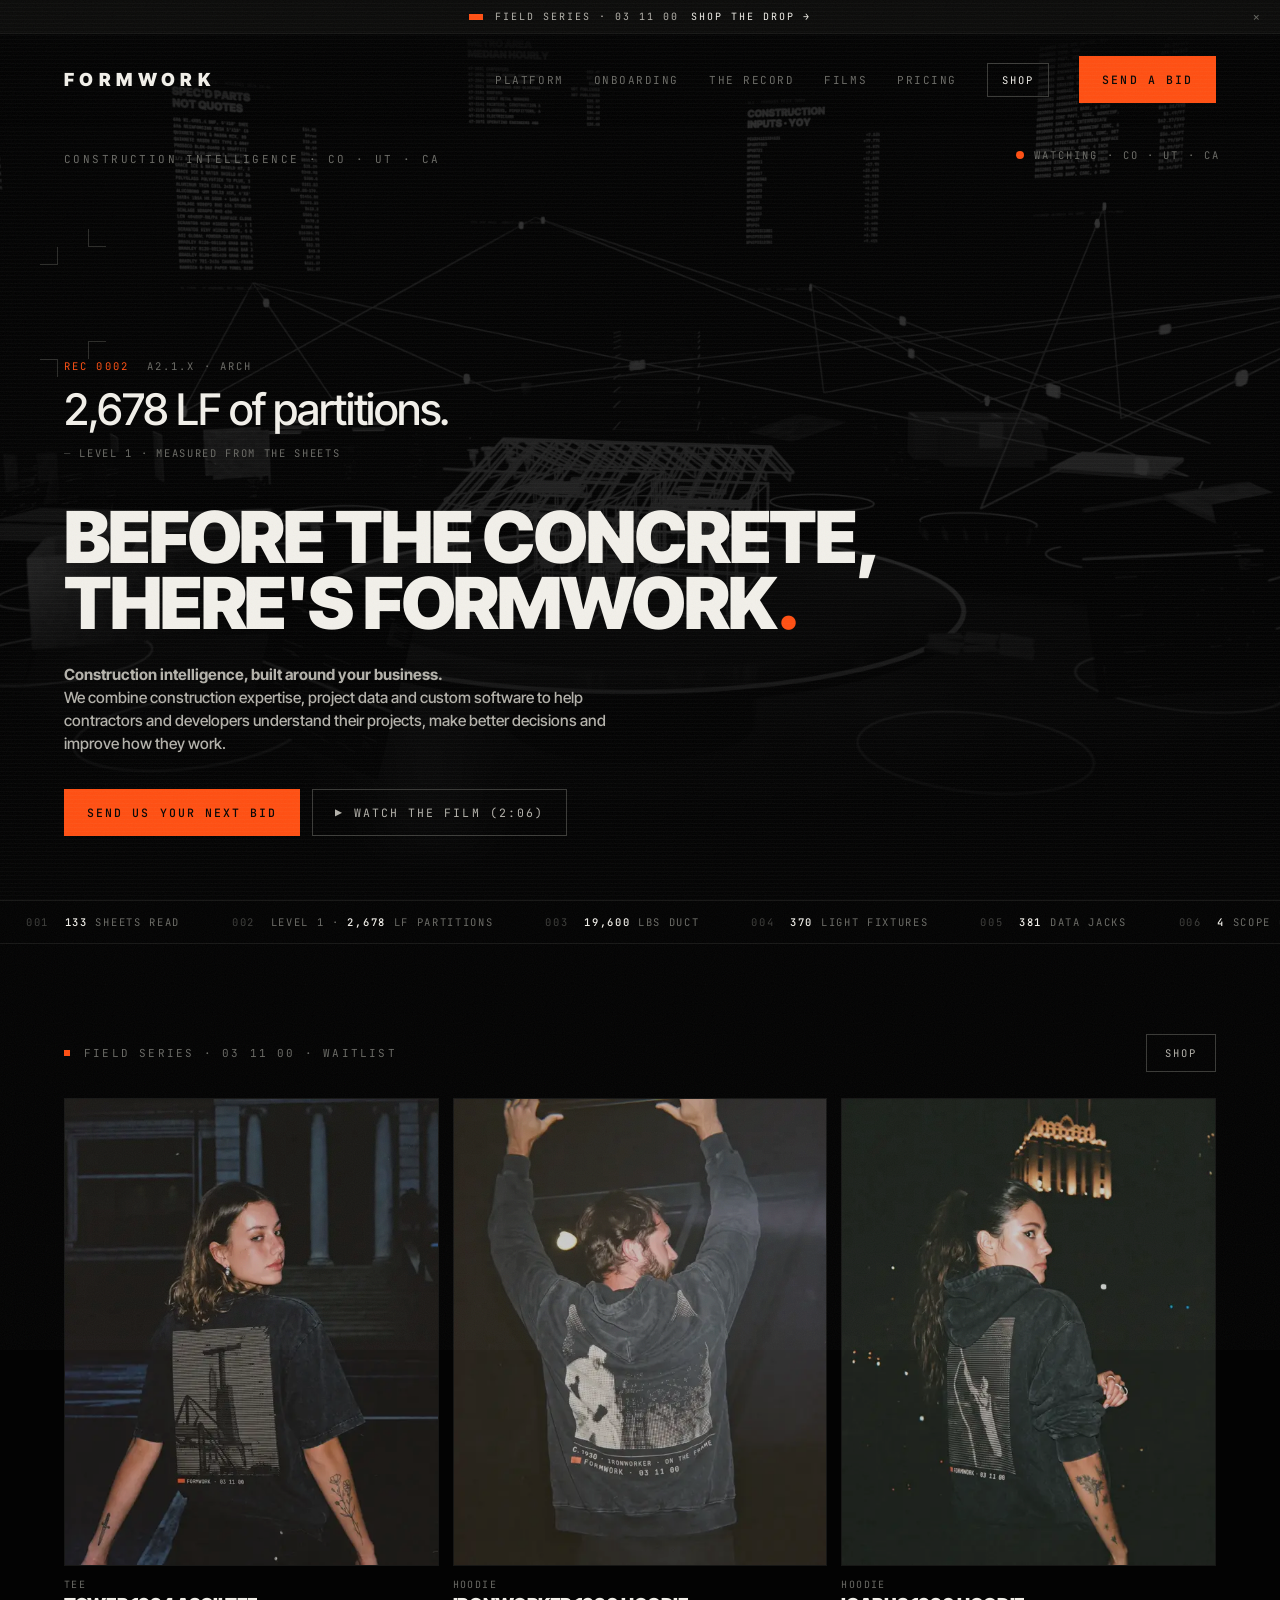
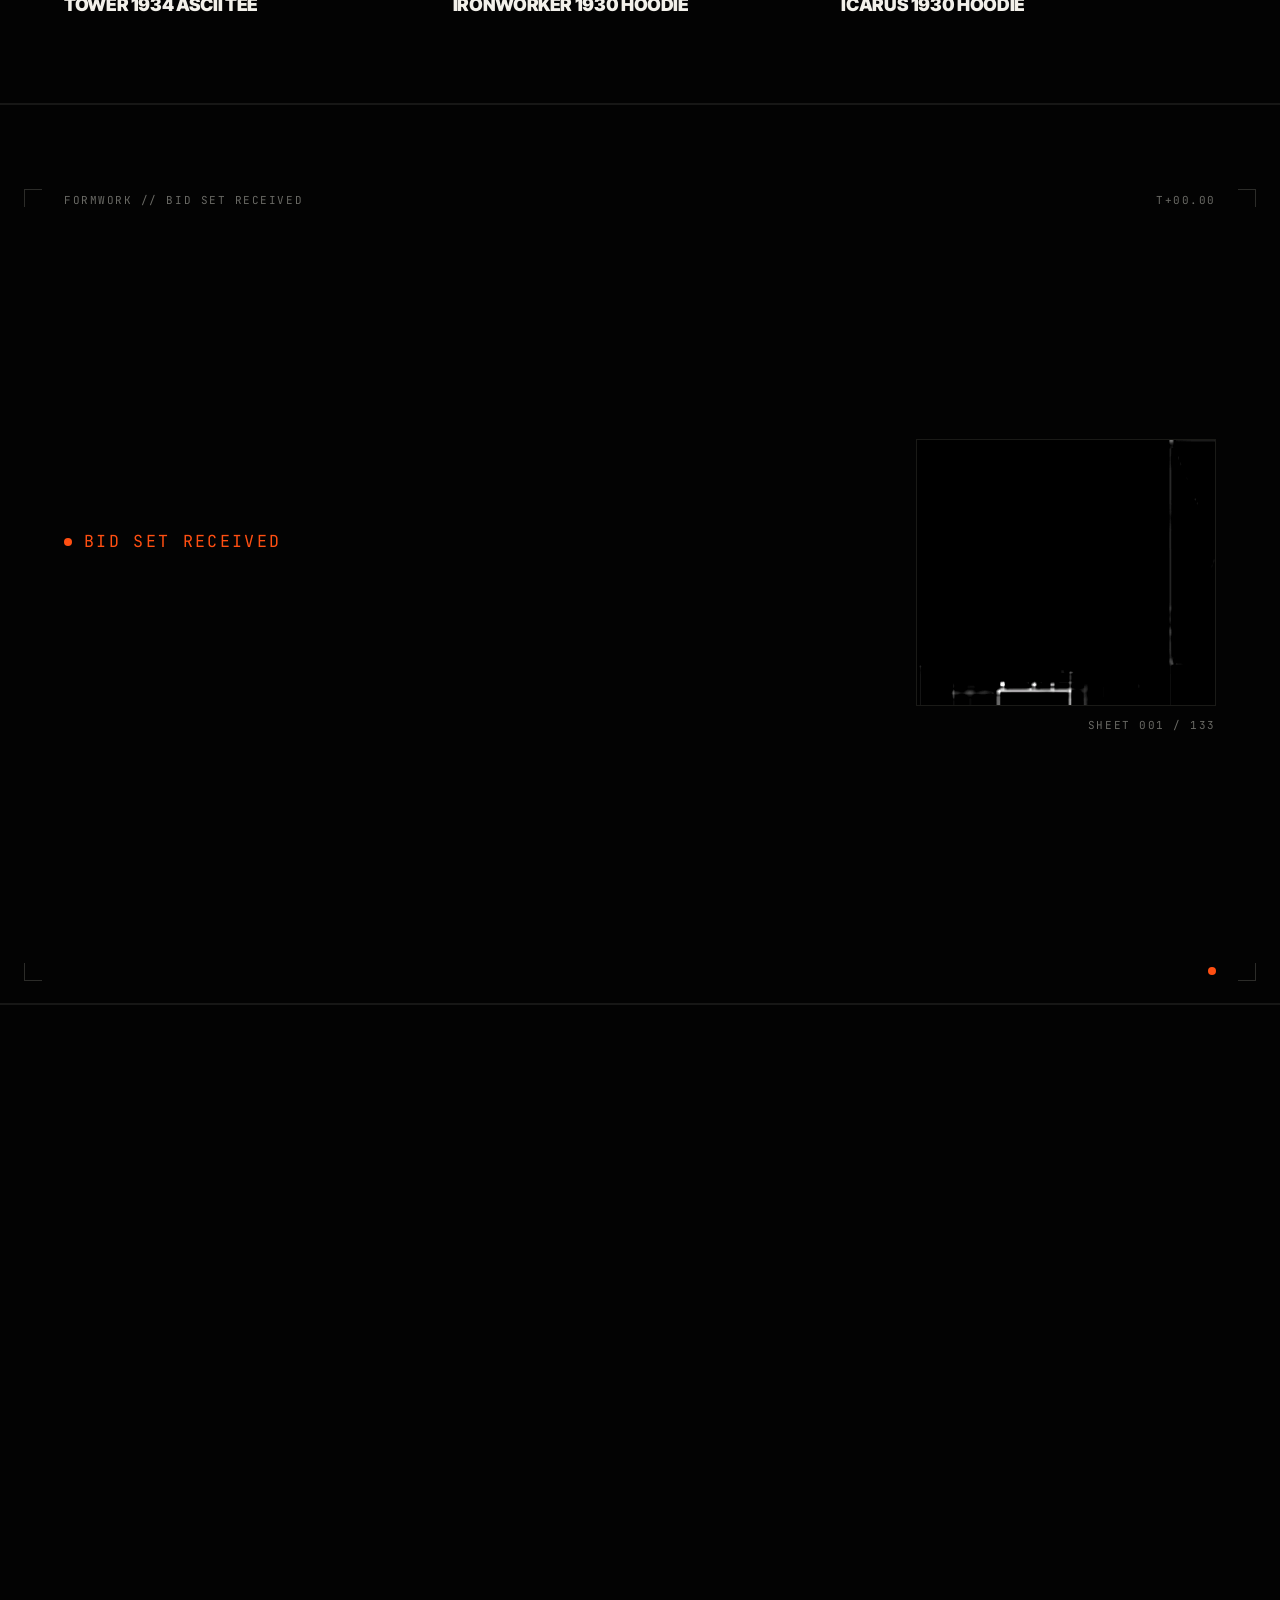
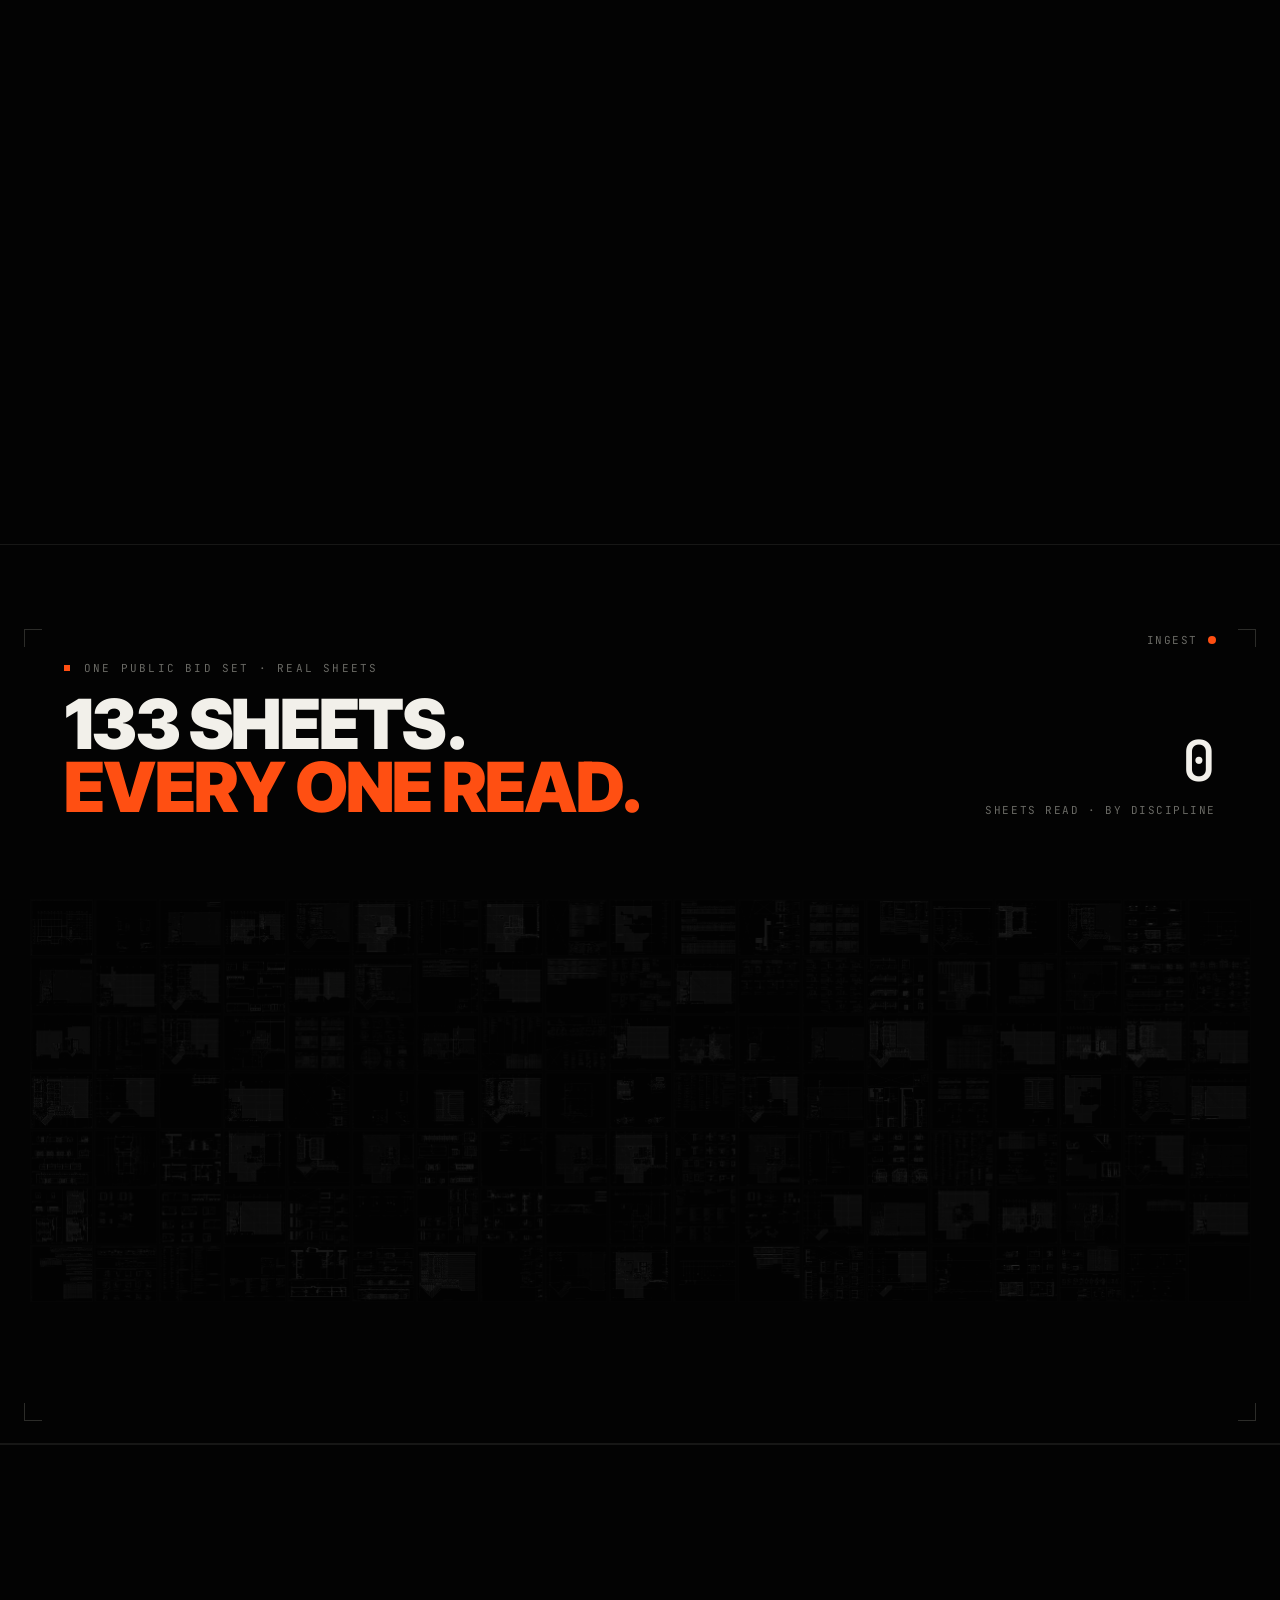
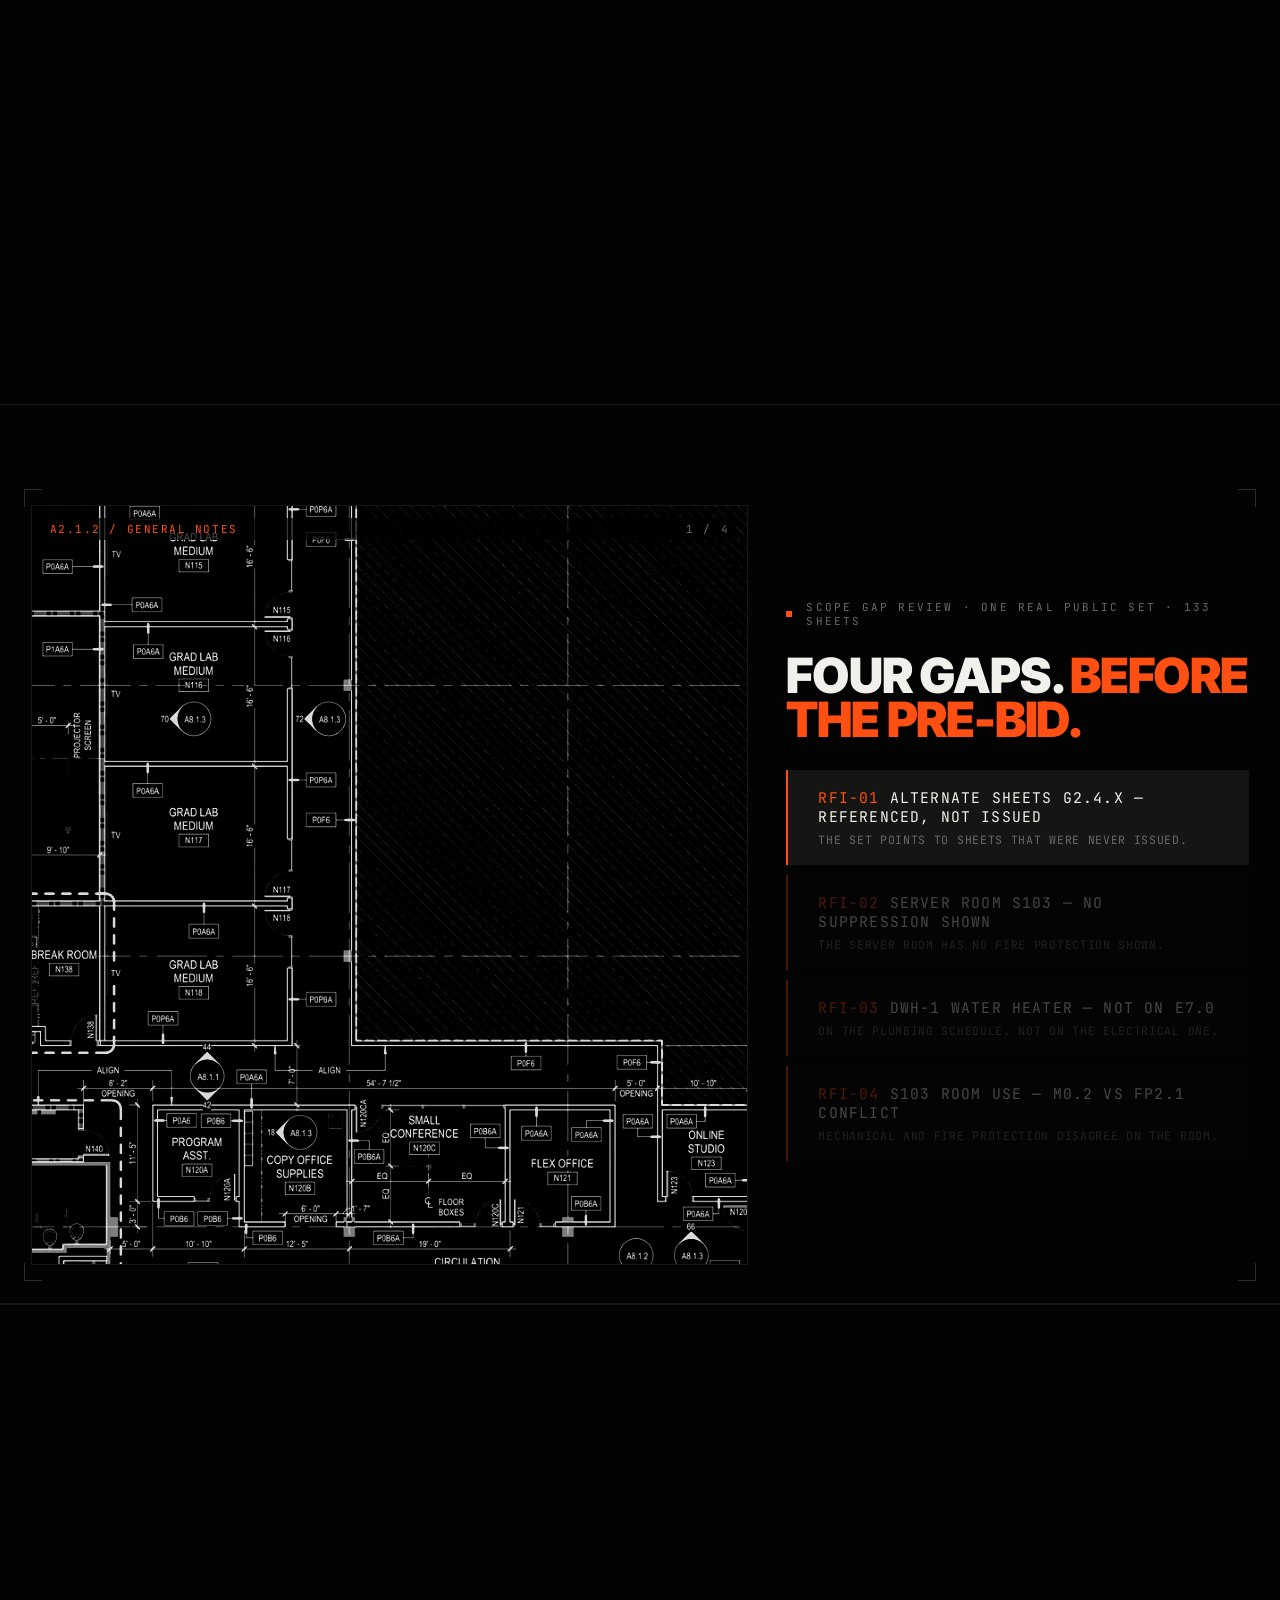
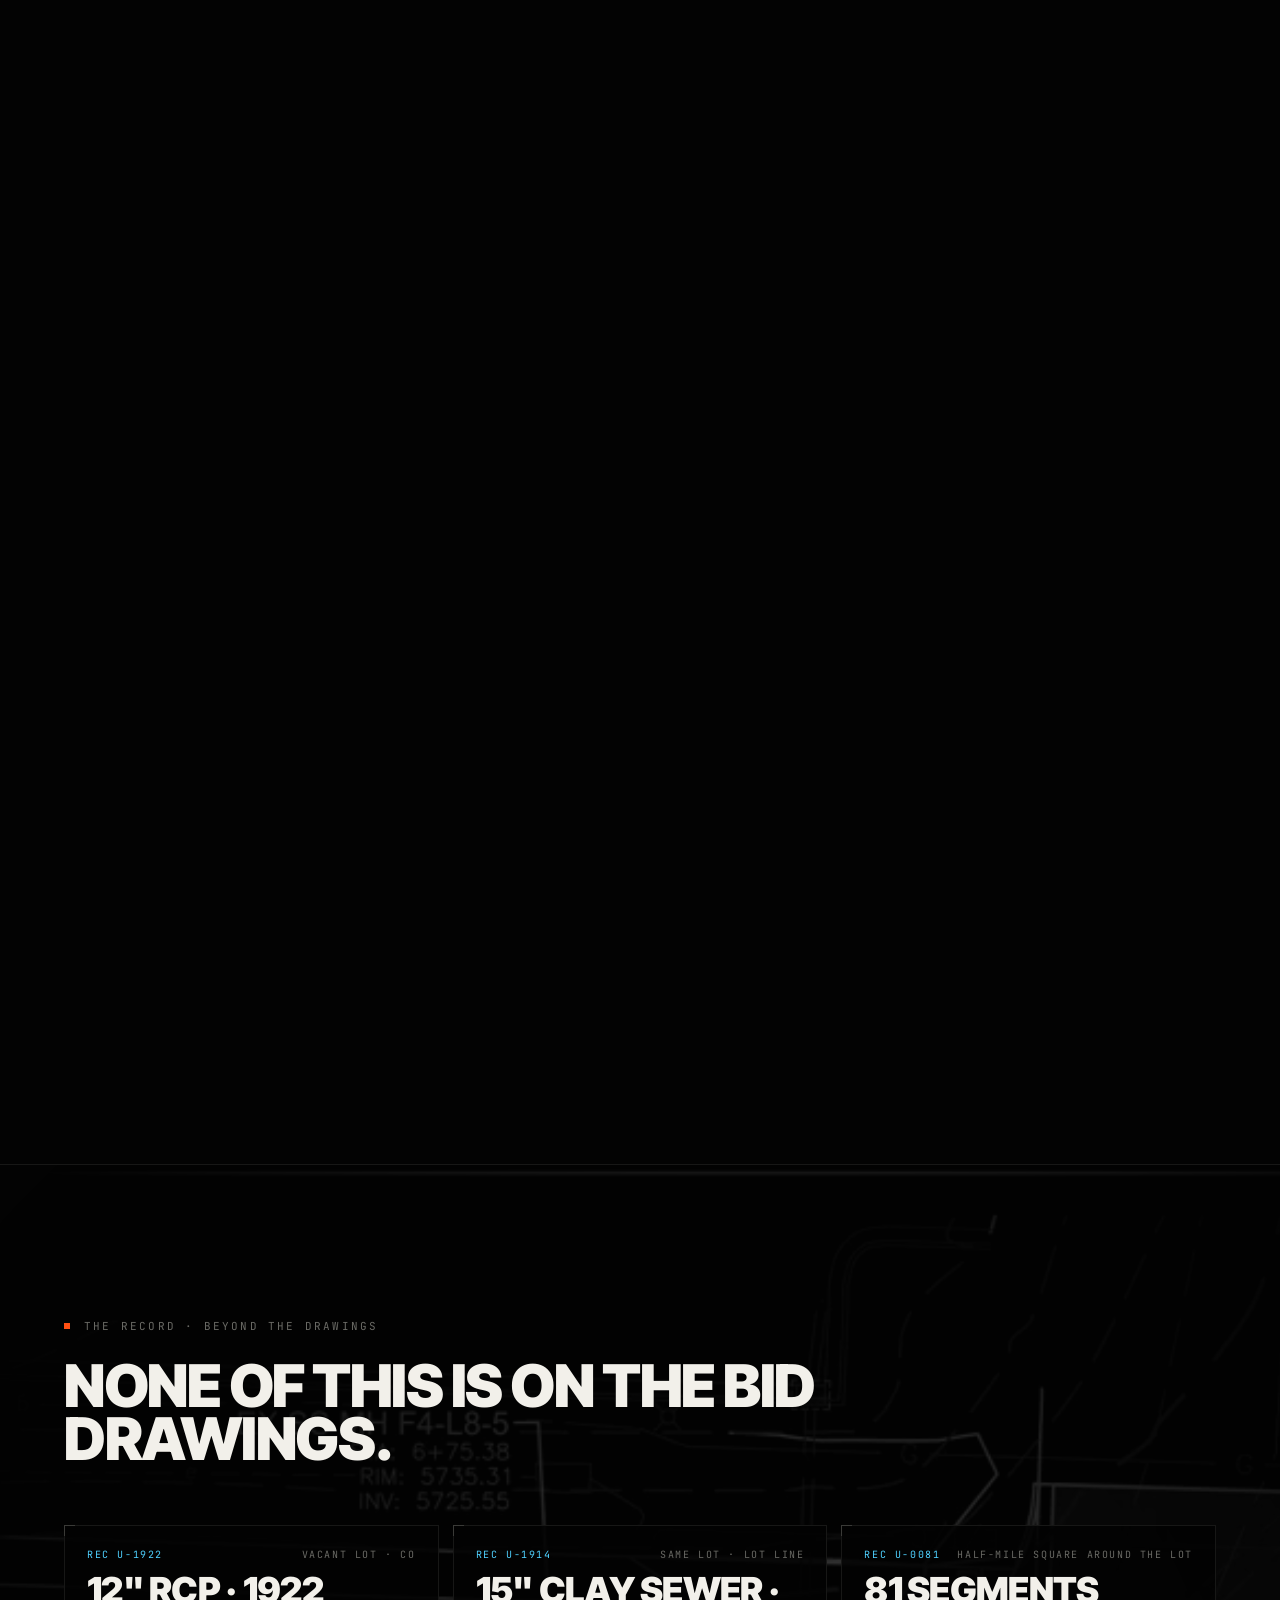
<file: index.html>
<!doctype html>
<html lang="en">
<head>
<meta charset="utf-8">
<meta name="viewport" content="width=device-width, initial-scale=1">
<title>Formwork — Before the concrete, there's Formwork.</title>
<meta name="description" content="Construction intelligence, built around your business. Formwork combines construction expertise, project data and custom software for contractors and developers.">
<meta property="og:title" content="Before the concrete, there's Formwork.">
<meta property="og:description" content="Construction intelligence, built around your business. Construction expertise, project data and custom software for contractors and developers.">
<meta property="og:type" content="website">
<meta property="og:site_name" content="Formwork">
<meta property="og:url" content="https://tryformwork.com/">
<meta property="og:image" content="https://tryformwork.com/og-image.png">
<meta name="twitter:card" content="summary_large_image">
<meta name="twitter:title" content="Before the concrete, there's Formwork.">
<meta name="twitter:description" content="Construction intelligence, built around your business. Construction expertise, project data and custom software.">
<meta name="twitter:image" content="https://tryformwork.com/og-image.png">
<meta name="theme-color" content="#030303">
<link rel="canonical" href="https://tryformwork.com/">
<link rel="icon" href="/fw-icon-v2.svg" type="image/svg+xml">
<link rel="alternate icon" href="/fw-icon-v2.ico" sizes="16x16 32x32">
<link rel="apple-touch-icon" href="/fw-touch-v2.png">
<link rel="manifest" href="/site.webmanifest">
<link rel="preconnect" href="https://fonts.googleapis.com">
<link rel="preconnect" href="https://fonts.gstatic.com" crossorigin>
<link href="https://fonts.googleapis.com/css2?family=Inter+Tight:wght@400;500;800;900&family=JetBrains+Mono:wght@400;500&display=swap" rel="stylesheet">
<link rel="preload" as="fetch" href="assets/a212.json" crossorigin>
<link rel="preload" as="fetch" href="assets/m21a.json" crossorigin>
<link rel="preload" as="image" href="assets/a212.webp" type="image/webp">
<script>document.documentElement.classList.add('js');try{if(localStorage.getItem('fw-ann-x')==='1')document.documentElement.classList.add('ann-x')}catch(e){}</script>
<link rel="stylesheet" href="assets/site.css">
<link rel="stylesheet" href="assets/hero-video.css">
</head>
<body>
<div class="ann" id="ann"><a href="shop.html" class="mono"><i class="tab" aria-hidden="true"></i><span>Field Series · 03 11 00</span><span class="go">Shop the drop →</span></a><button type="button" class="annx mono" id="annx" aria-label="Dismiss">✕</button></div>
<div id="flash" aria-hidden="true"></div>

<nav>
  <a href="#" class="wordmark" aria-label="Formwork home">FORMWORK</a>
  <div class="links">
    <a class="mono dim" href="platform.html">Platform</a>
    <a class="mono dim" href="onboarding.html">Onboarding</a>
    <a class="mono dim" href="#record">The record</a>
    <a class="mono dim" href="#films">Films</a>
    <a class="mono dim" href="#pricing">Pricing</a>
    <a class="btn navshop" href="shop.html">Shop</a>
    <a class="btn solid" href="#send">Send a bid</a>
  </div>
</nav>

<header class="hero hv hv-c">
  <div class="hv-media" aria-hidden="true"><video class="hv-video" muted loop playsinline preload="none" tabindex="-1"></video></div><i class="hv-scan" aria-hidden="true"></i>
  <i class="hud tl"></i><i class="hud tr"></i><i class="hud bl"></i><i class="hud br"></i>
  <div class="hudtxt l mono dim" aria-hidden="true"><span class="dot"></span><span>Watching · CO · UT · CA</span></div>
  <div class="hudtxt r mono dim" aria-hidden="true"><span data-hud-layer>A2.1.2 · Level 1 · Arch</span><span data-hud-t>T+00.00</span></div>

  <div class="tag mono dim">Construction intelligence · CO · UT · CA</div>
  <!-- one precise fact at a time; JS cycles through #facts (first item is the no-JS / reduced-motion state) -->
  <div class="facts" id="facts" aria-live="off">
    <div class="fact on"><div class="rid mono"><span class="orange">REC 0001</span><span class="dim">Public bid set · CO</span></div><p>We've read the bid set.</p><div class="src mono dim">133 sheets · 9 disciplines</div></div>
    <div class="fact"><div class="rid mono"><span class="orange">REC 0002</span><span class="dim">A2.1.x · Arch</span></div><p>2,678 LF of partitions.</p><div class="src mono dim">Level 1 · measured from the sheets</div></div>
    <div class="fact"><div class="rid mono"><span class="orange">REC 0003</span><span class="dim">FP2.1 · Room S103</span></div><p>The server room has no suppression shown.</p><div class="src mono dim">RFI-02 · drafted before the pre-bid</div></div>
    <div class="fact"><div class="rid mono"><span class="orange">REC 0004</span><span class="dim">P7.1 vs E7.0</span></div><p>DWH-1 is on the plumbing schedule. Not the electrical.</p><div class="src mono dim">6 kW · 208V/3Ø · no circuit</div></div>
    <div class="fact"><div class="rid mono"><span class="cyan">REC 0005</span><span class="dim">Vacant lot · CO · public record</span></div><p>A 12" concrete storm pipe from 1922 runs into the lot.</p><div class="src mono dim">City status: "planned removal" · public record</div></div>
    <div class="fact"><div class="rid mono"><span class="orange">REC 0006</span><span class="dim">Agreement §6 · CA</span></div><p>$1,000 a day, starting day 361.</p><div class="src mono dim">Liquidated damages · public bid set</div></div>
    <div class="fact"><div class="rid mono"><span class="cyan">REC 0007</span><span class="dim">EIA · weekly U.S. on-highway diesel</span></div><p>Diesel is up 84% since January.</p><div class="src mono dim">Wk of 2026-01-05 $3.477 → wk of 2026-09-28 $6.382</div></div>
  </div>

  <h1 class="slam now">Before the concrete, there's Formwork<span class="orange">.</span></h1>
  <p class="sub"><strong>Construction intelligence, built around your business.</strong><br>We combine construction expertise, project data and custom software to help contractors and developers understand their projects, make better decisions and improve how they work.</p>
  <div class="ctas">
    <a class="btn solid" href="#send">Send us your next bid</a>
    <button class="btn ghost hv-watch" type="button" data-film="assets/hero/howitworks.mp4" data-poster="assets/hero/howitworks.jpg">▶ Watch the film (2:06)</button>
  </div>
</header>

<div class="ticker mono dim" aria-hidden="true"><div class="track" id="track"></div></div>

<section id="merch" class="merch" aria-label="Shop · Field Series">
  <div class="mhead"><div class="label mono dim">Field Series · 03 11 00 · Waitlist</div><a class="btn ghost" href="shop.html">Shop</a></div>
  <div class="mgrid">
    <a class="mcard" href="shop.html#tower1934"><span class="mimg"><img src="assets/shop/tower1934-card.webp" alt="Tower 1934 ASCII Tee, back print, worn" width="540" height="675" loading="lazy" decoding="async"></span><span class="mm"><span class="mono dim">Tee</span><b>Tower 1934 ASCII Tee</b></span></a>
    <a class="mcard" href="shop.html#ironworker1930"><span class="mimg"><img src="assets/shop/ironworker1930-card.webp" alt="Ironworker 1930 Hoodie, back print, worn" width="540" height="675" loading="lazy" decoding="async"></span><span class="mm"><span class="mono dim">Hoodie</span><b>Ironworker 1930 Hoodie</b></span></a>
    <a class="mcard" href="shop.html#icarus1930"><span class="mimg"><img src="assets/shop/icarus1930-card.webp" alt="Icarus 1930 Hoodie, ASCII back print, worn" width="540" height="675" loading="lazy" decoding="async"></span><span class="mm"><span class="mono dim">Hoodie</span><b>Icarus 1930 Hoodie</b></span></a>
  </div>
</section>

<!-- ===== THE SEQUENCE: scroll-scrubbed beats ===== -->
<section id="seq" class="scrolly" aria-label="How a bid set gets read">
  <div class="stage">
    <i class="hud tl"></i><i class="hud tr"></i><i class="hud bl"></i><i class="hud br"></i>
    <div class="hudtxt tl mono dim" id="seqLabel">Formwork // Bid set received</div>
    <div class="hudtxt tr mono dim" id="seqT">T+00.00</div>
    <div class="hudtxt br"><span class="dot"></span></div>

    <div class="beat b1">
      <div class="term" aria-label="Bid set received: public bid set, Colorado, 133 sheets">
        <div class="hd"><span class="dot"></span>Bid set received</div>
        <div id="typed"></div>
      </div>
      <div class="flip"><div class="tile" id="flipTile"></div><div class="mono dim" id="flipNo">Sheet 001 / 133</div></div>
    </div>

    <div class="beat b2">
      <div class="mono orange usual-k">How it usually goes</div>
      <ul class="usual-l mono">
        <li>Addendum 4 drops the day before bid.</li>
        <li>Half the details say "verify in field."</li>
        <li>Firestopping: "by others."</li>
      </ul>
      <h2 class="slam big">Nobody reads all 133 sheets.</h2>
      <div class="dl"><div class="mono dim"><span>Addendum_04.pdf · posted 4:52 PM</span><span id="dlPct">3%</span></div><div class="track"><i id="dlBar"></i></div></div>
    </div>

    <div class="beat b3">
      <canvas id="seqCanvas" aria-hidden="true"></canvas>
      <div class="counts mono dim">
        <div><b data-c="2678">0</b><span class="orange">LF partitions</span></div>
        <div><b data-c="60">0</b><span>Openings</span></div>
        <div><b data-c="19600">0</b><span class="cyan">LBS duct</span></div>
        <div><b data-c="206">0</b><span class="cyan">Air devices</span></div>
        <div><b data-c="370">0</b><span>Light fixtures</span></div>
        <div><b data-c="381">0</b><span>Data jacks</span></div>
      </div>
      <div class="mono orange" style="font-size:12px;margin-bottom:14px">We did</div>
      <h2 class="slam big">Every wall. Every duct.</h2>
    </div>

    <div class="beat b4">
      <div class="rowsw"><div class="rows" id="rows"></div><div class="mono dim est">Estimate structure · sample · not a bid</div></div>
      <h2 class="slam priced">Scope, organized.</h2>
    </div>

    <div class="beat b5">
      <div class="rfis" id="seqRfis"></div>
      <h2 class="slam mid">Four things the drawings <span class="orange">don't say.</span></h2>
    </div>

    <div class="beat b6"><h2 class="slam c big" style="color:var(--mute)">We've read the set.</h2></div>
    <div class="beat b6"><h2 class="slam c big" style="color:var(--mute)">We know what's missing.</h2></div>
    <div class="beat b6"><h2 class="slam c big">Before the concrete, there's Formwork<span class="orange">.</span></h2></div>

    <div class="bar"><i id="seqBar"></i></div>
  </div>
</section>

<!-- ===== 133 SHEETS: thumbnail wall sorts itself into disciplines ===== -->
<section id="sheets" class="scrolly" aria-label="133 sheets sorted by discipline">
  <div class="stage">
    <i class="hud tl"></i><i class="hud tr"></i><i class="hud bl"></i><i class="hud br"></i>
    <div class="hudtxt tr"><span class="mono dim" id="wallState">Ingest</span><span class="dot"></span></div>
    <div class="head">
      <div><div class="label mono dim">One public bid set · real sheets</div><h2 class="slam">133 sheets. <span class="orange">Every one read.</span></h2></div>
      <div class="count"><b id="wallCount">0</b><span class="mono dim">Sheets read · by discipline</span></div>
    </div>
    <div class="wall" id="wall" role="img" aria-label="Thumbnails of all 133 sheets: General 4, Structural 1, Architectural 44, Fire 2, Plumbing 8, Mechanical 22, Electrical 27, Technology 20, Security 5"></div>
    <div class="bar"><i id="wallBar"></i></div>
  </div>
</section>

<!-- ===== SCOPE GAPS: zoom into the real sheets ===== -->
<section id="gaps" class="scrolly" aria-label="Scope gaps found in the drawings">
  <div class="stage">
    <i class="hud tl"></i><i class="hud tr"></i><i class="hud bl"></i><i class="hud br"></i>
    <div class="gapgrid">
      <div class="viewer" id="viewer">
        <div class="vt mono"><span class="orange" id="vSheet">A2.1.2 / General notes</span><span class="dim" id="vStep">1 / 4</span></div>
        <div class="vin" id="vIn"><img id="vImg" src="assets/sheets/g1.webp" alt="Crop of the drawing sheet behind the active RFI" width="800" height="1422" decoding="async"><svg viewBox="0 0 800 1422" id="vSvg" aria-hidden="true"></svg></div>
        <div class="flag mono" id="vFlag"></div>
      </div>
      <div class="gapside">
        <div class="label mono dim">Scope gap review · one real public set · 133 sheets</div>
        <h2 class="slam">Four gaps. <span class="orange">Before the pre-bid.</span></h2>
        <div id="gapCards"></div>
      </div>
    </div>
    <div class="bar"><i id="gapBar"></i></div>
  </div>
</section>

<!-- ===== THE RECORD: sourced facts, beyond the drawings ===== -->
<section id="record" class="record">
  <div class="tex" style="background-image:url(assets/tex/sewer.webp)" aria-hidden="true"></div>
  <div class="label mono dim reveal">The record · beyond the drawings</div>
  <h2 class="slam">None of this is on the bid drawings.</h2>
  <div class="dossier">
    <article class="rec reveal"><div class="rh mono"><span class="cyan">REC U-1922</span><span class="dim">Vacant lot · CO</span></div><b>12" RCP · 1922</b><p>City-owned storm main. Runs into the lot. City status: <em>"planned removal."</em></p><div class="rs mono dim">Src · city storm main records · public</div></article>
    <article class="rec reveal"><div class="rh mono"><span class="cyan">REC U-1914</span><span class="dim">Same lot · lot line</span></div><b>15" clay sewer · 1914</b><p>Private. 112 years old. No liner on record.</p><div class="rs mono dim">Src · city sanitary records · public</div></article>
    <article class="rec reveal"><div class="rh mono"><span class="cyan">REC U-0081</span><span class="dim">Half-mile square around the lot</span></div><b>81 segments</b><p>Sewer and storm pipe over 100 years old.</p><div class="rs mono dim">Age = 2026 − install year</div></article>
    <article class="rec reveal"><div class="rh mono"><span class="orange">REC E-2423</span><span class="dim">Earthwork volume table · CA</span></div><b>~242,300 CY</b><p>Of cut. Before a single scraper is priced.</p><div class="rs mono dim">Src · public bid set</div></article>
    <article class="rec reveal"><div class="rh mono"><span class="orange">REC C-0006</span><span class="dim">Agreement §6 · CA</span></div><b>$1,000 / day</b><p>Liquidated damages after day 360. Thirty days late is $30,000.</p><div class="rs mono dim">Src · project manual · public bid set</div></article>
    <article class="rec reveal"><div class="rh mono"><span class="orange">REC F-1935</span><span class="dim">City fee schedule · eff. 01/15/2026 · CA</span></div><b>$19,356 / unit</b><p>Residential sewer impact fee. Not on any sheet. Owner's cost, collected at permit, connection or occupancy depending on the city. 120 units = $2.3M.</p><div class="rs mono dim">Src · development impact fee schedule</div></article>
    <article class="rec reveal wide"><div class="rh mono"><span class="cyan">REC M-0084</span><span class="dim">EIA · weekly U.S. on-highway No. 2 diesel · retail</span></div><b>Diesel +84% since Jan 2026</b><p>$3.477 the week of 2026-01-05. $6.382 the week of 2026-09-28. Record: $6.53, week of 9/21. If your cost book was printed in January, it is already wrong.</p><div class="rs mono dim">Src · U.S. Energy Information Administration · weekly retail diesel · wk 2026-01-05 $3.477 → wk 2026-09-28 $6.382</div></article>
  </div>
</section>

<!-- ===== HOW IT USUALLY GOES: the familiar pattern ===== -->
<section id="usual" class="usual">
  <div class="label mono dim reveal">How it usually goes · the familiar pattern</div>
  <ol class="pattern">
    <li class="reveal"><span class="mono dim">01</span>The engineer of record is two time zones away, running nine other jobs.</li>
    <li class="reveal"><span class="mono dim">02</span>Nobody walked the lot.</li>
    <li class="reveal"><span class="mono dim">03</span>The survey is from 2009. The geotech stopped at 15 feet.</li>
    <li class="reveal"><span class="mono dim">04</span>Utilities: <q>Locate prior to excavation.</q></li>
    <li class="reveal"><span class="mono dim">05</span>Addendum 4 drops the day before bid.</li>
    <li class="reveal"><span class="mono dim">06</span>The low sub excluded firestopping. <span class="redact" aria-label="redacted">██████████</span></li>
  </ol>
  <div class="usual-end reveal">
    <h2 class="slam">You find it with the excavator bucket.</h2>
    <h2 class="slam dimh">Or you find it now.</h2>
  </div>
</section>

<div class="ctawrap"><div class="ctastrip reveal"><div class="t">Before the concrete, there's Formwork. <span class="dim">Send us your next bid.</span></div><div class="row"><a class="btn solid" href="#send">Send a bid</a><a class="btn ghost" href="#call" data-book>Book a call</a></div></div></div>

<section id="services">
  <div class="label mono dim reveal">Services · CO · UT · CA</div>
  <h2 class="slam">What we read. What you get back.</h2>
  <div class="svc">
    <div class="reveal">
      <div class="mini" data-mini="feed" data-label="Public bids / tracked"></div>
      <div class="k mono"><span class="orange">01 / Bid Watch</span><span class="dim">Ongoing</span></div><h3>The boards you bid.</h3><p>Public agency portals and plan rooms across Colorado, Utah and California, tracked and matched to your trades.</p><div class="meta mono dim">Agency portals · plan rooms</div>
    </div>
    <div class="reveal">
      <div class="mini" data-mini="duct" data-label="M2.1A / ductwork"></div>
      <div class="k mono"><span class="orange">02 / Quantities &amp; Estimate</span><span class="dim">Per bid</span></div><h3>Traced to the sheet.</h3><p>Every wall, opening, duct, fixture and device. Measured, priced by CSI division, in your format.</p><div class="meta mono dim">Markups · CSI estimate · your template</div>
    </div>
    <div class="reveal">
      <div class="mini" data-mini="zoom:g3" data-label="P7.1 / schedules" data-chip="DWH-1 — no circuit on E7.0"></div>
      <div class="k mono"><span class="orange">03 / Scope Gap Review</span><span class="dim">Before pre-bid</span></div><h3>RFIs before the pre-bid.</h3><p>Missing sheets. Unscheduled equipment. Disciplines that disagree. Written up while there's still time to ask.</p><div class="meta mono dim">4 gaps found in one 133-sheet set</div>
    </div>
    <div class="reveal">
      <div class="mini" data-mini="lvl" data-label="Bid day / 7 subs"></div>
      <div class="k mono"><span class="orange">04 / Bid Leveling</span><span class="dim">Bid day</span></div><h3>The low bid isn't the low bid.</h3><p>Sub numbers leveled against our quantities. Exclusions exposed. Plugs where coverage is thin.</p><div class="meta mono dim">Scope sheets · plugs · alternates</div>
    </div>
    <div class="reveal">
      <div class="mini" data-mini="bars" data-label="Bid results / public record"></div>
      <div class="k mono"><span class="orange">05 / Bid Intel</span><span class="dim">Public record</span></div><h3>Know the room.</h3><p>Public bid results, tracked. Who bid, how low, how often they win.</p><div class="meta mono dim">Bidders · spreads · hit rates</div>
    </div>
    <div class="reveal">
      <div class="mini" data-mini="gmp" data-label="E5.1 / one-line"></div>
      <div class="k mono"><span class="orange">06 / Owner-Side</span><span class="dim">Owners · developers</span></div><h3>Check the math before you sign it.</h3><p>Independent estimates, GMP review and draw reviews, from your side of the table.</p><div class="meta mono dim">Budget · GMP · lender draws</div>
    </div>
  </div>
  <div class="reveal svcfoot"><span class="mono dim">Project analysis · Connected data · Custom workflows</span><a class="btn ghost" href="platform.html">Explore our capabilities</a></div>
</section>

<section id="films">
  <div class="label mono dim reveal" id="reports">Films · evidence on film</div>
  <h2 class="slam">Watch what we see.</h2>
  <div class="fgrid reveal">
    <button class="fcard" type="button" data-film="assets/films/vision.mp4" data-poster="assets/films/vision.jpg"><span class="ph"><img src="assets/films/vision-t.webp" alt="" loading="lazy" decoding="async" width="640" height="360"><i class="pl mono">▶</i></span><span class="fm mono"><span class="dim">F-00 · 0:38</span><b>Before the concrete</b></span></button>
    <button class="fcard" type="button" data-film="assets/films/fullscope.mp4" data-poster="assets/films/fullscope.jpg"><span class="ph"><img src="assets/films/fullscope-t.webp" alt="" loading="lazy" decoding="async" width="640" height="360"><i class="pl mono">▶</i></span><span class="fm mono"><span class="dim">F-01 · 0:28</span><b>Full scope</b></span></button>
    <button class="fcard" type="button" data-film="assets/films/fullscope-es.mp4" data-poster="assets/films/fullscope-es.jpg" lang="es"><span class="ph"><img src="assets/films/fullscope-es-t.webp" alt="" loading="lazy" decoding="async" width="640" height="360"><i class="pl mono">▶</i></span><span class="fm mono"><span class="dim">F-01 · 0:26 · En español</span><b>Alcance completo</b></span></button>
    <button class="fcard" type="button" data-film="assets/films/assembly-ep01.mp4" data-poster="assets/films/assembly-ep01.jpg"><span class="ph"><img src="assets/films/assembly-ep01-t.webp" alt="" loading="lazy" decoding="async" width="640" height="360"><i class="pl mono">▶</i></span><span class="fm mono"><span class="dim">F-02 · Assembly series · Ep 01 · 0:34</span><b>Dirt</b></span></button>
    <button class="fcard" type="button" data-film="assets/films/assembly-ep02.mp4" data-poster="assets/films/assembly-ep02.jpg"><span class="ph"><img src="assets/films/assembly-ep02-t.webp" alt="" loading="lazy" decoding="async" width="640" height="360"><i class="pl mono">▶</i></span><span class="fm mono"><span class="dim">F-03 · Assembly series · Ep 02 · 0:32</span><b>Duct</b></span></button>
    <button class="fcard" type="button" data-film="assets/films/volatile.mp4" data-poster="assets/films/volatile.jpg"><span class="ph"><img src="assets/films/volatile-t.webp" alt="" loading="lazy" decoding="async" width="640" height="360"><i class="pl mono">▶</i></span><span class="fm mono"><span class="dim">F-04 · 0:27 · New</span><b>Volatile</b></span></button>
  </div>
</section>

<section id="operate">
  <div class="label mono dim reveal">How we operate</div>
  <h2 class="slam">Construction judgment. Connected tools.</h2>
  <div class="principles">
    <div class="reveal"><h4>Sourced</h4><p>Every number points to a sheet, a clause, a fee schedule or a public record. If we can't source it, we don't say it.</p></div>
    <div class="reveal"><h4>Human-reviewed</h4><p>Machines do the counting. An estimator reviews every number before it leaves.</p></div>
    <div class="reveal"><h4>Built around your team</h4><p>We work with your team to connect project information and develop custom tools around the work. The scope, pilot and review process are agreed before implementation.</p></div>
  </div>
</section>

<section class="tagline">
  <div class="tex" style="background-image:url(assets/tex/grading.webp)" aria-hidden="true"></div>
  <div class="row">
    <h2 class="slam">Before the concrete,<br>there's Formwork<span class="orange">.</span></h2>
    <p class="reveal">The drawings. The spec book. The fee schedule. The ground under the lot. Read before you price.</p>
  </div>
</section>

<section id="pricing">
  <div class="label mono dim reveal">Pricing</div>
  <h2 class="slam">Priced by scope.</h2>
  <div class="tiers reveal">
    <div class="tier"><div class="mono dim tk">Start here</div><h3>Gap Check</h3><div class="price">$0</div><p>Send one set. We send back the scope gaps and RFIs we find. That's all.</p><a class="btn ghost" href="send.html?want=gap">Send the set</a></div>
    <div class="tier"><div class="mono dim tk">Subs · one trade</div><h3>Trade Scope</h3><div class="price">$750<small> + / scope</small></div><ul><li>Quantities + markups, one trade</li><li>Scope-gap notes for that trade</li><li>In your takeoff format</li></ul><a class="btn ghost" href="send.html?want=scope">Send the set</a></div>
    <div class="tier hot"><div class="mono orange tk">GCs · whole set</div><h3>Full Bid Package</h3><div class="price">Quoted<small> on receipt</small></div><ul><li>Quantities, every division</li><li>CSI estimate with markups</li><li>RFIs before the pre-bid</li><li>Re-run on the last addendum</li></ul><a class="btn solid" href="send.html?want=package">Send a bid</a></div>
    <div class="tier"><div class="mono dim tk">Owners &amp; developers</div><h3>Owner-Side</h3><div class="price">Custom</div><ul><li>Budget &amp; design-phase estimates</li><li>GMP and bid leveling review</li><li>Lender cost &amp; draw reviews</li></ul><a class="btn ghost" href="send.html?want=owner">Send the GMP</a></div>
  </div>
  <p class="tiernote mono dim reveal">Bidding every week? Bid Desk: a monthly allotment from $3K / mo. <a href="#call" data-book>Talk to us</a></p>
</section>

<section id="send">
  <div class="label mono dim reveal">Bid set intake · no account</div>
  <h2 class="slam">Send us your next bid.</h2>
  <p class="lede reveal">We'll tell you what's missing.</p>
  <div class="intake-wrap">
    <div class="intake" data-intake><noscript><p>Email the plan-room link and bid date to <a class="orange" href="mailto:hello@tryformwork.com">hello@tryformwork.com</a>.</p></noscript></div>
    <aside class="cal" id="call">
      <div class="mono dim ititle"><span class="dot"></span>Rather talk it through?</div>
      <h3>Fifteen minutes.</h3>
      <p>Walk us through the bid, your trades and how you price. We'll tell you what we'd flag.</p>
      <!-- TODO(owner): set CAL_URL in assets/site.js to swap this placeholder for the Cal.com embed -->
      <div class="calbox" data-cal><div><div class="mono dim" style="font-size:11px">Calendar link coming</div><p class="calnote">Until then, email us and we'll set a time.</p><a class="btn ghost" href="mailto:hello@tryformwork.com?subject=Book%20a%20call%20%E2%80%94%20Formwork" data-book>Email to book</a></div></div>
    </aside>
  </div>
</section>

<footer class="mono dim">
  <div class="wordmark" style="color:var(--ink)">FORMWORK</div>
  <div class="brandline">Before the concrete, there's Formwork.</div>
  <a href="send.html" class="orange">Send us your next bid →</a>
  <div class="fl" role="navigation" aria-label="Footer"><a href="platform.html">Platform</a><a href="onboarding.html">Onboarding</a><a href="shop.html">Shop</a><a href="send.html">Send a bid</a><a href="#call">Book a call</a></div>
  <div class="socials"><a href="https://www.linkedin.com/company/tryformwork" target="_blank" rel="noopener" aria-label="Formwork on LinkedIn">LinkedIn</a><a href="https://www.instagram.com/tryformwork" target="_blank" rel="noopener" aria-label="Formwork on Instagram">Instagram</a><a href="https://www.facebook.com/profile.php?id=100092640950179" target="_blank" rel="noopener" aria-label="Formwork on Facebook">Facebook</a></div>
  <div>Watching · CO · UT · CA · tryformwork.com · © <span data-year></span> Formwork</div>
</footer>
<div class="mbar" id="mbar"><a class="solid" href="#send">Send a bid</a><a href="#call" data-book>Book a call</a></div>

<div class="modal" id="modal" role="dialog" aria-modal="true" aria-label="Video player"><button class="x mono dim" id="close" type="button">Close ✕</button><video id="film" controls playsinline preload="none"></video></div>

<script src="assets/site.js" defer></script>
<script src="assets/hero-video.js" defer></script>
</body>
</html>
</file>
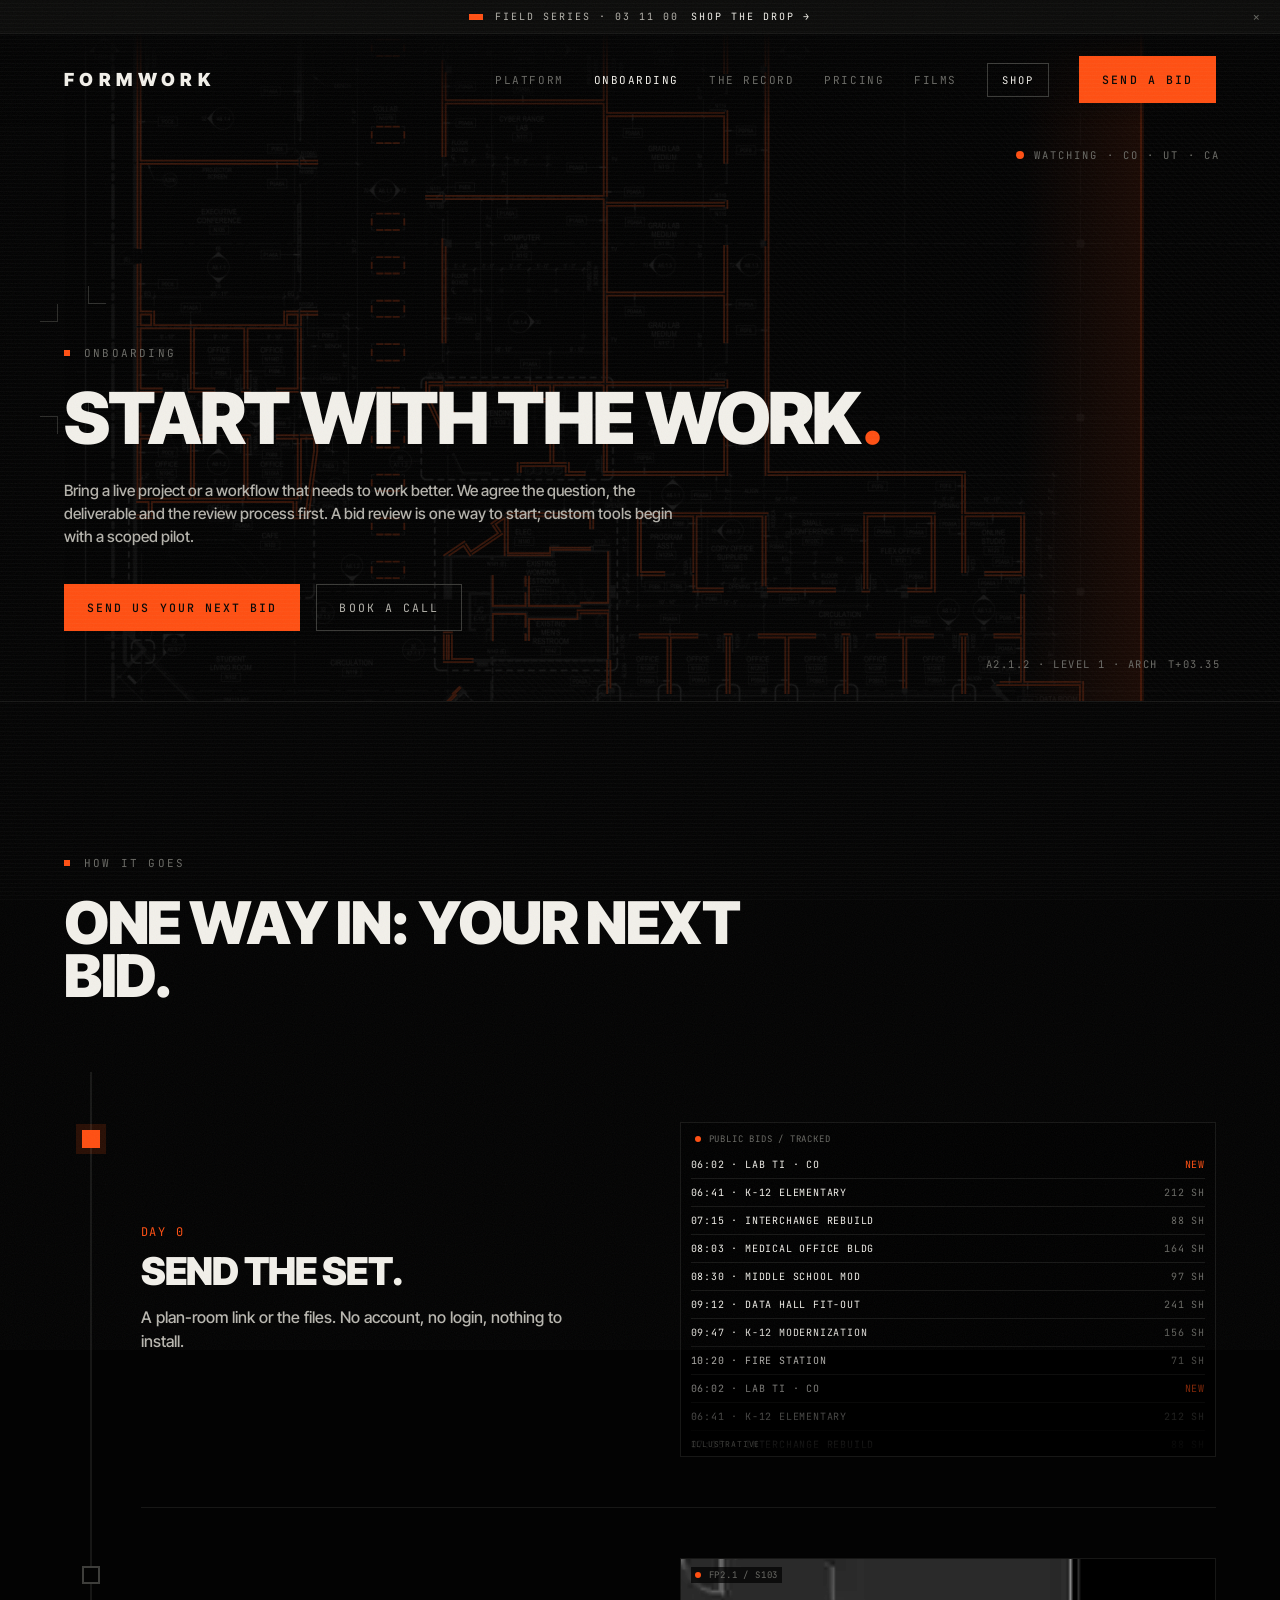
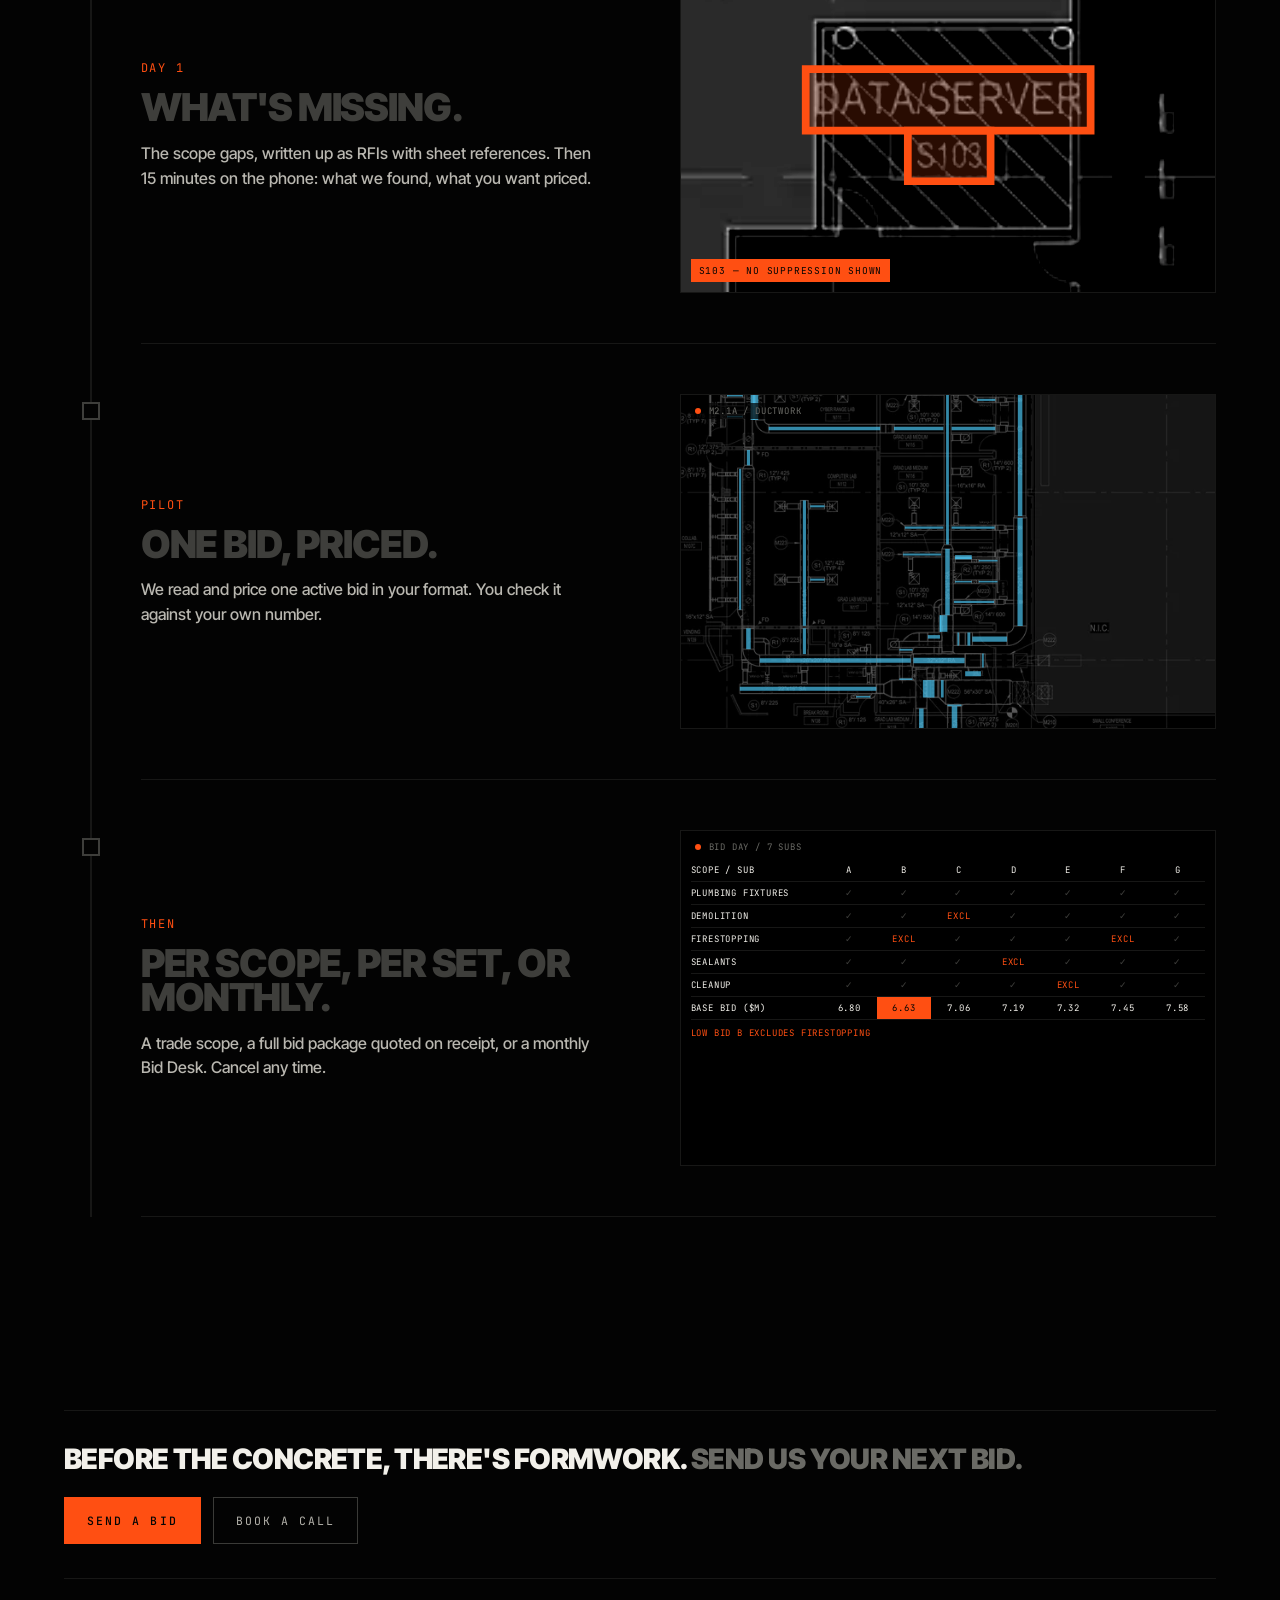
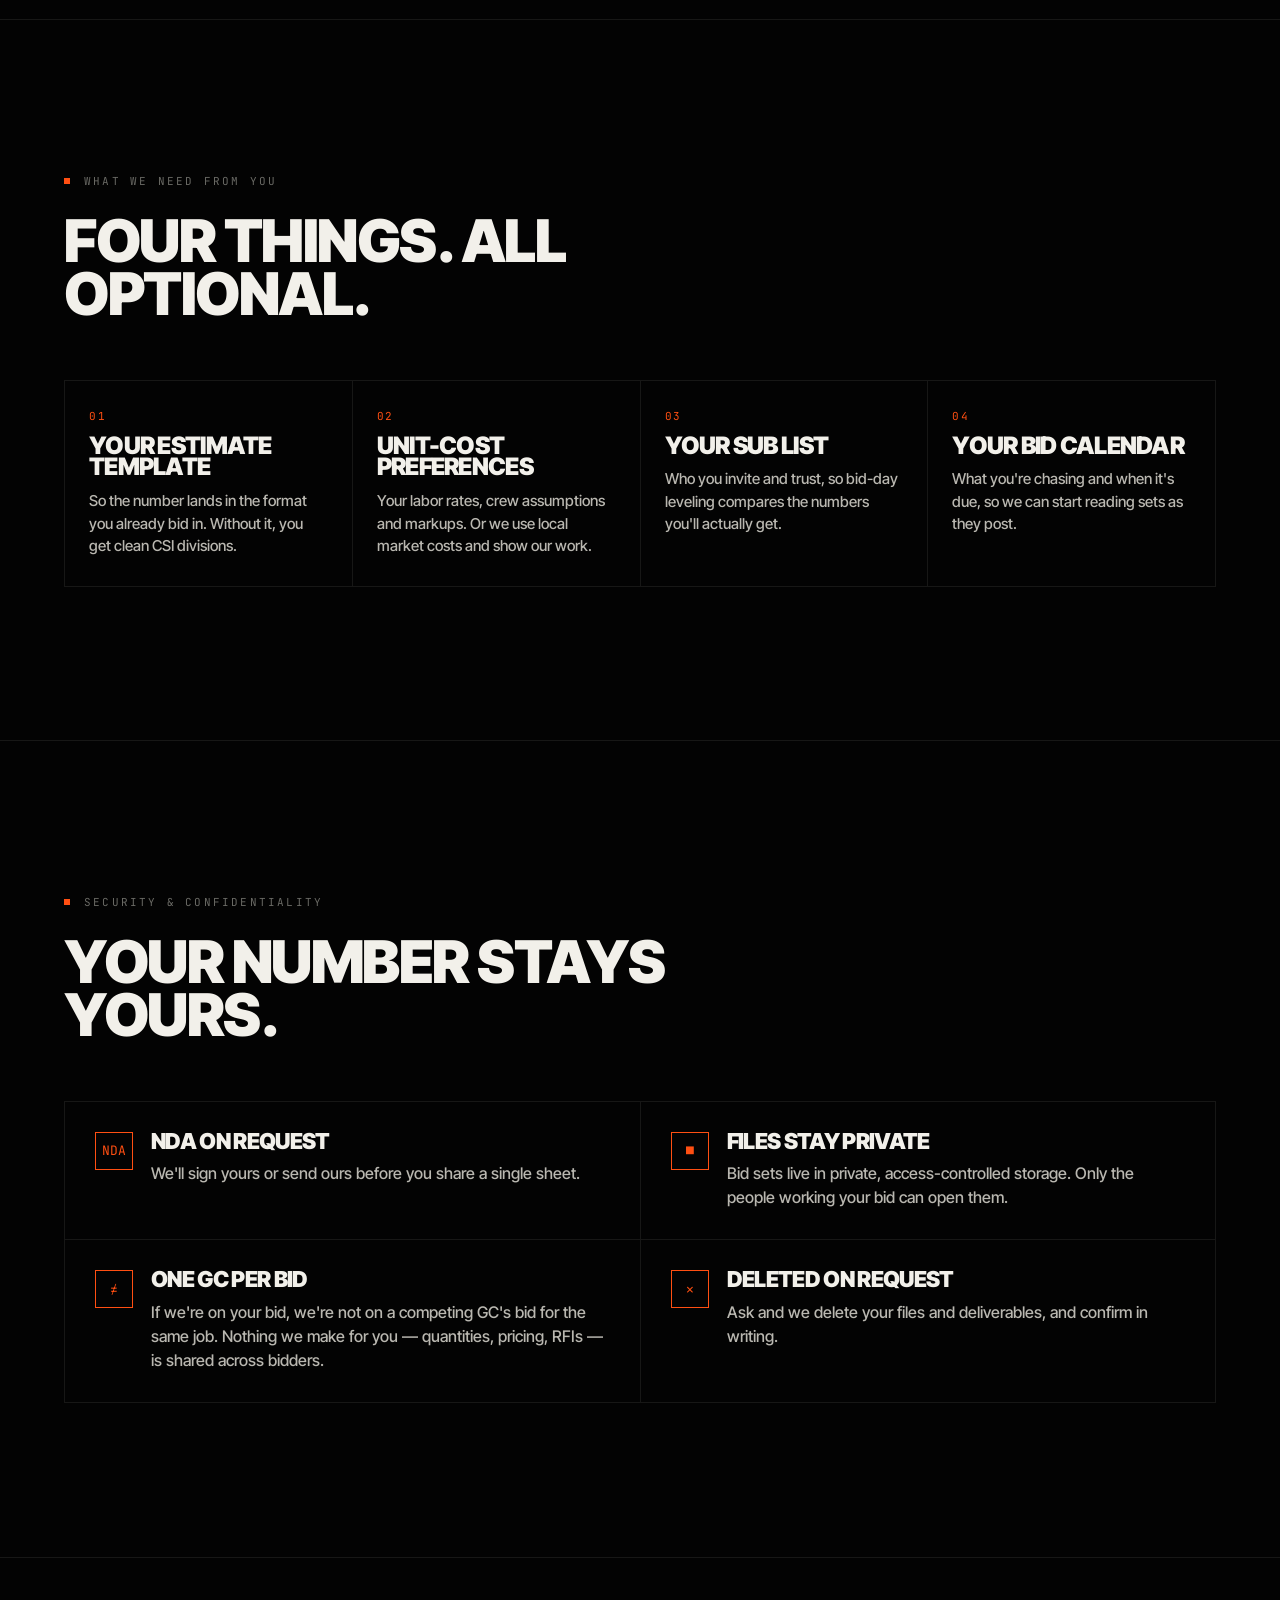
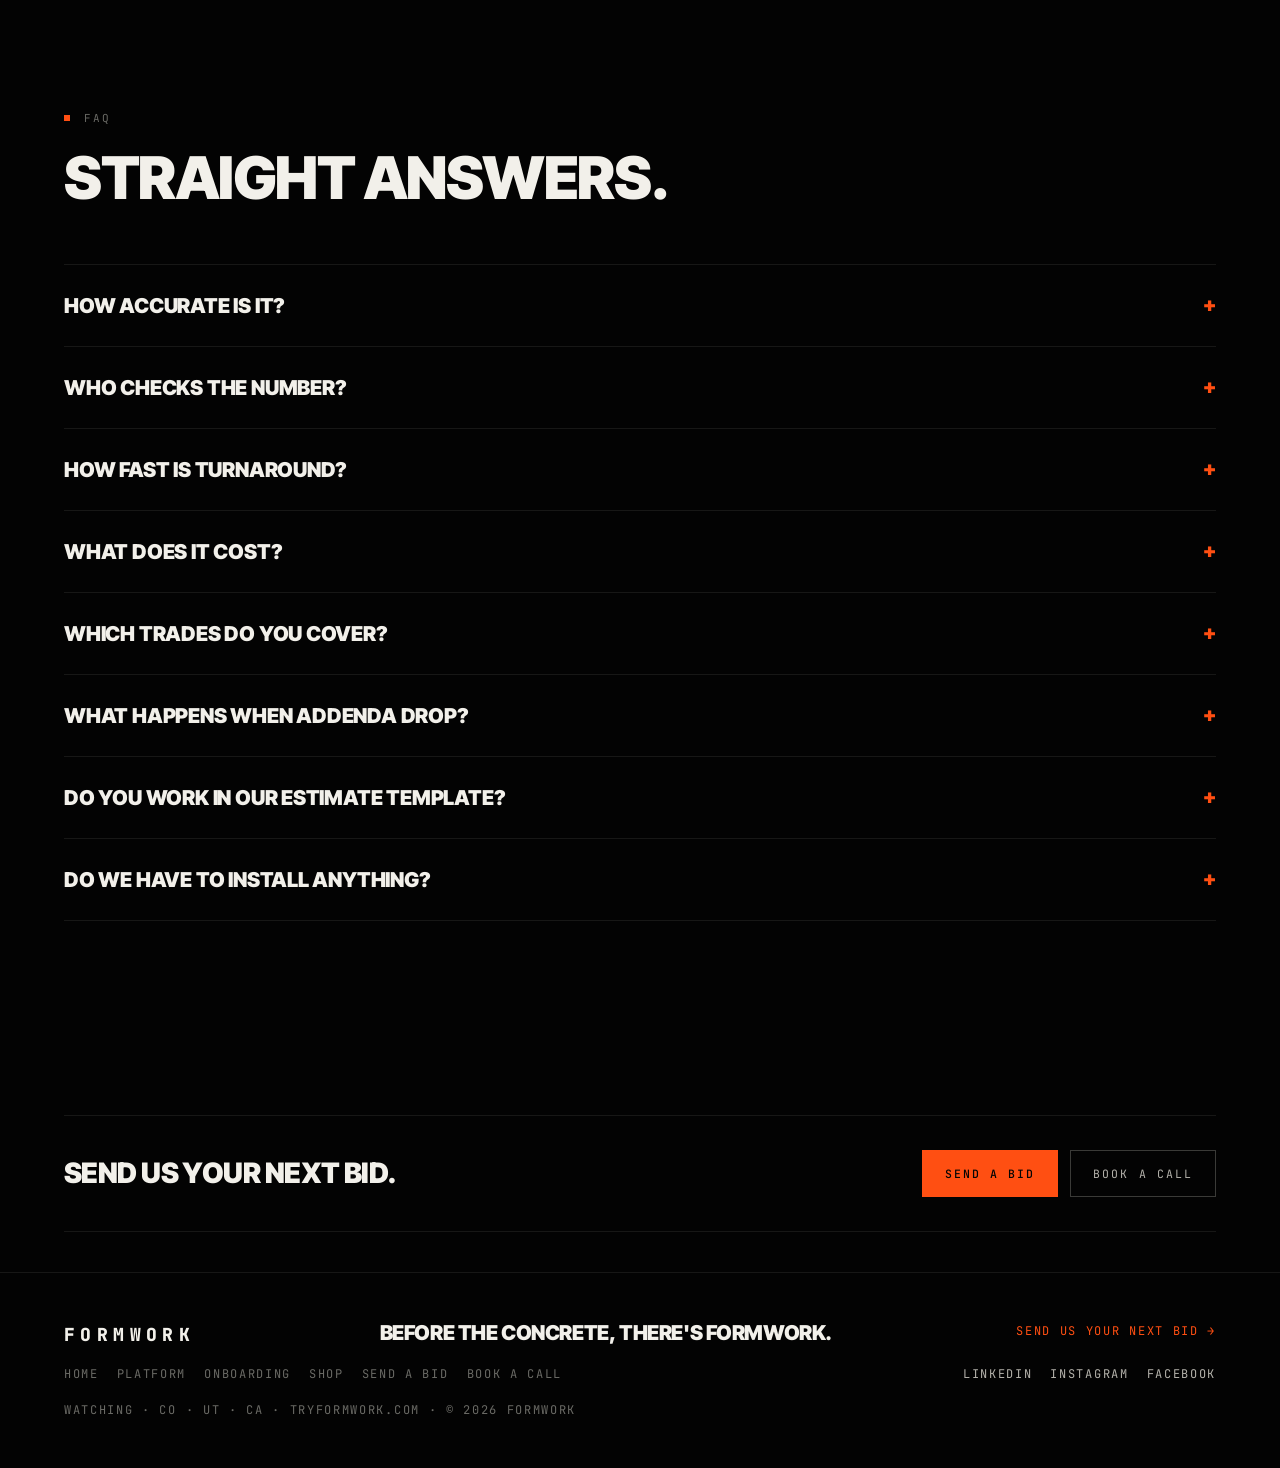
<file: onboarding.html>
<!doctype html>
<html lang="en">
<head>
<meta charset="utf-8">
<meta name="viewport" content="width=device-width, initial-scale=1">
<title>Onboarding — Formwork</title>
<meta name="description" content="Start Formwork with a real project or workflow. Agree the scope, review a pilot, and build around your team's documents, decisions and tools.">
<meta property="og:title" content="Onboarding — Formwork">
<meta property="og:description" content="Start with one project or workflow. Agree the scope, review the work and choose what to build next.">
<meta property="og:type" content="website">
<meta property="og:site_name" content="Formwork">
<meta property="og:url" content="https://tryformwork.com/onboarding.html">
<meta property="og:image" content="https://tryformwork.com/og-image.png">
<meta name="twitter:card" content="summary_large_image">
<meta name="theme-color" content="#030303">
<link rel="canonical" href="https://tryformwork.com/onboarding.html">
<link rel="icon" href="/fw-icon-v2.svg" type="image/svg+xml">
<link rel="alternate icon" href="/fw-icon-v2.ico" sizes="16x16 32x32">
<link rel="apple-touch-icon" href="/fw-touch-v2.png">
<link rel="manifest" href="/site.webmanifest">
<meta name="theme-color" content="#030303">
<link rel="preconnect" href="https://fonts.googleapis.com">
<link rel="preconnect" href="https://fonts.gstatic.com" crossorigin>
<link rel="preload" as="style" href="https://fonts.googleapis.com/css2?family=Inter+Tight:wght@400;500;800;900&family=JetBrains+Mono:wght@400;500&display=swap">
<link href="https://fonts.googleapis.com/css2?family=Inter+Tight:wght@400;500;800;900&family=JetBrains+Mono:wght@400;500&display=swap" rel="stylesheet">
<link rel="preload" as="fetch" href="assets/a212.json" crossorigin>
<link rel="preload" as="fetch" href="assets/m21a.json" crossorigin>
<script>document.documentElement.classList.add('js');try{if(localStorage.getItem('fw-ann-x')==='1')document.documentElement.classList.add('ann-x')}catch(e){}</script>
<link rel="stylesheet" href="assets/site.css">
</head>
<body>
<div class="ann" id="ann"><a href="shop.html" class="mono"><i class="tab" aria-hidden="true"></i><span>Field Series · 03 11 00</span><span class="go">Shop the drop →</span></a><button type="button" class="annx mono" id="annx" aria-label="Dismiss">✕</button></div>
<div id="flash" aria-hidden="true"></div>
<nav>
  <a href="index.html" class="wordmark" aria-label="Formwork home">FORMWORK</a>
  <div class="links">
    <a class="mono dim" href="platform.html">Platform</a>
    <a class="mono dim cur" href="onboarding.html" aria-current="page">Onboarding</a>
    <a class="mono dim" href="index.html#record">The record</a>
    <a class="mono dim" href="index.html#pricing">Pricing</a>
    <a class="mono dim" href="index.html#films">Films</a>
    <a class="btn navshop" href="shop.html">Shop</a>
    <a class="btn solid" href="send.html">Send a bid</a>
  </div>
</nav>
<header class="phero">
  <canvas class="bg" data-plan data-cx="600" aria-hidden="true"></canvas>
  <i class="hud tl"></i><i class="hud tr"></i><i class="hud bl"></i><i class="hud br"></i>
  <div class="hudtxt l mono dim" aria-hidden="true"><span class="dot"></span><span>Watching · CO · UT · CA</span></div>
  <div class="hudtxt r mono dim" aria-hidden="true"><span data-hud-layer>A2.1.2 · Level 1 · Arch</span><span data-hud-t>T+00.00</span></div>
  <div class="label mono dim">Onboarding</div>
  <h1 class="slam now">Start with the work<span class="orange">.</span></h1>
  <p class="sub">Bring a live project or a workflow that needs to work better. We agree the question, the deliverable and the review process first. A bid review is one way to start; custom tools begin with a scoped pilot.</p>
  <div class="ctas"><a class="btn solid" href="send.html">Send us your next bid</a><a class="btn ghost" href="send.html#call" data-book>Book a call</a></div>
</header>

<section id="timeline" aria-label="Onboarding timeline">
  <div class="label mono dim reveal">How it goes</div>
  <h2 class="slam">One way in: your next bid.</h2>
  <div class="tline"><div class="rail"><i id="tlFill"></i></div>
    <div class="tstep"><i class="tdot"></i><div><div class="when mono orange">Day 0</div><h3>Send the set.</h3><p>A plan-room link or the files. No account, no login, nothing to install.</p></div><div class="mini" data-mini="feed" data-label="Public bids / tracked"></div></div>
    <div class="tstep"><i class="tdot"></i><div><div class="when mono orange">Day 1</div><h3>What's missing.</h3><p>The scope gaps, written up as RFIs with sheet references. Then 15 minutes on the phone: what we found, what you want priced.</p></div><div class="mini" data-mini="zoom:g2" data-label="FP2.1 / S103" data-chip="S103 — no suppression shown"></div></div>
    <div class="tstep"><i class="tdot"></i><div><div class="when mono orange">Pilot</div><h3>One bid, priced.</h3><p>We read and price one active bid in your format. You check it against your own number.</p></div><div class="mini" data-mini="duct" data-label="M2.1A / ductwork"></div></div>
    <div class="tstep"><i class="tdot"></i><div><div class="when mono orange">Then</div><h3>Per scope, per set, or monthly.</h3><p>A trade scope, a full bid package quoted on receipt, or a monthly Bid Desk. Cancel any time.</p></div><div class="mini" data-mini="lvl" data-label="Bid day / 7 subs"></div></div>
  </div>
</section>
<div class="ctawrap"><div class="ctastrip reveal"><div class="t">Before the concrete, there's Formwork. <span class="dim">Send us your next bid.</span></div><div class="row"><a class="btn solid" href="send.html">Send a bid</a><a class="btn ghost" href="send.html#call" data-book>Book a call</a></div></div></div>

<section style="border-top:1px solid var(--line)">
  <div class="label mono dim reveal">What we need from you</div>
  <h2 class="slam">Four things. All optional.</h2>
  <div class="need">
    <div class="reveal"><div class="k mono orange">01</div><h3>Your estimate template</h3><p>So the number lands in the format you already bid in. Without it, you get clean CSI divisions.</p></div>
    <div class="reveal"><div class="k mono orange">02</div><h3>Unit-cost preferences</h3><p>Your labor rates, crew assumptions and markups. Or we use local market costs and show our work.</p></div>
    <div class="reveal"><div class="k mono orange">03</div><h3>Your sub list</h3><p>Who you invite and trust, so bid-day leveling compares the numbers you'll actually get.</p></div>
    <div class="reveal"><div class="k mono orange">04</div><h3>Your bid calendar</h3><p>What you're chasing and when it's due, so we can start reading sets as they post.</p></div>
  </div>
</section>

<section style="border-top:1px solid var(--line)">
  <div class="label mono dim reveal">Security &amp; confidentiality</div>
  <h2 class="slam">Your number stays yours.</h2>
  <div class="sec4">
    <div class="reveal"><div class="ic">NDA</div><div><h3>NDA on request</h3><p>We'll sign yours or send ours before you share a single sheet.</p></div></div>
    <div class="reveal"><div class="ic">■</div><div><h3>Files stay private</h3><p>Bid sets live in private, access-controlled storage. Only the people working your bid can open them.</p></div></div>
    <div class="reveal"><div class="ic">≠</div><div><h3>One GC per bid</h3><p>If we're on your bid, we're not on a competing GC's bid for the same job. Nothing we make for you — quantities, pricing, RFIs — is shared across bidders.</p></div></div>
    <div class="reveal"><div class="ic">✕</div><div><h3>Deleted on request</h3><p>Ask and we delete your files and deliverables, and confirm in writing.</p></div></div>
  </div>
</section>

<section style="border-top:1px solid var(--line)">
  <div class="label mono dim reveal">FAQ</div>
  <h2 class="slam">Straight answers.</h2>
  <div class="faq">
    <details class="reveal"><summary>How accurate is it?</summary><p>Every quantity traces back to a sheet and a markup you can audit. Every clause and fee points to its page. Machines do the counting; an estimator checks it and signs it. If a number moves, you can see why.</p></details>
    <details class="reveal"><summary>Who checks the number?</summary><p>An estimator reviews every deliverable before it leaves Formwork. No black boxes. Every quantity traces to a sheet.</p></details>
    <details class="reveal"><summary>How fast is turnaround?</summary><p>Gap check within 24 hours of receiving the set. Quantities and RFIs before the pre-bid. The priced estimate is re-run on the last addendum, ahead of bid day. We confirm dates the day the set lands, and tell you up front if the timeline is tight.</p></details>
    <details class="reveal"><summary>What does it cost?</summary><p>The Gap Check is $0. A Trade Scope (one trade, quantities and markups) starts at $750. A Full Bid Package for a GC is quoted when we see the set. Bid Desk, a monthly allotment, starts at $3K per month. Owner-side work is quoted per project.</p></details>
    <details class="reveal"><summary>Which trades do you cover?</summary><p>CSI divisions 02 through 33: sitework and earthwork, utilities, paving, concrete, steel, framing and drywall, roofing, glazing, doors and hardware, finishes, specialties, casework, fire protection, plumbing, mechanical and controls, electrical, low voltage and security, landscaping. GCs get the whole set; subs get their scope.</p></details>
    <details class="reveal"><summary>What happens when addenda drop?</summary><p>We track addenda on every bid we have. Affected quantities are re-run and you get a short delta memo: what changed, where, and what it does to the number.</p></details>
    <details class="reveal"><summary>Do you work in our estimate template?</summary><p>Yes. Send your template and we deliver in it. No template? You get a clean CSI-division estimate that drops into most systems.</p></details>
    <details class="reveal"><summary>Do we have to install anything?</summary><p>Not for a file-based project review: we can deliver marked-up drawings, estimates and RFIs in your format. If the assignment includes custom software or integrations, we agree access, implementation and training requirements before starting.</p></details>
  </div>
</section>
<div class="ctawrap"><div class="ctastrip reveal"><div class="t">Send us your next bid.</div><div class="row"><a class="btn solid" href="send.html">Send a bid</a><a class="btn ghost" href="send.html#call" data-book>Book a call</a></div></div></div>
<footer class="mono dim">
  <div class="wordmark" style="color:var(--ink)">FORMWORK</div>
  <div class="brandline">Before the concrete, there's Formwork.</div>
  <a href="send.html" class="orange">Send us your next bid →</a>
  <div class="fl" role="navigation" aria-label="Footer"><a href="index.html">Home</a><a href="platform.html">Platform</a><a href="onboarding.html">Onboarding</a><a href="shop.html">Shop</a><a href="send.html">Send a bid</a><a href="send.html#call">Book a call</a></div>
  <div class="socials"><a href="https://www.linkedin.com/company/tryformwork" target="_blank" rel="noopener" aria-label="Formwork on LinkedIn">LinkedIn</a><a href="https://www.instagram.com/tryformwork" target="_blank" rel="noopener" aria-label="Formwork on Instagram">Instagram</a><a href="https://www.facebook.com/profile.php?id=100092640950179" target="_blank" rel="noopener" aria-label="Formwork on Facebook">Facebook</a></div>
  <div>Watching · CO · UT · CA · tryformwork.com · © <span data-year></span> Formwork</div>
</footer>
<div class="mbar" id="mbar"><a class="solid" href="send.html">Send a bid</a><a href="send.html#call" data-book>Book a call</a></div>
<script src="assets/site.js" defer></script>
</body>
</html>
</file>
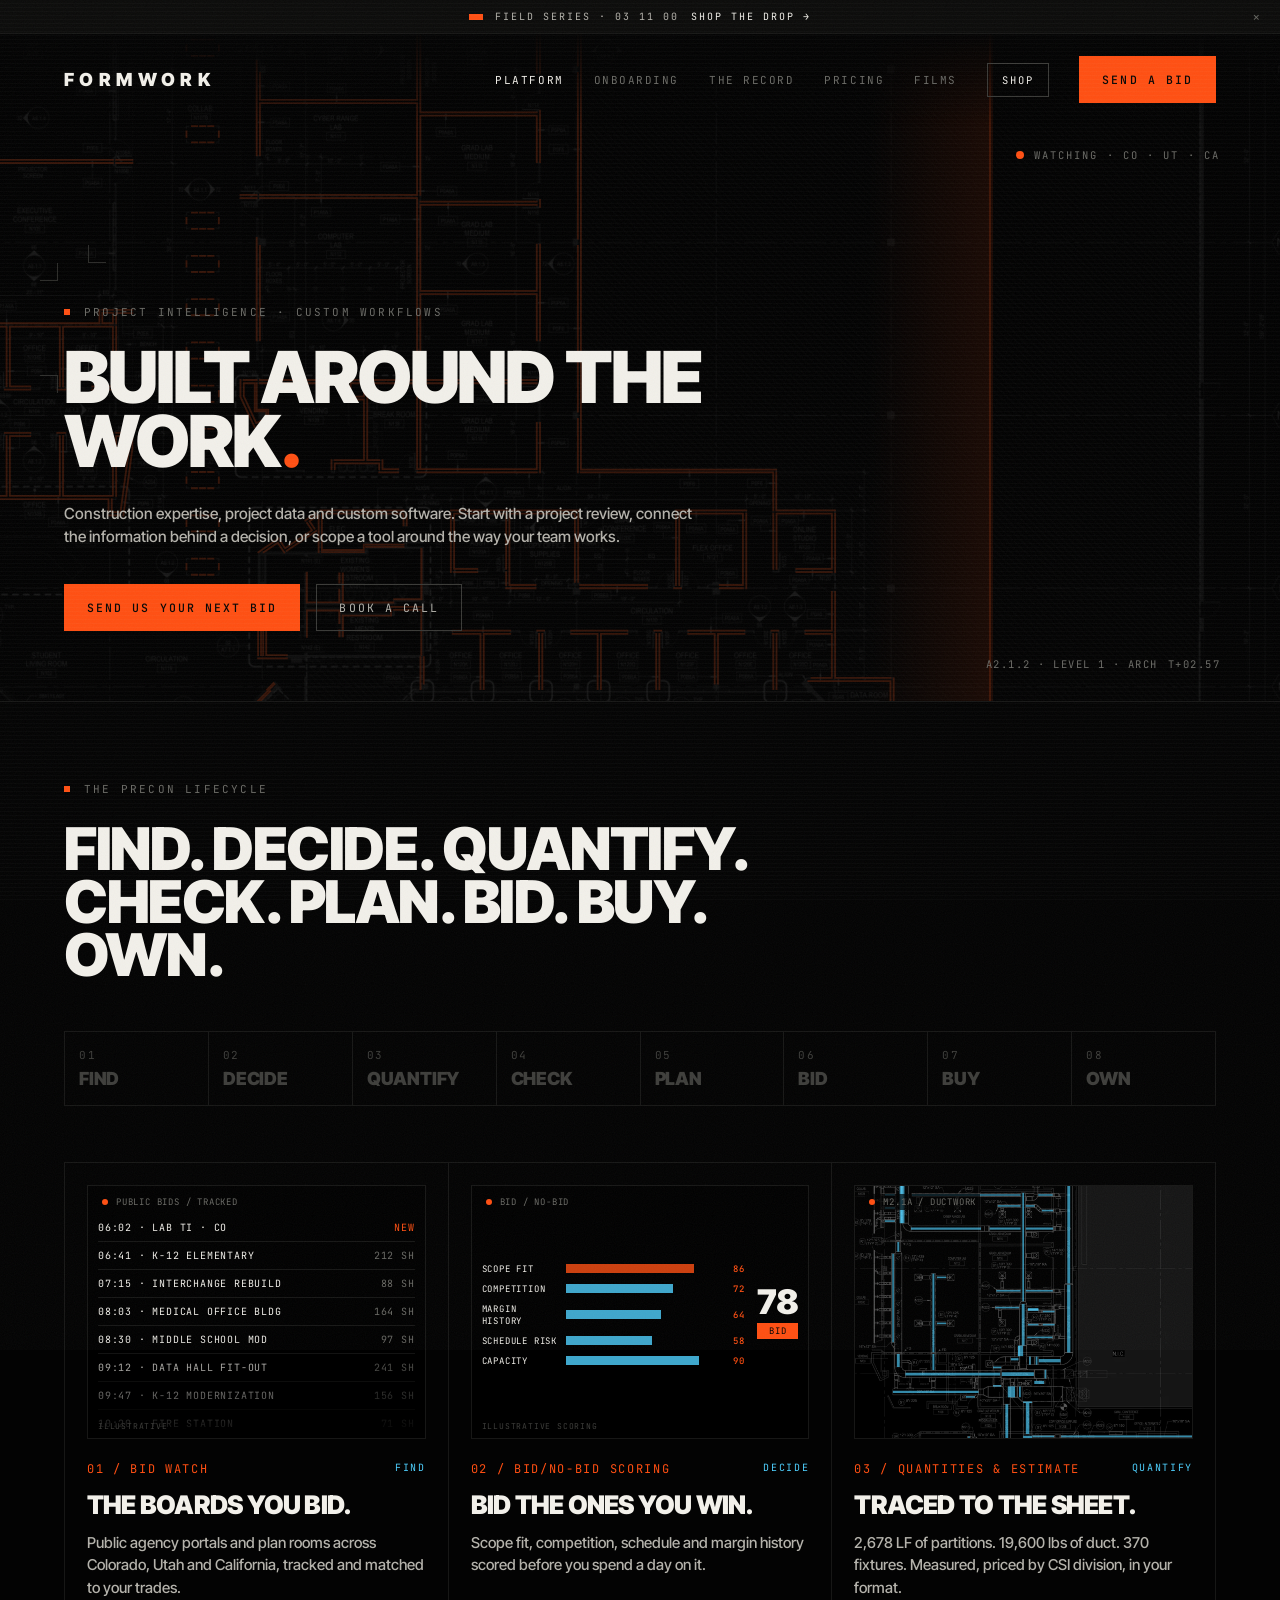
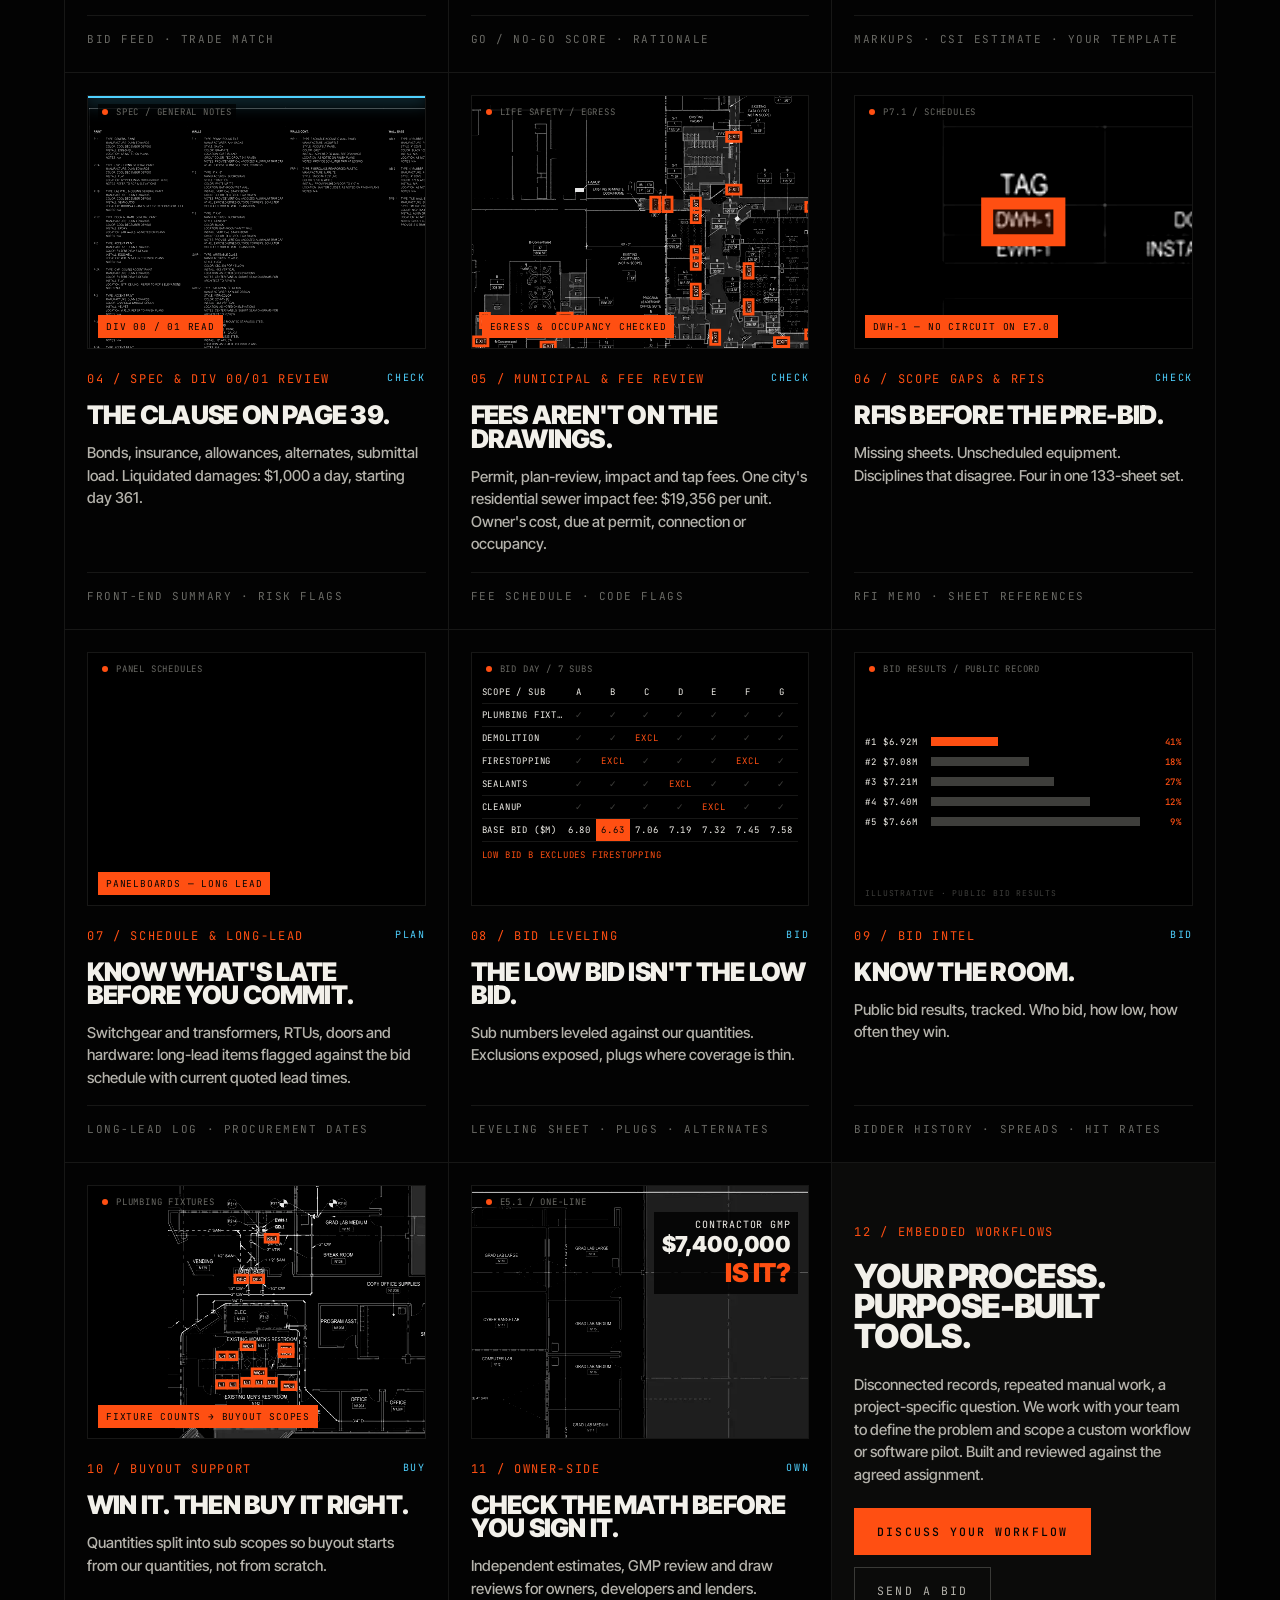
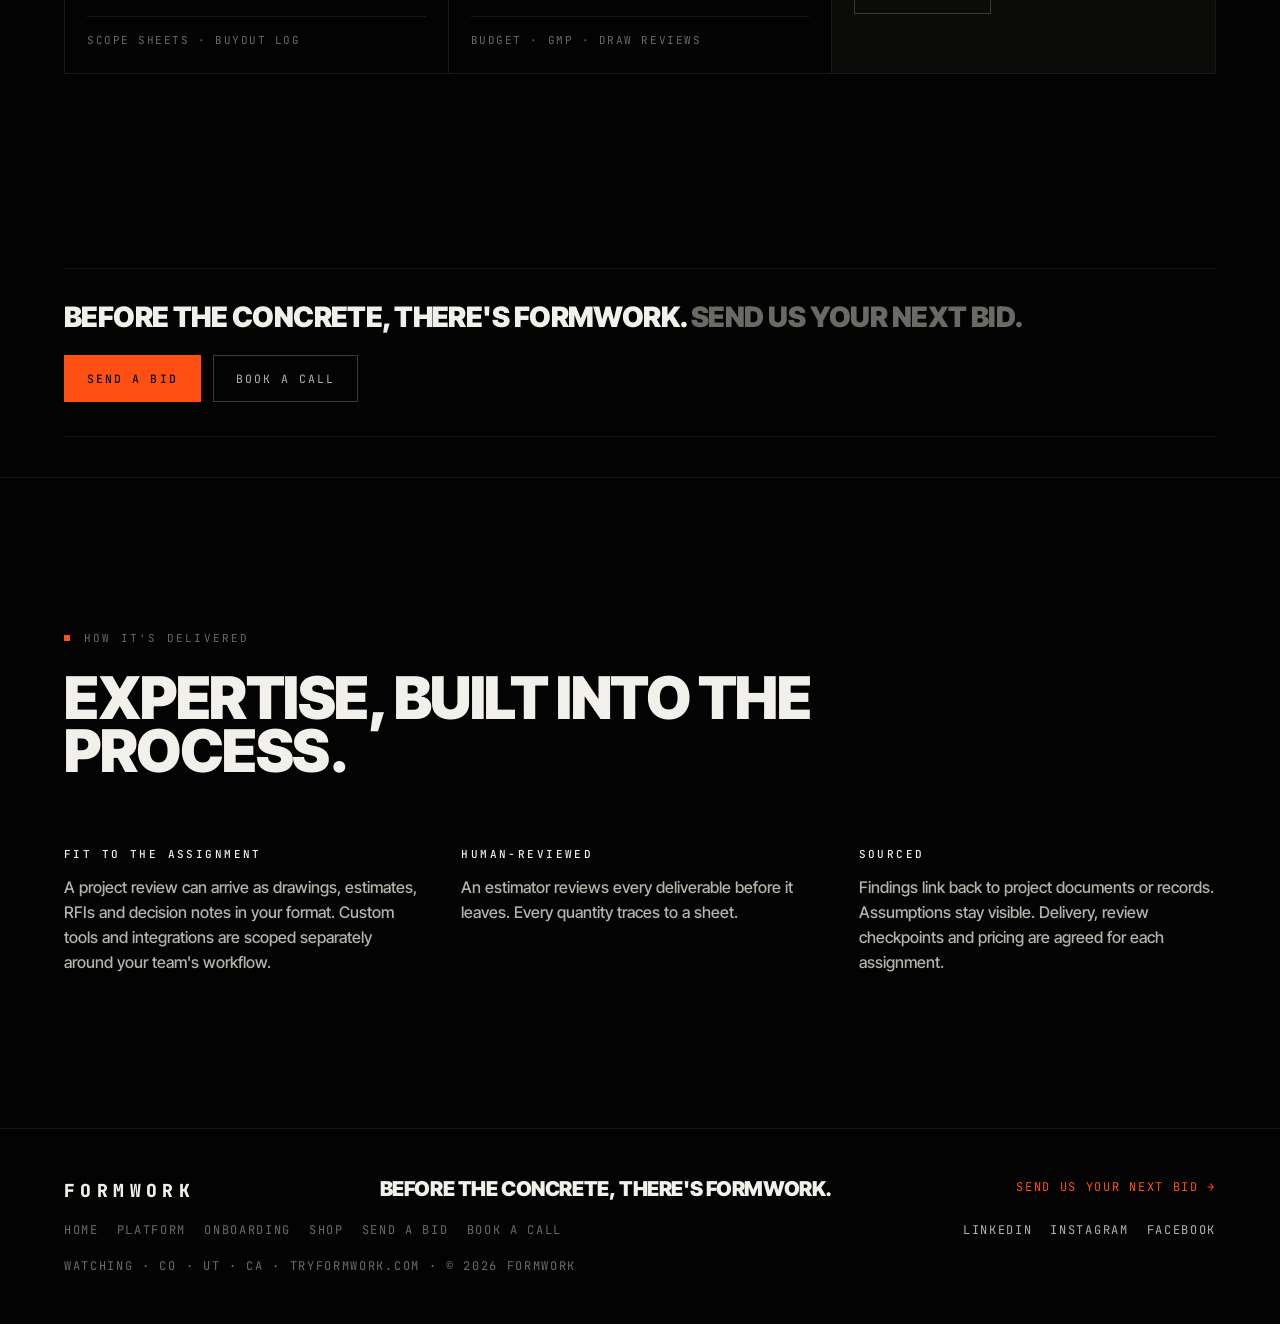
<file: platform.html>
<!doctype html>
<html lang="en">
<head>
<meta charset="utf-8">
<meta name="viewport" content="width=device-width, initial-scale=1">
<title>Platform — Formwork</title>
<meta name="description" content="Construction intelligence for contractors and developers: project analysis, connected data and custom workflows, from bid review to project-specific tools.">
<meta property="og:title" content="Platform — Formwork">
<meta property="og:description" content="Construction expertise, project data and custom software. Explore Formwork's project services and embedded workflow development.">
<meta property="og:type" content="website">
<meta property="og:site_name" content="Formwork">
<meta property="og:url" content="https://tryformwork.com/platform.html">
<meta property="og:image" content="https://tryformwork.com/og-image.png">
<meta name="twitter:card" content="summary_large_image">
<meta name="theme-color" content="#030303">
<link rel="canonical" href="https://tryformwork.com/platform.html">
<link rel="icon" href="/fw-icon-v2.svg" type="image/svg+xml">
<link rel="alternate icon" href="/fw-icon-v2.ico" sizes="16x16 32x32">
<link rel="apple-touch-icon" href="/fw-touch-v2.png">
<link rel="manifest" href="/site.webmanifest">
<meta name="theme-color" content="#030303">
<link rel="preconnect" href="https://fonts.googleapis.com">
<link rel="preconnect" href="https://fonts.gstatic.com" crossorigin>
<link rel="preload" as="style" href="https://fonts.googleapis.com/css2?family=Inter+Tight:wght@400;500;800;900&family=JetBrains+Mono:wght@400;500&display=swap">
<link href="https://fonts.googleapis.com/css2?family=Inter+Tight:wght@400;500;800;900&family=JetBrains+Mono:wght@400;500&display=swap" rel="stylesheet">
<link rel="preload" as="fetch" href="assets/a212.json" crossorigin>
<link rel="preload" as="fetch" href="assets/m21a.json" crossorigin>
<script>document.documentElement.classList.add('js');try{if(localStorage.getItem('fw-ann-x')==='1')document.documentElement.classList.add('ann-x')}catch(e){}</script>
<link rel="stylesheet" href="assets/site.css">
</head>
<body>
<div class="ann" id="ann"><a href="shop.html" class="mono"><i class="tab" aria-hidden="true"></i><span>Field Series · 03 11 00</span><span class="go">Shop the drop →</span></a><button type="button" class="annx mono" id="annx" aria-label="Dismiss">✕</button></div>
<div id="flash" aria-hidden="true"></div>
<nav>
  <a href="index.html" class="wordmark" aria-label="Formwork home">FORMWORK</a>
  <div class="links">
    <a class="mono dim cur" href="platform.html" aria-current="page">Platform</a>
    <a class="mono dim" href="onboarding.html">Onboarding</a>
    <a class="mono dim" href="index.html#record">The record</a>
    <a class="mono dim" href="index.html#pricing">Pricing</a>
    <a class="mono dim" href="index.html#films">Films</a>
    <a class="btn navshop" href="shop.html">Shop</a>
    <a class="btn solid" href="send.html">Send a bid</a>
  </div>
</nav>
<header class="phero">
  <canvas class="bg" data-plan data-cx="820" aria-hidden="true"></canvas>
  <i class="hud tl"></i><i class="hud tr"></i><i class="hud bl"></i><i class="hud br"></i>
  <div class="hudtxt l mono dim" aria-hidden="true"><span class="dot"></span><span>Watching · CO · UT · CA</span></div>
  <div class="hudtxt r mono dim" aria-hidden="true"><span data-hud-layer>A2.1.2 · Level 1 · Arch</span><span data-hud-t>T+00.00</span></div>
  <div class="label mono dim">Project intelligence · Custom workflows</div>
  <h1 class="slam now">Built around the work<span class="orange">.</span></h1>
  <p class="sub">Construction expertise, project data and custom software. Start with a project review, connect the information behind a decision, or scope a tool around the way your team works.</p>
  <div class="ctas"><a class="btn solid" href="send.html">Send us your next bid</a><a class="btn ghost" href="send.html#call" data-book>Book a call</a></div>
</header>

<section style="padding-top:80px">
  <div class="label mono dim reveal">The precon lifecycle</div>
  <h2 class="slam">Find. Decide. Quantify. Check. Plan. Bid. Buy. Own.</h2>
  <div class="life reveal" aria-hidden="true"><span class="mono" style="animation-delay:0s">01<b>Find</b></span><span class="mono" style="animation-delay:1s">02<b>Decide</b></span><span class="mono" style="animation-delay:2s">03<b>Quantify</b></span><span class="mono" style="animation-delay:3s">04<b>Check</b></span><span class="mono" style="animation-delay:4s">05<b>Plan</b></span><span class="mono" style="animation-delay:5s">06<b>Bid</b></span><span class="mono" style="animation-delay:6s">07<b>Buy</b></span><span class="mono" style="animation-delay:7s">08<b>Own</b></span></div>
  <div class="svc">
    <div class="reveal">
      <div class="mini" data-mini="feed" data-label="Public bids / tracked"></div>
      <div class="k mono"><span class="orange">01 / Bid Watch</span><span class="phase">Find</span></div><h3>The boards you bid.</h3><p>Public agency portals and plan rooms across Colorado, Utah and California, tracked and matched to your trades.</p><div class="meta mono dim">Bid feed · trade match</div>
    </div>
    <div class="reveal">
      <div class="mini" data-mini="score" data-label="Bid / no-bid"></div>
      <div class="k mono"><span class="orange">02 / Bid/No-Bid Scoring</span><span class="phase">Decide</span></div><h3>Bid the ones you win.</h3><p>Scope fit, competition, schedule and margin history scored before you spend a day on it.</p><div class="meta mono dim">Go / no-go score · rationale</div>
    </div>
    <div class="reveal">
      <div class="mini" data-mini="duct" data-label="M2.1A / ductwork"></div>
      <div class="k mono"><span class="orange">03 / Quantities &amp; Estimate</span><span class="phase">Quantify</span></div><h3>Traced to the sheet.</h3><p>2,678 LF of partitions. 19,600 lbs of duct. 370 fixtures. Measured, priced by CSI division, in your format.</p><div class="meta mono dim">Markups · CSI estimate · your template</div>
    </div>
    <div class="reveal">
      <div class="mini" data-mini="scan:l2" data-label="Spec / general notes" data-chip="Div 00 / 01 read"></div>
      <div class="k mono"><span class="orange">04 / Spec &amp; Div 00/01 Review</span><span class="phase">Check</span></div><h3>The clause on page 39.</h3><p>Bonds, insurance, allowances, alternates, submittal load. Liquidated damages: $1,000 a day, starting day 361.</p><div class="meta mono dim">Front-end summary · risk flags</div>
    </div>
    <div class="reveal">
      <div class="mini" data-mini="zoom:i2" data-label="Life safety / egress" data-chip="Egress & occupancy checked"></div>
      <div class="k mono"><span class="orange">05 / Municipal &amp; Fee Review</span><span class="phase">Check</span></div><h3>Fees aren't on the drawings.</h3><p>Permit, plan-review, impact and tap fees. One city's residential sewer impact fee: $19,356 per unit. Owner's cost, due at permit, connection or occupancy.</p><div class="meta mono dim">Fee schedule · code flags</div>
    </div>
    <div class="reveal">
      <div class="mini" data-mini="zoom:g3" data-label="P7.1 / schedules" data-chip="DWH-1 — no circuit on E7.0"></div>
      <div class="k mono"><span class="orange">06 / Scope Gaps &amp; RFIs</span><span class="phase">Check</span></div><h3>RFIs before the pre-bid.</h3><p>Missing sheets. Unscheduled equipment. Disciplines that disagree. Four in one 133-sheet set.</p><div class="meta mono dim">RFI memo · sheet references</div>
    </div>
    <div class="reveal">
      <div class="mini" data-mini="zoom:n2" data-label="Panel schedules" data-chip="Panelboards — long lead"></div>
      <div class="k mono"><span class="orange">07 / Schedule &amp; Long-Lead</span><span class="phase">Plan</span></div><h3>Know what's late before you commit.</h3><p>Switchgear and transformers, RTUs, doors and hardware: long-lead items flagged against the bid schedule with current quoted lead times.</p><div class="meta mono dim">Long-lead log · procurement dates</div>
    </div>
    <div class="reveal">
      <div class="mini" data-mini="lvl" data-label="Bid day / 7 subs"></div>
      <div class="k mono"><span class="orange">08 / Bid Leveling</span><span class="phase">Bid</span></div><h3>The low bid isn't the low bid.</h3><p>Sub numbers leveled against our quantities. Exclusions exposed, plugs where coverage is thin.</p><div class="meta mono dim">Leveling sheet · plugs · alternates</div>
    </div>
    <div class="reveal">
      <div class="mini" data-mini="bars" data-label="Bid results / public record"></div>
      <div class="k mono"><span class="orange">09 / Bid Intel</span><span class="phase">Bid</span></div><h3>Know the room.</h3><p>Public bid results, tracked. Who bid, how low, how often they win.</p><div class="meta mono dim">Bidder history · spreads · hit rates</div>
    </div>
    <div class="reveal">
      <div class="mini" data-mini="zoom:n4" data-label="Plumbing fixtures" data-chip="Fixture counts → buyout scopes"></div>
      <div class="k mono"><span class="orange">10 / Buyout Support</span><span class="phase">Buy</span></div><h3>Win it. Then buy it right.</h3><p>Quantities split into sub scopes so buyout starts from our quantities, not from scratch.</p><div class="meta mono dim">Scope sheets · buyout log</div>
    </div>
    <div class="reveal">
      <div class="mini" data-mini="gmp" data-label="E5.1 / one-line"></div>
      <div class="k mono"><span class="orange">11 / Owner-Side</span><span class="phase">Own</span></div><h3>Check the math before you sign it.</h3><p>Independent estimates, GMP review and draw reviews for owners, developers and lenders.</p><div class="meta mono dim">Budget · GMP · draw reviews</div>
    </div>
    <div class="reveal ctacell"><div class="k mono"><span class="orange">12 / Embedded workflows</span></div><h3>Your process. Purpose-built tools.</h3><p style="color:var(--ink2);line-height:1.5;font-weight:500">Disconnected records, repeated manual work, a project-specific question. We work with your team to define the problem and scope a custom workflow or software pilot. Built and reviewed against the agreed assignment.</p><div class="row" style="display:flex;gap:12px;flex-wrap:wrap"><a class="btn solid" href="send.html#call" data-book>Discuss your workflow</a><a class="btn ghost" href="send.html">Send a bid</a></div></div>
  </div>
</section>
<div class="ctawrap"><div class="ctastrip reveal"><div class="t">Before the concrete, there's Formwork. <span class="dim">Send us your next bid.</span></div><div class="row"><a class="btn solid" href="send.html">Send a bid</a><a class="btn ghost" href="send.html#call" data-book>Book a call</a></div></div></div>

<section style="border-top:1px solid var(--line)">
  <div class="label mono dim reveal">How it's delivered</div>
  <h2 class="slam">Expertise, built into the process.</h2>
  <div class="principles">
    <div class="reveal"><h4>Fit to the assignment</h4><p>A project review can arrive as drawings, estimates, RFIs and decision notes in your format. Custom tools and integrations are scoped separately around your team's workflow.</p></div>
    <div class="reveal"><h4>Human-reviewed</h4><p>An estimator reviews every deliverable before it leaves. Every quantity traces to a sheet.</p></div>
    <div class="reveal"><h4>Sourced</h4><p>Findings link back to project documents or records. Assumptions stay visible. Delivery, review checkpoints and pricing are agreed for each assignment.</p></div>
  </div>
</section>
<footer class="mono dim">
  <div class="wordmark" style="color:var(--ink)">FORMWORK</div>
  <div class="brandline">Before the concrete, there's Formwork.</div>
  <a href="send.html" class="orange">Send us your next bid →</a>
  <div class="fl" role="navigation" aria-label="Footer"><a href="index.html">Home</a><a href="platform.html">Platform</a><a href="onboarding.html">Onboarding</a><a href="shop.html">Shop</a><a href="send.html">Send a bid</a><a href="send.html#call">Book a call</a></div>
  <div class="socials"><a href="https://www.linkedin.com/company/tryformwork" target="_blank" rel="noopener" aria-label="Formwork on LinkedIn">LinkedIn</a><a href="https://www.instagram.com/tryformwork" target="_blank" rel="noopener" aria-label="Formwork on Instagram">Instagram</a><a href="https://www.facebook.com/profile.php?id=100092640950179" target="_blank" rel="noopener" aria-label="Formwork on Facebook">Facebook</a></div>
  <div>Watching · CO · UT · CA · tryformwork.com · © <span data-year></span> Formwork</div>
</footer>
<div class="mbar" id="mbar"><a class="solid" href="send.html">Send a bid</a><a href="send.html#call" data-book>Book a call</a></div>
<script src="assets/site.js" defer></script>
</body>
</html>
</file>
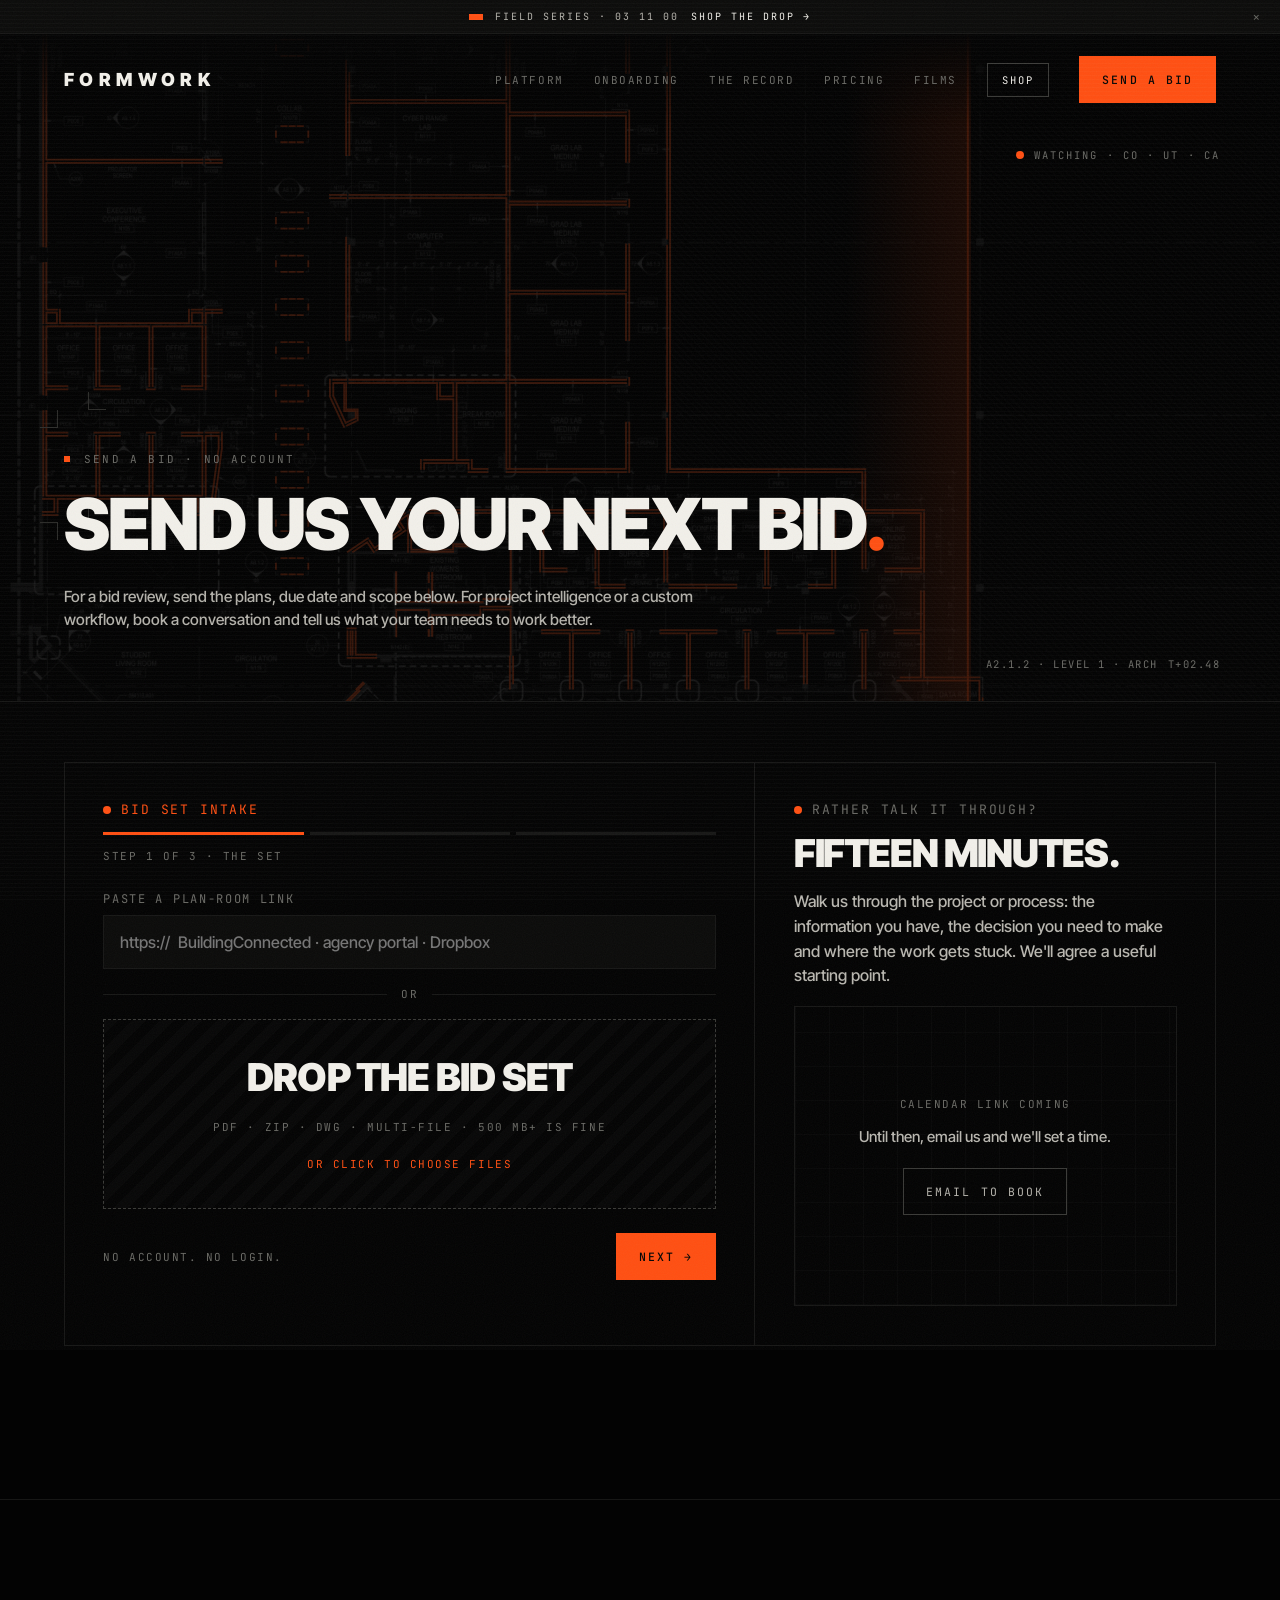
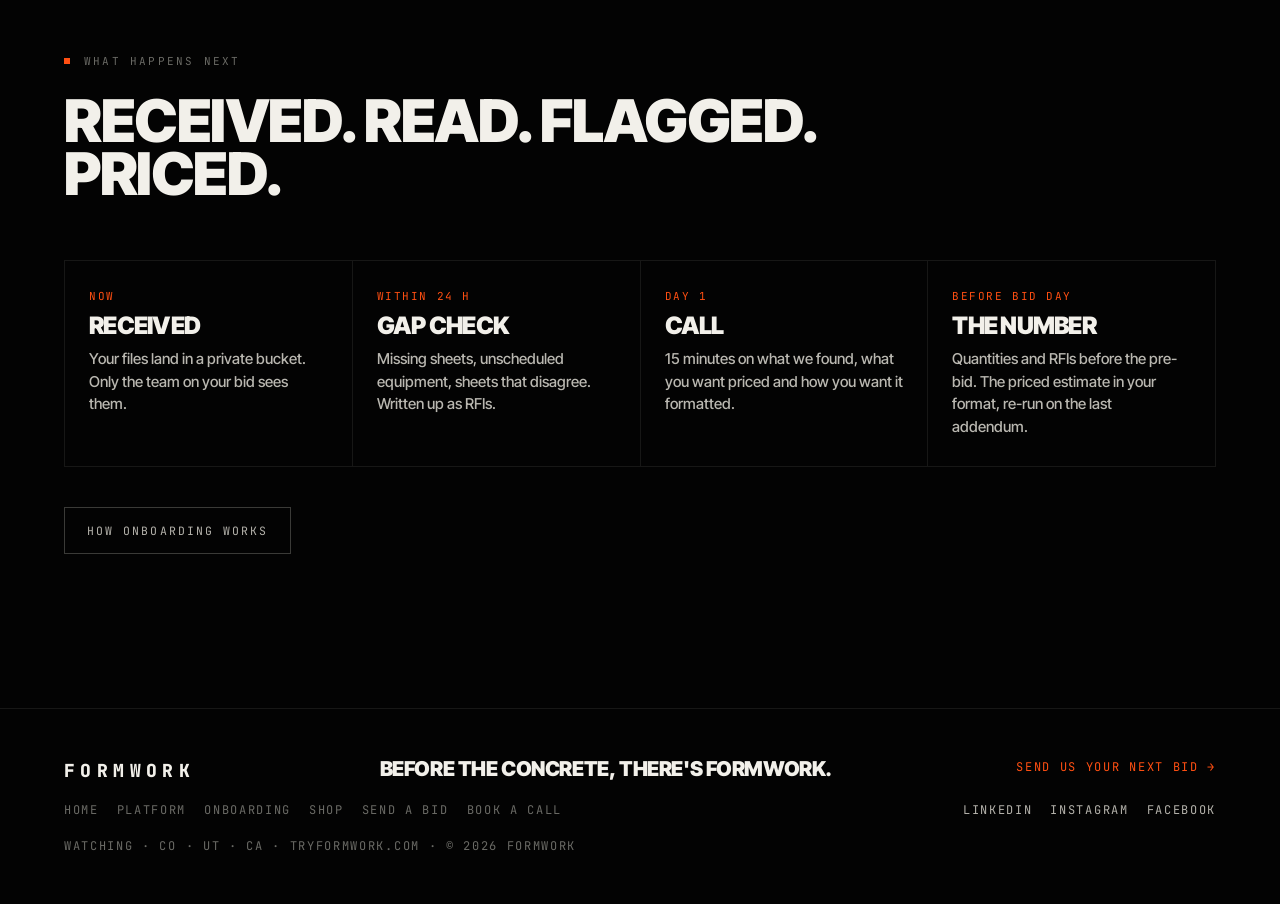
<file: send.html>
<!doctype html>
<html lang="en">
<head>
<meta charset="utf-8">
<meta name="viewport" content="width=device-width, initial-scale=1">
<title>Send a bid — Formwork</title>
<meta name="description" content="Start a conversation with Formwork. Send a bid set for review or discuss project intelligence, connected data and custom workflows for your team.">
<meta property="og:title" content="Send a bid — Formwork">
<meta property="og:description" content="Send a bid set or discuss the project information and workflow your team needs to improve. Construction intelligence, built around your business.">
<meta property="og:type" content="website">
<meta property="og:site_name" content="Formwork">
<meta property="og:url" content="https://tryformwork.com/send.html">
<meta property="og:image" content="https://tryformwork.com/og-image.png">
<meta name="twitter:card" content="summary_large_image">
<meta name="theme-color" content="#030303">
<link rel="canonical" href="https://tryformwork.com/send.html">
<link rel="icon" href="/fw-icon-v2.svg" type="image/svg+xml">
<link rel="alternate icon" href="/fw-icon-v2.ico" sizes="16x16 32x32">
<link rel="apple-touch-icon" href="/fw-touch-v2.png">
<link rel="manifest" href="/site.webmanifest">
<meta name="theme-color" content="#030303">
<link rel="preconnect" href="https://fonts.googleapis.com">
<link rel="preconnect" href="https://fonts.gstatic.com" crossorigin>
<link rel="preload" as="style" href="https://fonts.googleapis.com/css2?family=Inter+Tight:wght@400;500;800;900&family=JetBrains+Mono:wght@400;500&display=swap">
<link href="https://fonts.googleapis.com/css2?family=Inter+Tight:wght@400;500;800;900&family=JetBrains+Mono:wght@400;500&display=swap" rel="stylesheet">
<link rel="preload" as="fetch" href="assets/a212.json" crossorigin>
<link rel="preload" as="fetch" href="assets/m21a.json" crossorigin>
<script>document.documentElement.classList.add('js');try{if(localStorage.getItem('fw-ann-x')==='1')document.documentElement.classList.add('ann-x')}catch(e){}</script>
<link rel="stylesheet" href="assets/site.css">
</head>
<body>
<div class="ann" id="ann"><a href="shop.html" class="mono"><i class="tab" aria-hidden="true"></i><span>Field Series · 03 11 00</span><span class="go">Shop the drop →</span></a><button type="button" class="annx mono" id="annx" aria-label="Dismiss">✕</button></div>
<div id="flash" aria-hidden="true"></div>
<nav>
  <a href="index.html" class="wordmark" aria-label="Formwork home">FORMWORK</a>
  <div class="links">
    <a class="mono dim" href="platform.html">Platform</a>
    <a class="mono dim" href="onboarding.html">Onboarding</a>
    <a class="mono dim" href="index.html#record">The record</a>
    <a class="mono dim" href="index.html#pricing">Pricing</a>
    <a class="mono dim" href="index.html#films">Films</a>
    <a class="btn navshop" href="shop.html">Shop</a>
    <a class="btn solid" href="send.html">Send a bid</a>
  </div>
</nav>
<header class="phero">
  <canvas class="bg" data-plan data-cx="720" aria-hidden="true"></canvas>
  <i class="hud tl"></i><i class="hud tr"></i><i class="hud bl"></i><i class="hud br"></i>
  <div class="hudtxt l mono dim" aria-hidden="true"><span class="dot"></span><span>Watching · CO · UT · CA</span></div>
  <div class="hudtxt r mono dim" aria-hidden="true"><span data-hud-layer>A2.1.2 · Level 1 · Arch</span><span data-hud-t>T+00.00</span></div>
  <div class="label mono dim">Send a bid · no account</div>
  <h1 class="slam now">Send us your next bid<span class="orange">.</span></h1>
  <p class="sub">For a bid review, send the plans, due date and scope below. For project intelligence or a custom workflow, book a conversation and tell us what your team needs to work better.</p>
</header>

<section style="padding-top:60px">
  <div class="intake-wrap" style="margin-top:0">
    <div class="intake" data-intake><noscript><p>Email the plan-room link and bid date to <a class="orange" href="mailto:hello@tryformwork.com">hello@tryformwork.com</a>.</p></noscript></div>
    <aside class="cal" id="call">
      <div class="mono dim ititle"><span class="dot"></span>Rather talk it through?</div>
      <h3>Fifteen minutes.</h3>
      <p>Walk us through the project or process: the information you have, the decision you need to make and where the work gets stuck. We'll agree a useful starting point.</p>
      <!-- TODO(owner): set CAL_URL in assets/site.js to swap this placeholder for the Cal.com embed -->
      <div class="calbox" data-cal><div><div class="mono dim" style="font-size:11px">Calendar link coming</div><p class="calnote">Until then, email us and we'll set a time.</p><a class="btn ghost" href="mailto:hello@tryformwork.com?subject=Book%20a%20call%20%E2%80%94%20Formwork" data-book>Email to book</a></div></div>
    </aside>
  </div>
</section>

<section style="border-top:1px solid var(--line)">
  <div class="label mono dim reveal">What happens next</div>
  <h2 class="slam">Received. Read. Flagged. Priced.</h2>
  <div class="need">
    <div class="reveal"><div class="k mono orange">Now</div><h3>Received</h3><p>Your files land in a private bucket. Only the team on your bid sees them.</p></div>
    <div class="reveal"><div class="k mono orange">Within 24 h</div><h3>Gap check</h3><p>Missing sheets, unscheduled equipment, sheets that disagree. Written up as RFIs.</p></div>
    <div class="reveal"><div class="k mono orange">Day 1</div><h3>Call</h3><p>15 minutes on what we found, what you want priced and how you want it formatted.</p></div>
    <div class="reveal"><div class="k mono orange">Before bid day</div><h3>The number</h3><p>Quantities and RFIs before the pre-bid. The priced estimate in your format, re-run on the last addendum.</p></div>
  </div>
  <div class="reveal" style="margin-top:40px"><a class="btn ghost" href="onboarding.html">How onboarding works</a></div>
</section>
<footer class="mono dim">
  <div class="wordmark" style="color:var(--ink)">FORMWORK</div>
  <div class="brandline">Before the concrete, there's Formwork.</div>
  <a href="send.html" class="orange">Send us your next bid →</a>
  <div class="fl" role="navigation" aria-label="Footer"><a href="index.html">Home</a><a href="platform.html">Platform</a><a href="onboarding.html">Onboarding</a><a href="shop.html">Shop</a><a href="send.html">Send a bid</a><a href="send.html#call">Book a call</a></div>
  <div class="socials"><a href="https://www.linkedin.com/company/tryformwork" target="_blank" rel="noopener" aria-label="Formwork on LinkedIn">LinkedIn</a><a href="https://www.instagram.com/tryformwork" target="_blank" rel="noopener" aria-label="Formwork on Instagram">Instagram</a><a href="https://www.facebook.com/profile.php?id=100092640950179" target="_blank" rel="noopener" aria-label="Formwork on Facebook">Facebook</a></div>
  <div>Watching · CO · UT · CA · tryformwork.com · © <span data-year></span> Formwork</div>
</footer>
<div class="mbar" id="mbar"><a class="solid" href="send.html">Send a bid</a><a href="send.html#call" data-book>Book a call</a></div>
<script src="assets/site.js" defer></script>
</body>
</html>
</file>
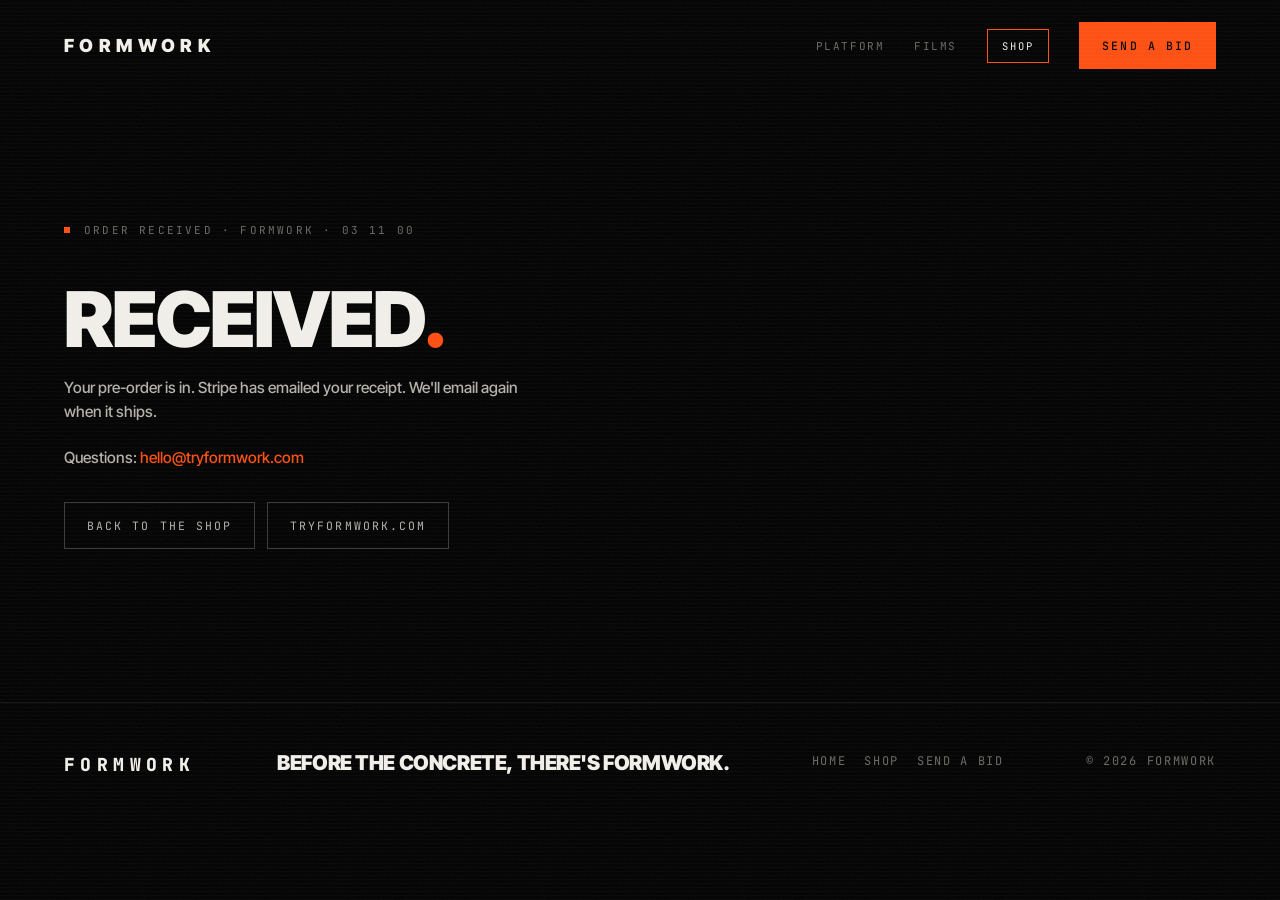
<file: shop-thanks.html>
<!doctype html>
<html lang="en">
<head>
<meta charset="utf-8">
<meta name="viewport" content="width=device-width, initial-scale=1">
<title>Order received — Formwork</title>
<meta name="robots" content="noindex">
<meta name="theme-color" content="#030303">
<link rel="icon" href="/fw-icon-v2.svg" type="image/svg+xml">
<link rel="alternate icon" href="/fw-icon-v2.ico" sizes="16x16 32x32">
<link rel="apple-touch-icon" href="/fw-touch-v2.png">
<link rel="preconnect" href="https://fonts.googleapis.com">
<link rel="preconnect" href="https://fonts.gstatic.com" crossorigin>
<link href="https://fonts.googleapis.com/css2?family=Inter+Tight:wght@400;500;800;900&family=JetBrains+Mono:wght@400;500&display=swap" rel="stylesheet">
<script>document.documentElement.classList.add('js');try{if(localStorage.getItem('fw-ann-x')==='1')document.documentElement.classList.add('ann-x')}catch(e){}</script>
<link rel="stylesheet" href="assets/site.css">
<link rel="stylesheet" href="assets/shop.css">
</head>
<body class="shop">
<div id="flash" aria-hidden="true"></div>
<nav>
  <a href="index.html" class="wordmark" aria-label="Formwork home">FORMWORK</a>
  <div class="links">
    <a class="mono dim" href="platform.html">Platform</a>
    <a class="mono dim" href="index.html#films">Films</a>
    <a class="btn navshop cur" href="shop.html">Shop</a>
    <a class="btn solid" href="send.html">Send a bid</a>
  </div>
</nav>
<main class="thanks">
  <div class="label mono dim">Order received · FORMWORK · 03 11 00</div>
  <h1 class="slam now">Received<span class="orange">.</span></h1>
  <p>Your pre-order is in. Stripe has emailed your receipt. We'll email again when it ships.</p>
  <p>Questions: <a class="orange" href="mailto:hello@tryformwork.com">hello@tryformwork.com</a></p>
  <div class="row"><a class="btn ghost" href="shop.html">Back to the shop</a><a class="btn ghost" href="index.html">tryformwork.com</a></div>
</main>
<footer class="mono dim">
  <div class="wordmark" style="color:var(--ink)">FORMWORK</div>
  <div class="brandline">Before the concrete, there's Formwork.</div>
  <div class="fl" role="navigation" aria-label="Footer"><a href="index.html">Home</a><a href="shop.html">Shop</a><a href="send.html">Send a bid</a></div>
  <div>© <span data-year></span> Formwork</div>
</footer>
<script src="assets/site.js" defer></script>
</body>
</html>
</file>
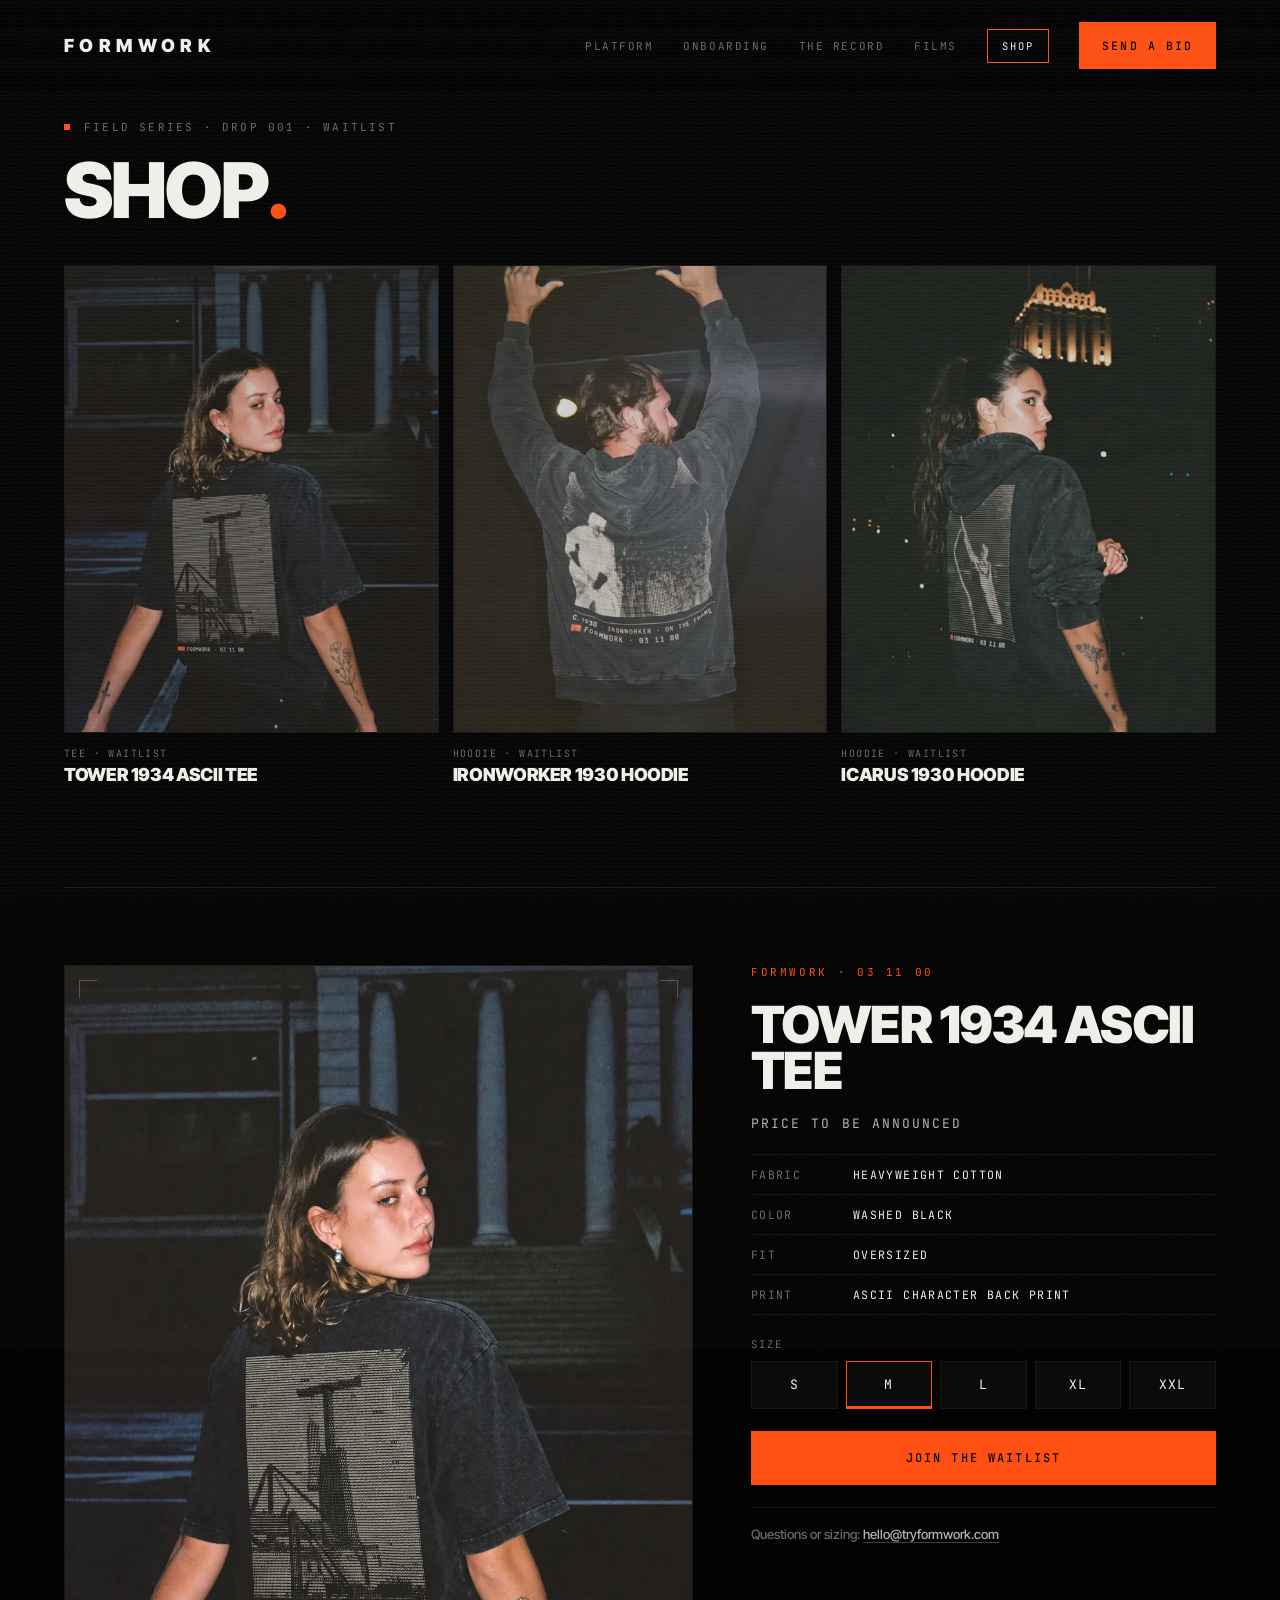
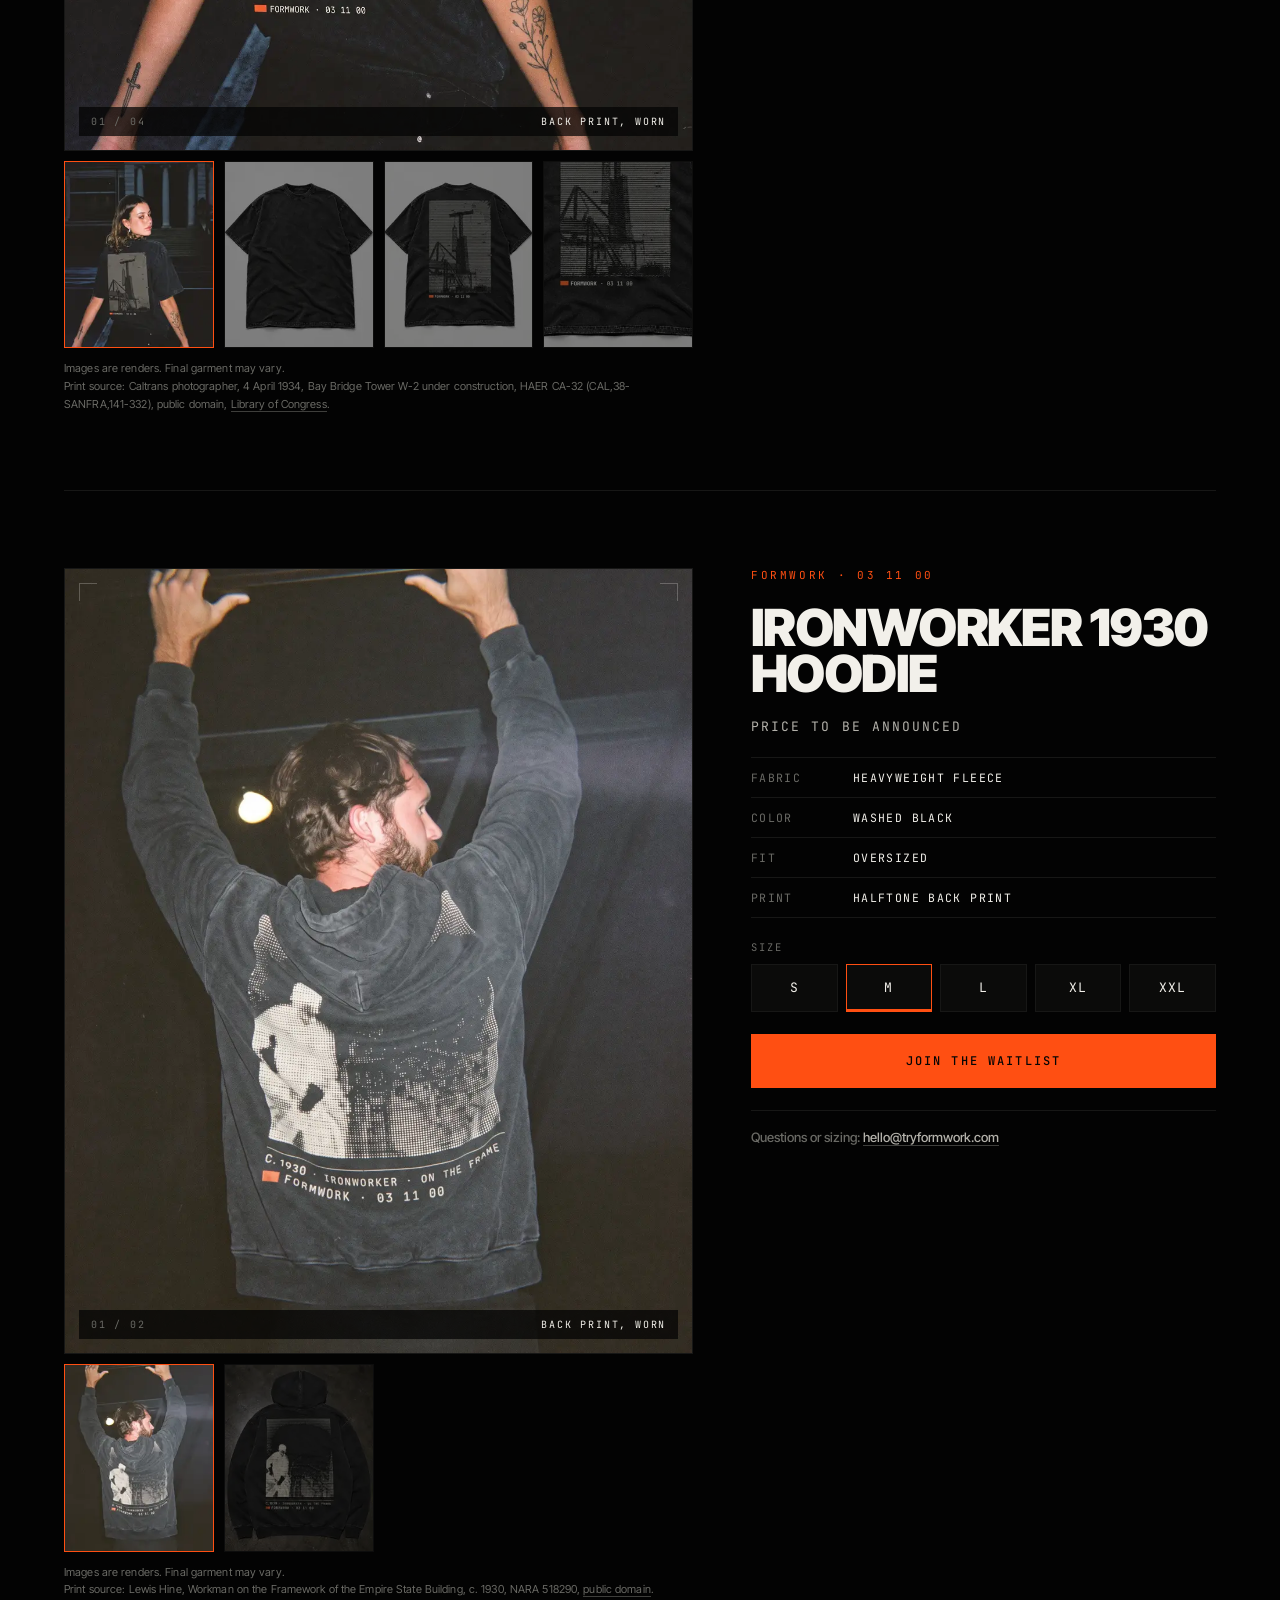
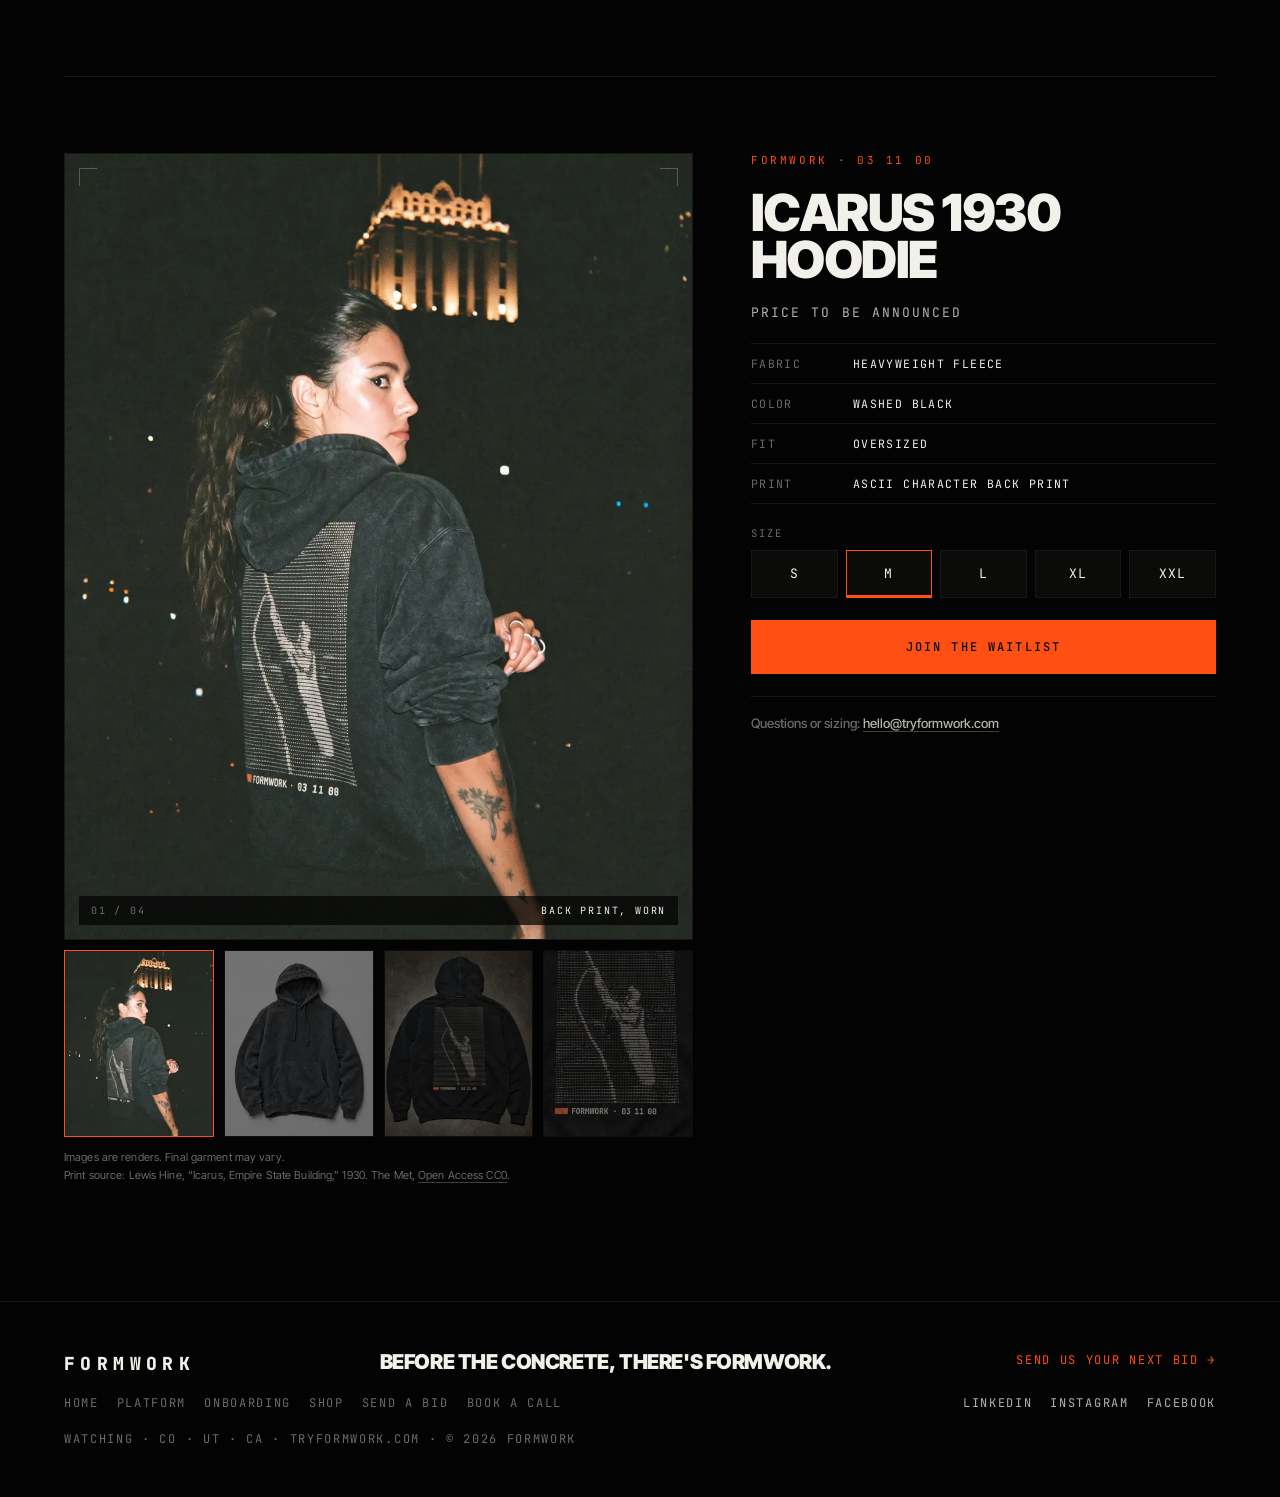
<file: shop.html>
<!doctype html>
<html lang="en">
<head>
<meta charset="utf-8">
<meta name="viewport" content="width=device-width, initial-scale=1">
<title>Shop — Formwork</title>
<meta name="description" content="Field Series, Drop 001: Tower 1934 ASCII Tee, Ironworker 1930 Hoodie, Icarus 1930 Hoodie. Heavyweight, washed black. FORMWORK · 03 11 00. Waitlist open.">
<meta property="og:title" content="Shop — Formwork">
<meta property="og:description" content="Field Series, Drop 001. Heavyweight, washed black. Waitlist open.">
<meta property="og:type" content="product">
<meta property="og:site_name" content="Formwork">
<meta property="og:url" content="https://tryformwork.com/shop.html">
<meta property="og:image" content="https://tryformwork.com/assets/shop/tower1934-1.webp">
<meta name="twitter:card" content="summary_large_image">
<meta name="theme-color" content="#030303">
<link rel="canonical" href="https://tryformwork.com/shop.html">
<link rel="icon" href="/fw-icon-v2.svg" type="image/svg+xml">
<link rel="alternate icon" href="/fw-icon-v2.ico" sizes="16x16 32x32">
<link rel="apple-touch-icon" href="/fw-touch-v2.png">
<link rel="manifest" href="/site.webmanifest">
<link rel="preconnect" href="https://fonts.googleapis.com">
<link rel="preconnect" href="https://fonts.gstatic.com" crossorigin>
<link href="https://fonts.googleapis.com/css2?family=Inter+Tight:wght@400;500;800;900&family=JetBrains+Mono:wght@400;500&display=swap" rel="stylesheet">
<link rel="preload" as="image" href="assets/shop/tower1934-card.webp" type="image/webp">
<script>document.documentElement.classList.add('js');try{if(localStorage.getItem('fw-ann-x')==='1')document.documentElement.classList.add('ann-x')}catch(e){}</script>
<link rel="stylesheet" href="assets/site.css">
<link rel="stylesheet" href="assets/shop.css">
</head>
<body class="shop">
<div id="flash" aria-hidden="true"></div>
<nav>
  <a href="index.html" class="wordmark" aria-label="Formwork home">FORMWORK</a>
  <div class="links">
    <a class="mono dim" href="platform.html">Platform</a>
    <a class="mono dim" href="onboarding.html">Onboarding</a>
    <a class="mono dim" href="index.html#record">The record</a>
    <a class="mono dim" href="index.html#films">Films</a>
    <a class="btn navshop cur" href="shop.html" aria-current="page">Shop</a>
    <a class="btn solid" href="send.html">Send a bid</a>
  </div>
</nav>

<main class="pdp">
  <div class="pdp-head">
    <div class="label mono dim">Field Series · Drop 001 · Waitlist</div>
    <h1 class="shop-h">Shop<span class="orange">.</span></h1>
  </div>
  <div class="pgrid">
      <a class="pcard" href="#tower1934" data-go="tower1934">
        <span class="pimg"><img src="assets/shop/tower1934-card.webp" alt="Tower 1934 ASCII Tee, back print, worn" width="540" height="675" loading="lazy" decoding="async"></span>
        <span class="pmeta"><span class="mono dim">Tee · waitlist</span><b>Tower 1934 ASCII Tee</b></span>
      </a>
      <a class="pcard" href="#ironworker1930" data-go="ironworker1930">
        <span class="pimg"><img src="assets/shop/ironworker1930-card.webp" alt="Ironworker 1930 Hoodie, back print, worn" width="540" height="675" loading="lazy" decoding="async"></span>
        <span class="pmeta"><span class="mono dim">Hoodie · waitlist</span><b>Ironworker 1930 Hoodie</b></span>
      </a>
      <a class="pcard" href="#icarus1930" data-go="icarus1930">
        <span class="pimg"><img src="assets/shop/icarus1930-card.webp" alt="Icarus 1930 Hoodie, ASCII back print, worn on a rooftop at night" width="540" height="675" loading="lazy" decoding="async"></span>
        <span class="pmeta"><span class="mono dim">Hoodie · waitlist</span><b>Icarus 1930 Hoodie</b></span>
      </a>
  </div>
  <article class="pdp-grid product" id="tower1934" data-product="Tower 1934 ASCII Tee" data-slug="tower1934">
    <section class="gallery" aria-label="Tower 1934 ASCII Tee images">
      <div class="stage-img">
        <i class="hud tl"></i><i class="hud tr"></i>
        <img class="gmain" src="assets/shop/tower1934-1.webp" alt="Tower 1934 ASCII Tee, back print, worn" width="1080" height="1350" decoding="async" fetchpriority="high">
        <div class="gcap mono"><span class="dim">01 / 04</span><span>Back print, worn</span></div>
      </div>
      <div class="thumbs" role="tablist" aria-label="Choose image" style="grid-template-columns:repeat(4,1fr)">
        <button type="button" class="th on" role="tab" aria-selected="true" data-src="assets/shop/tower1934-1.webp" data-alt="Tower 1934 ASCII Tee, back print, worn" data-cap="Back print, worn"><img src="assets/shop/tower1934-1-t.webp" alt="" width="240" height="300" loading="lazy"></button>
        <button type="button" class="th" role="tab" aria-selected="false" data-src="assets/shop/tower1934-2.webp" data-alt="Tower 1934 ASCII Tee, blank front, studio" data-cap="Front · studio"><img src="assets/shop/tower1934-2-t.webp" alt="" width="240" height="300" loading="lazy"></button>
        <button type="button" class="th" role="tab" aria-selected="false" data-src="assets/shop/tower1934-3.webp" data-alt="Tower 1934 ASCII Tee, back print, studio" data-cap="Back · studio"><img src="assets/shop/tower1934-3-t.webp" alt="" width="240" height="300" loading="lazy"></button>
        <button type="button" class="th" role="tab" aria-selected="false" data-src="assets/shop/tower1934-4.webp" data-alt="Close-up of the ASCII character print" data-cap="Print · close-up"><img src="assets/shop/tower1934-4-t.webp" alt="" width="240" height="300" loading="lazy"></button>
      </div>
      <p class="fine">Images are renders. Final garment may vary.<br>Print source: Caltrans photographer, 4 April 1934, Bay Bridge Tower W-2 under construction, HAER CA-32 (CAL,38-SANFRA,141-332), public domain, <a href="https://commons.wikimedia.org/wiki/File:Caltrans,_Photographer_April_4,_1934_%22TOWER_-2%22;_VIEW_OF_TOWER_-2_UNDER_CONSTRUCTION,_SHOWING_HAMMERHEAD_CRANE._6-101_-_San_Francisco_Oakland_Bay_Bridge,_Spanning_HAER_CAL,38-SANFRA,141-332.tif" target="_blank" rel="noopener">Library of Congress</a>.</p>
    </section>
    <section class="buy" aria-label="Tower 1934 ASCII Tee">
      <div class="line mono">FORMWORK · 03 11 00</div>
      <h2 class="pname">Tower 1934 ASCII Tee</h2>
      <div class="price mono">Price to be announced</div>
      <ul class="spec mono">
        <li><span class="dim">Fabric</span>Heavyweight cotton</li>
        <li><span class="dim">Color</span>Washed black</li>
        <li><span class="dim">Fit</span>Oversized</li>
        <li><span class="dim">Print</span>ASCII character back print</li>
      </ul>
      <fieldset class="sizes">
        <legend class="mono dim">Size</legend>
        <div class="sz">
          <label><input type="radio" name="size-tower1934" value="S"><span>S</span></label>
          <label><input type="radio" name="size-tower1934" value="M" checked><span>M</span></label>
          <label><input type="radio" name="size-tower1934" value="L"><span>L</span></label>
          <label><input type="radio" name="size-tower1934" value="XL"><span>XL</span></label>
          <label><input type="radio" name="size-tower1934" value="XXL"><span>XXL</span></label>
        </div>
      </fieldset>
      <a class="btn solid buybtn" href="mailto:hello@tryformwork.com">Join the waitlist</a>
      <div class="notes"><p>Questions or sizing: <a href="mailto:hello@tryformwork.com">hello@tryformwork.com</a></p></div>
    </section>
  </article>
  <article class="pdp-grid product" id="ironworker1930" data-product="Ironworker 1930 Hoodie" data-slug="ironworker1930">
    <section class="gallery" aria-label="Ironworker 1930 Hoodie images">
      <div class="stage-img">
        <i class="hud tl"></i><i class="hud tr"></i>
        <img class="gmain" src="assets/shop/ironworker1930-1.webp" alt="Ironworker 1930 Hoodie, back print, worn" width="1080" height="1350" decoding="async" loading="lazy">
        <div class="gcap mono"><span class="dim">01 / 02</span><span>Back print, worn</span></div>
      </div>
      <div class="thumbs" role="tablist" aria-label="Choose image" style="grid-template-columns:repeat(4,1fr)">
        <button type="button" class="th on" role="tab" aria-selected="true" data-src="assets/shop/ironworker1930-1.webp" data-alt="Ironworker 1930 Hoodie, back print, worn" data-cap="Back print, worn"><img src="assets/shop/ironworker1930-1-t.webp" alt="" width="240" height="300" loading="lazy"></button>
        <button type="button" class="th" role="tab" aria-selected="false" data-src="assets/shop/ironworker1930-2.webp" data-alt="Ironworker 1930 Hoodie, back print, laid flat" data-cap="Back · flat"><img src="assets/shop/ironworker1930-2-t.webp" alt="" width="240" height="300" loading="lazy"></button>
      </div>
      <p class="fine">Images are renders. Final garment may vary.<br>Print source: Lewis Hine, Workman on the Framework of the Empire State Building, c. 1930, NARA 518290, <a href="https://commons.wikimedia.org/wiki/File:Photograph_of_a_Workman_on_the_Framework_of_the_Empire_State_Building_-_NARA_-_518290.jpg" target="_blank" rel="noopener">public domain</a>.</p>
    </section>
    <section class="buy" aria-label="Ironworker 1930 Hoodie">
      <div class="line mono">FORMWORK · 03 11 00</div>
      <h2 class="pname">Ironworker 1930 Hoodie</h2>
      <div class="price mono">Price to be announced</div>
      <ul class="spec mono">
        <li><span class="dim">Fabric</span>Heavyweight fleece</li>
        <li><span class="dim">Color</span>Washed black</li>
        <li><span class="dim">Fit</span>Oversized</li>
        <li><span class="dim">Print</span>Halftone back print</li>
      </ul>
      <fieldset class="sizes">
        <legend class="mono dim">Size</legend>
        <div class="sz">
          <label><input type="radio" name="size-ironworker1930" value="S"><span>S</span></label>
          <label><input type="radio" name="size-ironworker1930" value="M" checked><span>M</span></label>
          <label><input type="radio" name="size-ironworker1930" value="L"><span>L</span></label>
          <label><input type="radio" name="size-ironworker1930" value="XL"><span>XL</span></label>
          <label><input type="radio" name="size-ironworker1930" value="XXL"><span>XXL</span></label>
        </div>
      </fieldset>
      <a class="btn solid buybtn" href="mailto:hello@tryformwork.com">Join the waitlist</a>
      <div class="notes"><p>Questions or sizing: <a href="mailto:hello@tryformwork.com">hello@tryformwork.com</a></p></div>
    </section>
  </article>
  <article class="pdp-grid product" id="icarus1930" data-product="Icarus 1930 Hoodie" data-slug="icarus1930">
    <section class="gallery" aria-label="Icarus 1930 Hoodie images">
      <div class="stage-img">
        <i class="hud tl"></i><i class="hud tr"></i>
        <img class="gmain" src="assets/shop/icarus1930-1.webp" alt="Icarus 1930 Hoodie, ASCII back print, worn on a rooftop at night" width="1080" height="1350" decoding="async" loading="lazy">
        <div class="gcap mono"><span class="dim">01 / 04</span><span>Back print, worn</span></div>
      </div>
      <div class="thumbs" role="tablist" aria-label="Choose image" style="grid-template-columns:repeat(4,1fr)">
        <button type="button" class="th on" role="tab" aria-selected="true" data-src="assets/shop/icarus1930-1.webp" data-alt="Icarus 1930 Hoodie, ASCII back print, worn on a rooftop at night" data-cap="Back print, worn"><img src="assets/shop/icarus1930-1-t.webp" alt="" width="240" height="300" loading="lazy"></button>
        <button type="button" class="th" role="tab" aria-selected="false" data-src="assets/shop/icarus1930-2.webp" data-alt="Icarus 1930 Hoodie, blank front, studio" data-cap="Front · studio"><img src="assets/shop/icarus1930-2-t.webp" alt="" width="240" height="300" loading="lazy"></button>
        <button type="button" class="th" role="tab" aria-selected="false" data-src="assets/shop/icarus1930-3.webp" data-alt="Icarus 1930 Hoodie, ASCII back print, laid flat" data-cap="Back · flat"><img src="assets/shop/icarus1930-3-t.webp" alt="" width="240" height="300" loading="lazy"></button>
        <button type="button" class="th" role="tab" aria-selected="false" data-src="assets/shop/icarus1930-4.webp" data-alt="Close-up of the ASCII character print" data-cap="Print · close-up"><img src="assets/shop/icarus1930-4-t.webp" alt="" width="240" height="300" loading="lazy"></button>
      </div>
      <p class="fine">Images are renders. Final garment may vary.<br>Print source: Lewis Hine, “Icarus, Empire State Building,” 1930. The Met, <a href="https://commons.wikimedia.org/wiki/File:Icarus,_Empire_State_Building_MET_DT1655.jpg" target="_blank" rel="noopener">Open Access CC0</a>.</p>
    </section>
    <section class="buy" aria-label="Icarus 1930 Hoodie">
      <div class="line mono">FORMWORK · 03 11 00</div>
      <h2 class="pname">Icarus 1930 Hoodie</h2>
      <div class="price mono">Price to be announced</div>
      <ul class="spec mono">
        <li><span class="dim">Fabric</span>Heavyweight fleece</li>
        <li><span class="dim">Color</span>Washed black</li>
        <li><span class="dim">Fit</span>Oversized</li>
        <li><span class="dim">Print</span>ASCII character back print</li>
      </ul>
      <fieldset class="sizes">
        <legend class="mono dim">Size</legend>
        <div class="sz">
          <label><input type="radio" name="size-icarus1930" value="S"><span>S</span></label>
          <label><input type="radio" name="size-icarus1930" value="M" checked><span>M</span></label>
          <label><input type="radio" name="size-icarus1930" value="L"><span>L</span></label>
          <label><input type="radio" name="size-icarus1930" value="XL"><span>XL</span></label>
          <label><input type="radio" name="size-icarus1930" value="XXL"><span>XXL</span></label>
        </div>
      </fieldset>
      <a class="btn solid buybtn" href="mailto:hello@tryformwork.com">Join the waitlist</a>
      <div class="notes"><p>Questions or sizing: <a href="mailto:hello@tryformwork.com">hello@tryformwork.com</a></p></div>
    </section>
  </article>
</main>


<footer class="mono dim">
  <div class="wordmark" style="color:var(--ink)">FORMWORK</div>
  <div class="brandline">Before the concrete, there's Formwork.</div>
  <a href="send.html" class="orange">Send us your next bid →</a>
  <div class="fl" role="navigation" aria-label="Footer"><a href="index.html">Home</a><a href="platform.html">Platform</a><a href="onboarding.html">Onboarding</a><a href="shop.html">Shop</a><a href="send.html">Send a bid</a><a href="send.html#call">Book a call</a></div>
  <div class="socials"><a href="https://www.linkedin.com/company/tryformwork" target="_blank" rel="noopener" aria-label="Formwork on LinkedIn">LinkedIn</a><a href="https://www.instagram.com/tryformwork" target="_blank" rel="noopener" aria-label="Formwork on Instagram">Instagram</a><a href="https://www.facebook.com/profile.php?id=100092640950179" target="_blank" rel="noopener" aria-label="Formwork on Facebook">Facebook</a></div>
  <div>Watching · CO · UT · CA · tryformwork.com · © <span data-year></span> Formwork</div>
</footer>

<script src="assets/shop.js" defer></script>
<script src="assets/site.js" defer></script>
</body>
</html>
</file>
<file: assets/site.css>
:root {
    --bg: #030303; --bg2: #0b0b0a; --line: #1f1f1d; --ink: #f2f0ea; --dim: #7a7a74; --mute: #4a4a46;
    --orange: #ff4f12; --cyan: #4fd1ff;
    --sans: 'Inter Tight', system-ui, sans-serif; --mono: 'JetBrains Mono', ui-monospace, monospace;
    --pad: clamp(20px, 5vw, 96px);
  }
  * { box-sizing: border-box; margin: 0; padding: 0; }
[hidden] { display: none !important; }
  html { scroll-behavior: smooth; overflow-x: clip; }
  body { background: var(--bg); color: var(--ink); font-family: var(--sans); -webkit-font-smoothing: antialiased; overflow-x: clip; }
  body::after { /* film grain */
    content: ''; position: fixed; inset: -50%; pointer-events: none; z-index: 100; opacity: .07;
    background-image: url("data:image/svg+xml,%3Csvg xmlns='http://www.w3.org/2000/svg' width='200' height='200'%3E%3Cfilter id='n'%3E%3CfeTurbulence type='fractalNoise' baseFrequency='.9' numOctaves='2'/%3E%3C/filter%3E%3Crect width='200' height='200' filter='url(%23n)'/%3E%3C/svg%3E");
    animation: grain 1s steps(6) infinite;
  }
  body::before { /* scanlines */
    content: ''; position: fixed; inset: 0; pointer-events: none; z-index: 99; opacity: .05;
    background: repeating-linear-gradient(0deg, #fff 0 1px, transparent 1px 4px);
  }
  #flash { position: fixed; inset: 0; background: #fff; opacity: 0; pointer-events: none; z-index: 98; }
  #flash.go { animation: flash .16s ease-out; }
  @keyframes flash { 0% { opacity: .16; } 100% { opacity: 0; } }
  @keyframes grain { 0%{transform:translate(0,0)} 25%{transform:translate(-3%,2%)} 50%{transform:translate(2%,-3%)} 75%{transform:translate(-2%,-1%)} 100%{transform:translate(1%,3%)} }
  @keyframes blink { 50% { opacity: .15; } }
  a { color: inherit; text-decoration: none; }
  .mono { font-family: var(--mono); text-transform: uppercase; letter-spacing: .14em; }
  .dim { color: var(--dim); } .orange { color: var(--orange); } .cyan { color: var(--cyan); }
  h1, h2, h3 { font-weight: 900; text-transform: uppercase; letter-spacing: -.03em; line-height: .9; }

  /* slam-in headline: scale down + RGB split, like the films */
  .slam { transform-origin: 0 100%; }
  .slam.c { transform-origin: 50% 50%; }
  .js .slam:not(.hit) { opacity: 0; }
  .slam.hit { animation: slam .6s cubic-bezier(.16,1,.3,1) both; }
  @keyframes slam {
    0% { opacity: 0; transform: scale(1.3); text-shadow: -16px 0 rgba(79,209,255,.85), 16px 0 rgba(255,79,18,.85); }
    20% { opacity: 1; }
    45% { text-shadow: -5px 0 rgba(79,209,255,.55), 5px 0 rgba(255,79,18,.55); }
    100% { opacity: 1; transform: none; text-shadow: 0 0 rgba(79,209,255,0), 0 0 rgba(255,79,18,0); }
  }

  /* nav */
  nav { position: fixed; top: 0; left: 0; right: 0; z-index: 50; display: flex; align-items: center; justify-content: space-between; padding: 22px var(--pad); background: linear-gradient(180deg, rgba(3,3,3,.9), rgba(3,3,3,0)); }
  .wordmark { font-weight: 900; letter-spacing: .3em; font-size: 18px; }
  nav .links { display: flex; gap: 36px; align-items: center; font-size: 12px; }
  nav .links a.mono:hover { color: var(--ink); }
  .btn { display: inline-flex; align-items: center; gap: 14px; font-family: var(--mono); text-transform: uppercase; letter-spacing: .14em; font-size: 13px; padding: 16px 26px; border: 1.5px solid var(--ink); color: var(--ink); background: transparent; cursor: pointer; transition: all .2s; }
  .btn:hover { background: var(--ink); color: var(--bg); }
  .btn.solid { background: var(--orange); border-color: var(--orange); color: #050505; font-weight: 500; }
  .btn.solid:hover { background: var(--ink); border-color: var(--ink); }
  @media (max-width: 1000px) { nav .links a.mono { display: none; } }
  @media (max-width: 520px) { nav { padding: 16px var(--pad); } .wordmark { font-size: 15px; letter-spacing: .24em; } nav .btn { padding: 11px 14px; font-size: 11px; gap: 8px; white-space: nowrap; } }

  /* HUD bits */
  .hud { position: absolute; z-index: 3; width: 26px; height: 26px; border-color: var(--mute); border-style: solid; pointer-events: none; }
  .hud.tl { top: 90px; left: 24px; border-width: 1.5px 0 0 1.5px; } .hud.tr { top: 90px; right: 24px; border-width: 1.5px 1.5px 0 0; }
  .hud.bl { bottom: 24px; left: 24px; border-width: 0 0 1.5px 1.5px; } .hud.br { bottom: 24px; right: 24px; border-width: 0 1.5px 1.5px 0; }
  .hudtxt { position: absolute; z-index: 3; font-size: 11px; pointer-events: none; display: flex; align-items: center; gap: 10px; }
  .dot { display: inline-block; width: 8px; height: 8px; background: var(--orange); border-radius: 50%; animation: blink 1s steps(2) infinite; flex: none; }
  @media (max-width: 520px) { .hud.tl, .hud.tr { top: 74px; } .hud { width: 18px; height: 18px; } }

  /* hero */
  .hero { position: relative; min-height: 100svh; display: flex; flex-direction: column; justify-content: flex-end; padding: 140px var(--pad) 70px; overflow: hidden; }
  .hero canvas.bg { position: absolute; inset: 0; width: 100%; height: 100%; opacity: .42; display: block; }
  .hero::before { content: ''; position: absolute; inset: 0; z-index: 1; background: linear-gradient(0deg, var(--bg) 4%, rgba(3,3,3,.55) 45%, rgba(3,3,3,.75) 100%); }
  .hero > * { position: relative; z-index: 2; }
  .hero .tag { font-size: 13px; margin-bottom: 28px; display: flex; align-items: center; gap: 12px; }
  .hero .tag .blink { display: inline-block; width: 8px; height: 8px; background: var(--orange); animation: blink 1s steps(2) infinite; flex: none; }
  .hero h1 { font-size: clamp(46px, 9.2vw, 168px); max-width: 15ch; }
  .hero h1 em { font-style: normal; color: var(--orange); }
  .hero .sub { margin-top: 34px; max-width: 640px; font-size: clamp(17px, 1.5vw, 21px); line-height: 1.5; color: #c9c7c0; font-weight: 500; }
  .hero .ctas { display: flex; flex-wrap: wrap; gap: 16px; margin-top: 44px; }
  .hero .hudtxt.r { position: absolute; right: 60px; bottom: 30px; }
  @media (max-width: 700px) { .hero .hudtxt.r { display: none; } }

  /* ticker */
  .ticker { border-top: 1px solid var(--line); border-bottom: 1px solid var(--line); overflow: hidden; white-space: nowrap; padding: 18px 0; font-size: 13px; }
  .ticker .track { display: inline-block; animation: tick 38s linear infinite; }
  .ticker span { margin: 0 34px; } .ticker b { color: var(--ink); font-weight: 500; }
  @keyframes tick { to { transform: translateX(-50%); } }

  section { padding: clamp(80px, 12vw, 180px) var(--pad); position: relative; }
  .label { font-size: 13px; margin-bottom: 30px; display: flex; gap: 14px; align-items: center; }
  .label::before { content: ''; width: 10px; height: 10px; background: var(--orange); animation: blink 1.4s steps(2) infinite; flex: none; }
  h2 { font-size: clamp(38px, 6.4vw, 112px); max-width: 16ch; }

  /* ---------- scroll-driven stages ---------- */
  .scrolly { padding: 0; position: relative; }
  .stage { position: sticky; top: 0; height: 100vh; height: 100svh; overflow: hidden; }
  .stage .hud.tl, .stage .hud.tr { top: 84px; }
  .stage .hudtxt.tl { top: 88px; left: 64px; } .stage .hudtxt.tr { top: 88px; right: 64px; }
  .stage .hudtxt.br { bottom: 30px; right: 64px; }
  .stage .bar { position: absolute; left: 0; right: 0; bottom: 0; height: 2px; background: var(--line); z-index: 4; }
  .stage .bar i { position: absolute; inset: 0; background: var(--orange); transform-origin: 0 0; transform: scaleX(0); }
  @media (max-width: 520px) { .stage .hud.tl, .stage .hud.tr { top: 72px; } .stage .hudtxt.tl { left: 46px; top: 76px; font-size: 9.5px; } .stage .hudtxt.tr { right: 46px; top: 76px; font-size: 9.5px; } .stage .hudtxt.br { right: 50px; bottom: 28px; } }

  /* sequence (film beats) */
  #seq { height: 760vh; border-top: 1px solid var(--line); }
  #seqCanvas { position: absolute; inset: 0; width: 100%; height: 100%; display: block; }
  .beat { position: absolute; inset: 0; visibility: hidden; opacity: 0; padding: 130px var(--pad) 70px; display: flex; flex-direction: column; justify-content: center; }
  .beat.on { visibility: visible; opacity: 1; }
  .beat .big { font-size: clamp(42px, 8.6vw, 150px); }
  .beat .mid { font-size: clamp(34px, 6.2vw, 108px); }
  /* b1 terminal */
  .b1 { flex-direction: row; align-items: center; justify-content: space-between; gap: 40px; }
  .term { font-family: var(--mono); font-size: clamp(11px, 1.5vw, 22px); letter-spacing: .1em; text-transform: uppercase; line-height: 2.1; white-space: pre; }
  .term .hd { color: var(--orange); margin-bottom: 18px; display: flex; align-items: center; gap: 12px; letter-spacing: .14em; }
  .term .cur::after { content: '▌'; color: var(--orange); animation: blink .8s steps(2) infinite; }
  .flip { flex: none; text-align: right; }
  .flip .tile { width: 300px; height: 267px; border: 1px solid var(--line); background: #000 url(sheets/thumbs.webp) no-repeat; background-size: 3000px auto; filter: brightness(2.4) contrast(1.4); margin-left: auto; }
  .flip .mono { font-size: 11px; margin-top: 12px; }
  @media (max-width: 860px) { .b1 { flex-direction: column; align-items: flex-start; justify-content: center; gap: 30px; } .flip { text-align: left; } .flip .tile { width: 180px; height: 160px; background-size: 1800px auto; margin-left: 0; } }
  /* b2 download */
  .dl { margin-top: 60px; max-width: 900px; width: 100%; }
  .dl .mono { font-size: clamp(10px, 1.2vw, 15px); margin-bottom: 12px; display: flex; justify-content: space-between; gap: 12px; }
  .dl .track { height: 6px; background: #1c1c1a; } .dl .track i { display: block; height: 100%; background: var(--dim); width: 3%; animation: stuck 1.1s steps(3) infinite; }
  @keyframes stuck { 50% { opacity: .5; } }
  /* b3 takeoff */
  .b3 { justify-content: flex-end; }
  .b3::before { content: ''; position: absolute; inset: 0; background: linear-gradient(0deg, rgba(3,3,3,.95) 0%, rgba(3,3,3,0) 50%); }
  .b3 > * { position: relative; }
  .b3 > canvas { position: absolute; }
  .b3 .counts { position: absolute; right: var(--pad); top: 130px; text-align: right; display: grid; gap: 6px; }
  .b3 .counts div { display: flex; gap: 16px; justify-content: flex-end; align-items: baseline; }
  .b3 .counts b { font-family: var(--mono); font-weight: 500; font-size: clamp(22px, 3vw, 44px); color: var(--ink); }
  .b3 .counts span { font-size: 11px; width: 130px; text-align: left; }
  @media (max-width: 700px) { .b3 .counts { left: var(--pad); right: auto; top: 108px; text-align: left; grid-template-columns: 1fr 1fr; gap: 4px 18px; background: rgba(3,3,3,.6); } .b3 .counts div { justify-content: flex-start; gap: 8px; } .b3 .counts b { font-size: 20px; } .b3 .counts span { width: auto; font-size: 8.5px; } }
  /* b4 priced */
  .b4 { flex-direction: row; align-items: center; gap: 60px; }
  .rows { flex: 1; max-width: 820px; font-family: var(--mono); text-transform: uppercase; letter-spacing: .08em; }
  .rows .r { display: flex; align-items: baseline; border-bottom: 1px solid var(--line); padding: clamp(7px, 1.2vh, 13px) 0; font-size: clamp(11px, 1.45vw, 22px); opacity: 0; }
  .rows .r.in { opacity: 1; }
  .rows .r i { font-style: normal; color: var(--orange); width: 3.6em; flex: none; } .rows .r span { flex: 1; } .rows .r b { font-weight: 500; }
  .b4 .priced { font-size: clamp(56px, 11vw, 190px); color: var(--orange); }
  @media (max-width: 860px) { .b4 { flex-direction: column-reverse; align-items: stretch; gap: 28px; } }
  /* b5 rfis */
  .rfis { display: grid; gap: 14px; max-width: 1100px; margin-bottom: 50px; }
  .rfi { display: flex; gap: 30px; align-items: center; border-left: 5px solid var(--orange); background: #0d0d0c; padding: clamp(12px, 2vh, 22px) clamp(14px, 2.4vw, 30px); font-family: var(--mono); text-transform: uppercase; letter-spacing: .08em; font-size: clamp(11px, 1.5vw, 22px); opacity: 0; transform: translateX(140px); transition: transform .35s cubic-bezier(.16,1,.3,1), opacity .2s; }
  .rfi.in { opacity: 1; transform: none; }
  .rfi i { font-style: normal; color: var(--orange); flex: none; }
  @media (max-width: 600px) { .rfi { flex-direction: column; align-items: flex-start; gap: 6px; } .rfis { gap: 10px; margin-bottom: 30px; } }
  /* b6 */
  .b6 { align-items: center; text-align: center; }
  .b6 .big { font-size: clamp(44px, 10vw, 180px); max-width: none; }

  /* 133 sheet wall */
  #sheets { height: 340vh; border-top: 1px solid var(--line); }
  #sheets .head { position: absolute; left: var(--pad); right: var(--pad); top: 116px; display: flex; justify-content: space-between; align-items: flex-end; gap: 20px; z-index: 2; }
  #sheets .head .label { margin-bottom: 18px; }
  #sheets .head h2 { font-size: clamp(32px, 5.4vw, 92px); max-width: 12ch; }
  #sheets .count { text-align: right; } #sheets .count b { font-family: var(--mono); font-weight: 500; font-size: clamp(30px, 4.4vw, 72px); display: block; }
  #sheets .count span { font-size: 11px; }
  .wall { position: absolute; left: var(--pad); right: var(--pad); bottom: 92px; }
  .wall .t { position: absolute; left: 0; top: 0; background: #000 url(sheets/thumbs.webp) no-repeat; transform-origin: 0 0; will-change: transform, opacity; outline: 1px solid rgba(255,255,255,.07); }
  .wall.sorted .t.ARCH { outline-color: rgba(255,79,18,.85); } .wall.sorted .t.MECH { outline-color: rgba(79,209,255,.85); }
  .wall .lab { position: absolute; top: 100%; padding-top: 10px; font-size: 10.5px; opacity: 0; transition: opacity .3s; white-space: nowrap; }
  .wall .lab b { display: block; font-family: var(--mono); font-weight: 500; font-size: clamp(13px, 1.8vw, 26px); color: var(--ink); letter-spacing: 0; }
  .wall.sorted .lab { opacity: 1; }
  @media (max-width: 700px) { #sheets .head { flex-direction: column; align-items: flex-start; top: 96px; gap: 10px; } #sheets .count { text-align: left; } .wall .lab { font-size: 7.5px; letter-spacing: .02em; padding-top: 6px; } .wall { bottom: 86px; } }

  /* gaps */
  #gaps { height: 440vh; border-top: 1px solid var(--line); }
  .gapgrid { position: absolute; inset: 120px var(--pad) 60px; display: grid; grid-template-columns: auto 1fr; gap: clamp(30px, 5vw, 80px); align-items: center; }
  .viewer { position: relative; height: calc(100svh - 190px); aspect-ratio: 9 / 16; max-height: 820px; border: 1px solid var(--line); background: #000; overflow: hidden; }
  .viewer .vin { position: absolute; left: 0; top: 0; width: 800px; height: 1422px; transform-origin: 0 0; }
  .viewer img { position: absolute; inset: 0; width: 800px; height: 1422px; filter: contrast(1.35) brightness(1.15); opacity: .85; }
  .viewer svg { position: absolute; inset: 0; width: 800px; height: 1422px; overflow: visible; }
  .viewer .vt { position: absolute; left: 12px; right: 12px; top: 12px; z-index: 2; font-size: 10px; display: flex; justify-content: space-between; gap: 8px; background: rgba(0,0,0,.7); padding: 4px 6px; }
  .viewer .flag { position: absolute; left: 12px; right: 12px; bottom: 12px; z-index: 2; background: var(--orange); color: #050505; font-size: 11px; padding: 8px 10px; opacity: 0; transform: translateY(10px); transition: .25s; }
  .viewer .flag.in { opacity: 1; transform: none; }
  .gapside h2 { font-size: clamp(32px, 5vw, 86px); max-width: 14ch; margin-bottom: 36px; }
  .gapside .rfi { opacity: .28; transform: none; transition: opacity .25s, background .25s; margin-bottom: 10px; font-size: clamp(11px, 1.15vw, 17px); display: block; }
  .gapside .rfi.on { opacity: 1; background: #151513; }
  .gapside .rfi small { display: block; color: var(--dim); font-size: .78em; margin-top: 6px; letter-spacing: .06em; }
  @media (max-width: 860px) {
    .gapgrid { grid-template-columns: 1fr; grid-template-rows: auto auto; inset: 92px var(--pad) 40px; gap: 18px; align-items: start; align-content: start; }
    .viewer { height: auto; width: 100%; aspect-ratio: 4 / 3.2; max-height: 46svh; }
    .gapside .label { margin-bottom: 12px; }
    .gapside h2 { font-size: 30px; margin-bottom: 16px; }
    .gapside .rfi { display: none; } .gapside .rfi.on { display: block; }
  }

  /* services */
  .svc { display: grid; grid-template-columns: repeat(3, 1fr); gap: 1px; background: var(--line); border: 1px solid var(--line); margin-top: 70px; }
  .svc > div { background: var(--bg); padding: 22px 22px 26px; display: flex; flex-direction: column; gap: 16px; position: relative; transition: background .25s; min-width: 0; }
  .svc > div:hover { background: var(--bg2); }
  .svc > div::after { content: ''; position: absolute; left: 0; top: 0; height: 2px; width: 0; background: var(--orange); transition: width .4s cubic-bezier(.16,1,.3,1); }
  .svc > div:hover::after { width: 100%; }
  .svc .k { font-size: 12px; display: flex; justify-content: space-between; gap: 12px; margin-top: 6px; }
  .svc h3 { font-size: clamp(26px, 2.4vw, 38px); }
  .svc p { color: #b9b7b0; line-height: 1.5; font-size: 16px; font-weight: 500; }
  .svc .meta { margin-top: auto; font-size: 11px; padding-top: 16px; border-top: 1px solid var(--line); }
  @media (max-width: 1000px) { .svc { grid-template-columns: 1fr 1fr; } }
  @media (max-width: 640px) { .svc { grid-template-columns: 1fr; } }
  /* mini live panels */
  .mini { position: relative; aspect-ratio: 16 / 10; background: #000; border: 1px solid var(--line); overflow: hidden; font-family: var(--mono); text-transform: uppercase; letter-spacing: .08em; font-size: 10px; }
  .mini * { animation-play-state: paused !important; }
  .play .mini * { animation-play-state: running !important; }
  .mini .ml { position: absolute; left: 10px; top: 8px; z-index: 3; font-size: 9px; color: var(--dim); display: flex; gap: 8px; align-items: center; background: rgba(0,0,0,.7); padding: 2px 4px; }
  .mini .ml .dot { width: 6px; height: 6px; }
  .mini canvas { position: absolute; inset: 0; width: 100%; height: 100%; }
  .feed { position: absolute; left: 10px; right: 10px; top: 28px; animation: feed 16s linear infinite; }
  .feed div { display: flex; justify-content: space-between; gap: 8px; padding: 7px 0; border-bottom: 1px solid var(--line); color: var(--ink); white-space: nowrap; }
  .feed div span:first-child { overflow: hidden; text-overflow: ellipsis; }
  .feed div em { font-style: normal; color: var(--dim); } .feed div.new em { color: var(--orange); animation: blink .8s steps(2) infinite; }
  .mini.f::after { content: ''; position: absolute; inset: 0; background: linear-gradient(0deg, #000 0%, rgba(0,0,0,0) 40%); pointer-events: none; }
  @keyframes feed { from { transform: translateY(0); } to { transform: translateY(-50%); } }
  .zoomer { --ox: 50%; --oy: 50%; --z0: 1; --z1: 2; position: absolute; left: 0; width: 100%; aspect-ratio: 800 / 1422; top: 50%; transform-origin: var(--ox) var(--oy); transform: translate(calc(50% - var(--ox)), calc(-1 * var(--oy))) scale(var(--z1)); animation: zoom 6s cubic-bezier(.7,0,.3,1) infinite alternate; }
  .zoomer img { width: 100%; height: 100%; display: block; filter: contrast(1.35) brightness(1.2); opacity: .9; }
  .zoomer svg { position: absolute; inset: 0; width: 100%; height: 100%; }
  @keyframes zoom { 0%, 15% { transform: translate(calc(50% - var(--ox)), calc(-1 * var(--oy))) scale(var(--z0)); } 85%, 100% { transform: translate(calc(50% - var(--ox)), calc(-1 * var(--oy))) scale(var(--z1)); } }
  .boxpulse rect { animation: box 6s infinite alternate; }
  @keyframes box { 0%, 55% { opacity: 0; } 70%, 100% { opacity: 1; } }
  .mini .chip { position: absolute; left: 10px; bottom: 10px; z-index: 3; background: var(--orange); color: #050505; padding: 5px 8px; font-size: 9.5px; animation: chip 6s infinite alternate; }
  @keyframes chip { 0%, 70% { opacity: 0; transform: translateY(6px); } 85%, 100% { opacity: 1; transform: none; } }
  .lvl { position: absolute; inset: 28px 10px 10px; display: grid; grid-template-columns: 2.4fr repeat(7, 1fr); align-content: start; font-size: 9px; }
  .lvl > * { padding: 5px 0; border-bottom: 1px solid var(--line); text-align: center; color: var(--mute); }
  .lvl > .n { text-align: left; color: var(--ink); white-space: nowrap; overflow: hidden; text-overflow: ellipsis; }
  .lvl > .h { color: var(--ink); }
  .lvl > .x { color: var(--orange); animation: excl 7s infinite; }
  .lvl > .lo { color: var(--ink); } .lvl > .lo.hot { animation: lo 7s infinite; background: var(--orange); color: #050505; }
  .lvl > .note { grid-column: 1 / -1; text-align: left; color: var(--orange); border: 0; padding-top: 7px; animation: excl 7s infinite; }
  @keyframes excl { 0%, 25% { opacity: 0; } 32%, 100% { opacity: 1; } }
  @keyframes lo { 0%, 50% { background: transparent; color: var(--ink); } 58%, 100% { background: var(--orange); color: #050505; } }
  .bars { position: absolute; inset: 30px 10px 24px; display: grid; gap: 8px; align-content: center; }
  .bars div { display: grid; grid-template-columns: 58px 1fr 34px; gap: 8px; align-items: center; color: var(--ink); font-size: 9px; }
  .bars i { display: block; height: 9px; background: var(--mute); transform-origin: 0 0; animation: bar 5s cubic-bezier(.16,1,.3,1) infinite; }
  .bars div:first-child i { background: var(--orange); }
  .bars b { font-weight: 500; color: var(--orange); text-align: right; }
  @keyframes bar { 0% { transform: scaleX(0); } 30%, 100% { transform: scaleX(1); } }
  .gmp { position: absolute; right: 10px; top: 26px; z-index: 3; text-align: right; color: var(--ink); background: rgba(0,0,0,.78); padding: 6px 8px; }
  .gmp b { display: block; font-family: var(--sans); font-weight: 900; font-size: 22px; letter-spacing: -.02em; }
  .gmp .q { color: var(--orange); font-family: var(--sans); font-weight: 900; font-size: 26px; letter-spacing: -.02em; animation: chip 6s infinite alternate; }
  .pan { position: absolute; left: -10%; top: -20%; width: 120%; animation: pan 18s linear infinite alternate; }
  .pan img { width: 100%; height: auto; display: block; filter: contrast(1.4) brightness(1.2); opacity: .7; }
  .pan svg { position: absolute; inset: 0; width: 100%; height: 100%; }
  .pan rect { animation: box 6s infinite alternate; }
  @keyframes pan { from { transform: translateY(0); } to { transform: translateY(-38%); } }

  /* field reports */
  .reel { display: grid; grid-template-columns: repeat(4, 1fr); gap: 14px; margin-top: 70px; }
  .spot { position: relative; background: var(--bg); border: 1px solid var(--line); overflow: hidden; cursor: pointer; padding: 177.78% 0 0; color: inherit; font: inherit; text-align: left; display: block; width: 100%; transition: border-color .2s; }
  .spot video, .spot img { position: absolute; top: 0; left: 0; width: 100%; height: auto; aspect-ratio: 9 / 16; object-fit: cover; background: #000; }
  .spot .cap { display: flex; justify-content: space-between; align-items: center; gap: 8px; padding: 12px 12px 13px; border-top: 1px solid var(--line); }
  .spot .cap b { font-family: var(--sans); font-weight: 900; font-size: clamp(17px, 1.4vw, 22px); letter-spacing: -.02em; line-height: 1; display: block; margin-top: 6px; white-space: nowrap; }
  .spot .cap small { font-size: 10px; white-space: nowrap; }
  .spot .play { font-size: 10px; border: 1px solid rgba(242,240,234,.4); width: 30px; height: 30px; display: grid; place-items: center; flex: none; }
  .spot:hover, .spot:focus-visible { border-color: var(--orange); outline: none; }
  .spot:hover .play { background: var(--orange); border-color: var(--orange); color: #050505; }
  .spot.todo { cursor: default; }
  @media (max-width: 1100px) {
    .reel { display: flex; overflow-x: auto; scroll-snap-type: x mandatory; margin-left: calc(-1 * var(--pad)); margin-right: calc(-1 * var(--pad)); padding: 0 var(--pad) 10px; scrollbar-width: none; }
    .reel::-webkit-scrollbar { display: none; }
    .spot { flex: 0 0 min(62vw, 260px); scroll-snap-align: start; }
  }
  .films { display: grid; grid-template-columns: 1fr 1fr; gap: 1px; background: var(--line); border: 1px solid var(--line); margin-top: 40px; }
  .films > * { background: var(--bg); padding: 26px 28px; display: flex; justify-content: space-between; align-items: center; gap: 20px; font-size: 12px; border: 0; color: inherit; text-align: left; }
  .films button { cursor: pointer; } .films button:hover { background: var(--bg2); }
  .films b { font-family: var(--sans); font-weight: 900; font-size: clamp(20px, 2vw, 28px); letter-spacing: -.02em; text-transform: uppercase; display: block; margin-top: 8px; }
  @media (max-width: 760px) { .films { grid-template-columns: 1fr; } }

  /* principles */
  .principles { display: grid; grid-template-columns: repeat(3, 1fr); gap: 40px; margin-top: 70px; text-align: left; }
  .principles h4 { font-family: var(--mono); font-weight: 500; letter-spacing: .14em; text-transform: uppercase; font-size: 14px; margin-bottom: 14px; }
  .principles p { color: #b9b7b0; line-height: 1.55; font-weight: 500; }
  @media (max-width: 860px) { .principles { grid-template-columns: 1fr; } }

  /* tagline band */
  .tagline { border-top: 1px solid var(--line); overflow: hidden; }
  .tagline h2 { font-size: clamp(42px, 8.4vw, 156px); max-width: 14ch; }
  .tagline .row { display: flex; justify-content: space-between; align-items: end; gap: 40px; flex-wrap: wrap; }
  .tagline p { max-width: 380px; color: #b9b7b0; font-size: 17px; line-height: 1.55; font-weight: 500; }

  /* pricing */
  .tiers { display: grid; grid-template-columns: repeat(4, 1fr); border: 1px solid var(--line); margin-top: 70px; }
  .tier { padding: 36px 30px; display: flex; flex-direction: column; gap: 18px; }
  .tier + .tier { border-left: 1px solid var(--line); }
  .tier.hot { background: var(--bg2); box-shadow: inset 0 3px 0 var(--orange); }
  .tier .price { font-family: var(--mono); font-size: 34px; } .tier .price small { font-size: 14px; color: var(--dim); }
  .tier h3 { font-size: 26px; } .tier p, .tier li { color: #b9b7b0; line-height: 1.5; font-weight: 500; font-size: 16px; }
  .tier ul { list-style: none; display: grid; gap: 10px; } .tier li::before { content: '— '; color: var(--orange); }
  @media (max-width: 1100px) { .tiers { grid-template-columns: 1fr 1fr; } .tier:nth-child(3) { border-left: 0; } .tier:nth-child(n+3) { border-top: 1px solid var(--line); } }
  @media (max-width: 620px) { .tiers { grid-template-columns: 1fr; } .tier + .tier { border-left: 0; border-top: 1px solid var(--line); } }

  /* upload */
  .upload { display: grid; grid-template-columns: 1fr 1fr; gap: 80px; align-items: start; }
  form { display: grid; gap: 18px; }
  .field label { display: block; font-size: 12px; margin-bottom: 8px; }
  .field input, .field textarea, .field select { width: 100%; background: var(--bg2); border: 1px solid var(--line); color: var(--ink); padding: 16px; font-family: var(--sans); font-size: 16px; font-weight: 500; outline: none; border-radius: 0; }
  .field input:focus, .field textarea:focus, .field select:focus { border-color: var(--orange); }
  .drop { border: 1.5px dashed #3a3a37; padding: 34px; text-align: center; cursor: pointer; transition: border-color .2s; }
  .drop:hover, .drop.over { border-color: var(--orange); }
  .done { display: none; border: 1px solid var(--orange); padding: 30px; }
  @media (max-width: 960px) { .upload { grid-template-columns: 1fr; gap: 50px; } }

  footer { padding: 50px var(--pad); border-top: 1px solid var(--line); display: flex; justify-content: space-between; flex-wrap: wrap; gap: 20px; font-size: 12px; }

  /* film modal */
  .modal { position: fixed; inset: 0; z-index: 200; background: rgba(0,0,0,.94); display: none; align-items: center; justify-content: center; padding: 30px; }
  .modal.open { display: flex; }
  .modal video { width: min(1400px, 100%); max-height: 86vh; border: 1px solid var(--line); background: #000; }
  .modal.vert video { width: auto; height: min(86vh, 1280px); max-width: 100%; aspect-ratio: 9 / 16; }
  .modal .x { position: absolute; top: 24px; right: 30px; font-size: 13px; cursor: pointer; background: none; border: 0; color: inherit; }

  .reveal { opacity: 0; transform: translateY(40px); transition: opacity .9s cubic-bezier(.16,1,.3,1), transform .9s cubic-bezier(.16,1,.3,1); }
  .reveal.in { opacity: 1; transform: none; }
  @media (prefers-reduced-motion: reduce) {
    .scanbar { display: none; } .tstep .tdot { transition: none; }
    .reveal { opacity: 1; transform: none; transition: none; }
    .js .slam:not(.hit) { opacity: 1; } .slam.hit { animation: none; }
    .ticker .track, body::after, .dot, .label::before, .hero .tag .blink, .term .cur::after, .dl .track i { animation: none; }
    .mini * { animation: none !important; }
    .rfi { transition: none; }
    html { scroll-behavior: auto; }
  }

/* ---------- shared additions: multi-page ---------- */
.sr { position: absolute; width: 1px; height: 1px; overflow: hidden; clip: rect(0 0 0 0); white-space: nowrap; }
fieldset { border: 0; min-width: 0; }
.mute { color: var(--mute); }
nav .links a.cur { color: var(--ink); }
.mini .foot { position: absolute; bottom: 7px; left: 10px; color: var(--mute); font-size: 8px; z-index: 3; }
.bars.score { right: 64px; }
.bars.score div { grid-template-columns: 76px 1fr 22px; }
.bars.score i { background: var(--cyan); opacity: .8; }
.mini .verdict { position: absolute; right: 10px; top: 50%; transform: translateY(-50%); text-align: center; z-index: 3; }
.mini .verdict b { display: block; font-family: var(--sans); font-weight: 900; font-size: 34px; color: var(--ink); letter-spacing: -.03em; line-height: 1; }
.mini .verdict span { display: block; margin-top: 4px; background: var(--orange); color: #050505; padding: 2px 6px; font-size: 9px; animation: chip 5s infinite alternate; }
.pan.slow { top: 0; animation-duration: 26s; }
.scanbar { position: absolute; left: 0; right: 0; height: 2px; background: var(--cyan); box-shadow: 0 0 18px 4px rgba(79,209,255,.35); top: 0; z-index: 2; animation: scanv 3.2s cubic-bezier(.6,0,.4,1) infinite; }
@keyframes scanv { from { transform: translateY(0); } to { transform: translateY(var(--h, 220px)); } }
.mini .scanbar { --h: 260px; }

/* CTA strip after sections */
.ctastrip { margin: 0 var(--pad); padding: 34px 0; border-top: 1px solid var(--line); border-bottom: 1px solid var(--line); display: flex; justify-content: space-between; align-items: center; gap: 24px; flex-wrap: wrap; }
.ctastrip .t { font-weight: 900; text-transform: uppercase; letter-spacing: -.02em; font-size: clamp(22px, 2.6vw, 38px); line-height: 1; }
.ctastrip .row { display: flex; gap: 12px; flex-wrap: wrap; }
.ctawrap { padding: 50px 0; }

/* mobile sticky CTA bar */
.mbar { position: fixed; left: 0; right: 0; bottom: 0; z-index: 60; display: none; gap: 1px; background: var(--line); border-top: 1px solid var(--line); transform: translateY(110%); transition: transform .3s cubic-bezier(.16,1,.3,1); padding-bottom: env(safe-area-inset-bottom); }
.mbar a { flex: 1; text-align: center; padding: 17px 10px; font-family: var(--mono); text-transform: uppercase; letter-spacing: .12em; font-size: 12px; background: var(--bg); }
.mbar a.solid { background: var(--orange); color: #050505; font-weight: 500; flex: 1.4; }
.mbar.show { transform: none; }
@media (max-width: 860px) { .mbar { display: flex; } footer { padding-bottom: 90px; } }

/* sub-page hero */
.phero { position: relative; min-height: 78svh; display: flex; flex-direction: column; justify-content: flex-end; padding: 150px var(--pad) 70px; overflow: hidden; border-bottom: 1px solid var(--line); }
.phero canvas.bg { position: absolute; inset: 0; width: 100%; height: 100%; opacity: .34; display: block; }
.phero::before { content: ''; position: absolute; inset: 0; z-index: 1; background: linear-gradient(0deg, var(--bg) 6%, rgba(3,3,3,.6) 50%, rgba(3,3,3,.8) 100%); }
.phero > * { position: relative; z-index: 2; }
.phero h1 { font-size: clamp(44px, 8vw, 140px); max-width: 14ch; }
.phero .sub { margin-top: 28px; max-width: 640px; font-size: clamp(17px, 1.5vw, 21px); line-height: 1.5; color: #c9c7c0; font-weight: 500; }
.phero .ctas { display: flex; flex-wrap: wrap; gap: 16px; margin-top: 36px; }
.phero .hudtxt.r { position: absolute; right: 60px; bottom: 30px; }
@media (max-width: 700px) { .phero .hudtxt.r { display: none; } }

/* intake */
.intake-wrap { display: grid; grid-template-columns: 1.5fr 1fr; gap: 1px; background: var(--line); border: 1px solid var(--line); margin-top: 60px; }
.intake-wrap > * { background: var(--bg); padding: clamp(22px, 3vw, 44px); min-width: 0; }
@media (max-width: 960px) { .intake-wrap { grid-template-columns: 1fr; } }
.intake { scroll-margin-top: 90px; }
.ihead { display: grid; gap: 14px; margin-bottom: 28px; }
.ititle { font-size: 13px; display: flex; align-items: center; gap: 10px; }
.isteps { display: grid; grid-template-columns: repeat(3, 1fr); gap: 6px; }
.isteps i { height: 3px; background: var(--line); transition: background .3s; }
.isteps i.on { background: var(--orange); }
.istepl { font-size: 11px; }
.ist { display: grid; gap: 18px; }
.or { display: flex; align-items: center; gap: 14px; font-size: 11px; } .or::before, .or::after { content: ''; flex: 1; height: 1px; background: var(--line); }
.bigdrop { display: grid; place-items: center; gap: 8px; text-align: center; min-height: 190px; padding: 30px 20px; border: 1.5px dashed #3a3a37; cursor: pointer; transition: border-color .2s, background .2s; background: repeating-linear-gradient(135deg, rgba(255,255,255,.015) 0 10px, transparent 10px 20px); }
.bigdrop b { font-weight: 900; text-transform: uppercase; font-size: clamp(26px, 3vw, 40px); letter-spacing: -.02em; line-height: 1; }
.bigdrop span { font-size: 11px; } .bigdrop .pick { font-size: 11px; }
.bigdrop:hover, .bigdrop.over { border-color: var(--orange); background-color: rgba(255,79,18,.04); }
.bigdrop.has { min-height: 120px; }
.flist { list-style: none; display: grid; gap: 1px; background: var(--line); }
.flist:empty { display: none; }
.flist li { display: grid; grid-template-columns: 1fr auto 30px; gap: 12px; align-items: center; background: var(--bg2); padding: 10px 12px; font-size: 14px; font-weight: 500; }
.flist li .fn { overflow: hidden; text-overflow: ellipsis; white-space: nowrap; }
.flist li span.mono { font-size: 11px; } .flist li button { background: none; border: 0; cursor: pointer; font-size: 12px; } .flist li button:hover { color: var(--orange); }
.flist li.tot { background: var(--bg); font-size: 11px; }
.ierr { font-size: 11px; min-height: 1em; } .ierr:empty { display: none; }
.inav { display: flex; justify-content: space-between; align-items: center; gap: 12px; flex-wrap: wrap; margin-top: 6px; }
.inav > span { font-size: 11px; }
.glabel { font-size: 12px; margin-bottom: -6px; }
.chips { display: flex; flex-wrap: wrap; gap: 8px; }
.ck input, .want input { position: absolute; opacity: 0; pointer-events: none; }
.ck span { display: inline-block; padding: 10px 12px; border: 1px solid var(--line); background: var(--bg2); font-size: 14px; font-weight: 500; cursor: pointer; transition: .15s; }
.ck input:checked + span { border-color: var(--orange); color: var(--ink); background: rgba(255,79,18,.1); box-shadow: inset 3px 0 0 var(--orange); }
.ck input:focus-visible + span, .want input:focus-visible + span { outline: 2px solid var(--cyan); outline-offset: 2px; }
.wants { display: grid; grid-template-columns: repeat(2, 1fr); gap: 8px; }
.want span { display: grid; gap: 6px; padding: 14px 16px; border: 1px solid var(--line); background: var(--bg2); cursor: pointer; transition: .15s; height: 100%; }
.want b { font-weight: 900; text-transform: uppercase; font-size: 18px; letter-spacing: -.01em; }
.want small { font-size: 10px; }
.want input:checked + span { border-color: var(--orange); box-shadow: inset 0 3px 0 var(--orange); background: rgba(255,79,18,.07); }
.two { display: grid; grid-template-columns: 1fr 1fr; gap: 14px 18px; }
@media (max-width: 560px) { .two, .wants { grid-template-columns: 1fr; } }
.iprog .mono { display: flex; justify-content: space-between; gap: 10px; font-size: 11px; margin-bottom: 8px; }
.iprog .mono span:first-child { overflow: hidden; text-overflow: ellipsis; white-space: nowrap; }
.iprog .track { height: 4px; background: var(--line); } .iprog .track i { display: block; height: 100%; width: 0; background: var(--orange); transition: width .2s; }
.iok h3 { font-size: clamp(40px, 5vw, 76px); margin: 18px 0 30px; }
.next { list-style: none; position: relative; display: grid; gap: 22px; padding-left: 30px; }
.next::before { content: ''; position: absolute; left: 5px; top: 6px; bottom: 6px; width: 2px; background: linear-gradient(var(--orange), var(--line)); transform-origin: 0 0; animation: grow 1.4s cubic-bezier(.16,1,.3,1) both; }
@keyframes grow { from { transform: scaleY(0); } }
.next li { position: relative; display: grid; grid-template-columns: auto 1fr; gap: 4px 14px; align-items: baseline; }
.next li i { position: absolute; left: -30px; top: 4px; width: 12px; height: 12px; border: 2px solid var(--orange); background: var(--bg); }
.next li:first-child i { background: var(--orange); }
.next b { font-weight: 900; text-transform: uppercase; font-size: 20px; letter-spacing: -.01em; }
.next span { font-size: 11px; }
.next p { grid-column: 1 / -1; color: #b9b7b0; font-weight: 500; line-height: 1.5; }
/* book a call */
.cal { display: flex; flex-direction: column; gap: 18px; scroll-margin-top: 90px; }
.cal h3 { font-size: clamp(28px, 3vw, 44px); }
.cal p { color: #b9b7b0; line-height: 1.55; font-weight: 500; }
.calbox { flex: 1; min-height: 300px; border: 1px solid var(--line); position: relative; display: grid; place-items: center; text-align: center; padding: 30px; background: repeating-linear-gradient(0deg, rgba(255,255,255,.02) 0 1px, transparent 1px 34px), repeating-linear-gradient(90deg, rgba(255,255,255,.02) 0 1px, transparent 1px 34px); }
.calbox .slots { display: grid; grid-template-columns: repeat(3, 1fr); gap: 8px; margin: 20px 0; }
.calbox .slots span { border: 1px solid var(--line); padding: 9px 6px; font-size: 11px; background: var(--bg2); }
.calbox .slots span:nth-child(5) { border-color: var(--orange); color: var(--orange); }

/* onboarding timeline */
.tline { position: relative; margin-top: 70px; display: grid; gap: 0; padding-left: clamp(40px, 6vw, 90px); }
.tline .rail { position: absolute; left: clamp(12px, 2vw, 30px); top: 0; bottom: 0; width: 2px; background: var(--line); }
.tline .rail i { position: absolute; inset: 0; background: var(--orange); transform-origin: 0 0; transform: scaleY(0); box-shadow: 0 0 18px rgba(255,79,18,.5); }
.tstep { position: relative; display: grid; grid-template-columns: 1fr 1.1fr; gap: clamp(24px, 4vw, 60px); padding: 50px 0; border-bottom: 1px solid var(--line); align-items: center; }
.tstep .tdot { position: absolute; left: calc(-1 * clamp(40px, 6vw, 90px) + clamp(12px, 2vw, 30px) - 8px); top: 58px; width: 18px; height: 18px; border: 2px solid var(--mute); background: var(--bg); transition: .3s; }
.tstep.on .tdot { border-color: var(--orange); background: var(--orange); box-shadow: 0 0 0 6px rgba(255,79,18,.15); }
.tstep .when { font-size: 12px; margin-bottom: 14px; }
.tstep h3 { font-size: clamp(30px, 3.6vw, 58px); transition: color .3s; color: var(--mute); }
.tstep.on h3 { color: var(--ink); }
.tstep p { color: #b9b7b0; line-height: 1.55; font-weight: 500; margin-top: 16px; max-width: 46ch; }
@media (max-width: 860px) { .tstep { grid-template-columns: 1fr; padding: 40px 0; } }
.need { display: grid; grid-template-columns: repeat(4, 1fr); gap: 1px; background: var(--line); border: 1px solid var(--line); margin-top: 60px; }
.need > div { background: var(--bg); padding: 28px 24px; display: grid; gap: 12px; align-content: start; }
.need h3 { font-size: 24px; } .need p { color: #b9b7b0; line-height: 1.5; font-weight: 500; font-size: 15px; }
.need .k { font-size: 11px; }
@media (max-width: 1000px) { .need { grid-template-columns: 1fr 1fr; } } @media (max-width: 560px) { .need { grid-template-columns: 1fr; } }
.sec4 { display: grid; grid-template-columns: repeat(2, 1fr); gap: 1px; background: var(--line); border: 1px solid var(--line); margin-top: 60px; }
.sec4 > div { background: var(--bg); padding: 30px; display: grid; grid-template-columns: auto 1fr; gap: 18px; align-items: start; }
.sec4 .ic { width: 38px; height: 38px; border: 1.5px solid var(--orange); display: grid; place-items: center; font-family: var(--mono); color: var(--orange); font-size: 13px; }
.sec4 h3 { font-size: 22px; margin-bottom: 10px; } .sec4 p { color: #b9b7b0; line-height: 1.5; font-weight: 500; }
@media (max-width: 760px) { .sec4 { grid-template-columns: 1fr; } }
.faq { margin-top: 60px; border-top: 1px solid var(--line); }
.faq details { border-bottom: 1px solid var(--line); }
.faq summary { list-style: none; cursor: pointer; display: flex; justify-content: space-between; gap: 20px; align-items: center; padding: 26px 0; font-weight: 900; text-transform: uppercase; font-size: clamp(18px, 2vw, 28px); letter-spacing: -.01em; }
.faq summary::-webkit-details-marker { display: none; }
.faq summary::after { content: '+'; font-family: var(--mono); color: var(--orange); font-size: 22px; transition: transform .2s; flex: none; }
.faq details[open] summary::after { transform: rotate(45deg); }
.faq details p { color: #b9b7b0; line-height: 1.6; font-weight: 500; padding: 0 0 28px; max-width: 70ch; }

/* platform */
.life { display: flex; flex-wrap: wrap; gap: 0; margin-top: 50px; border: 1px solid var(--line); }
.life span { flex: 1 1 0; min-width: 90px; padding: 16px 14px; font-size: 11px; border-right: 1px solid var(--line); color: var(--mute); position: relative; animation: lifeon 8s steps(1) infinite; }
.life span:last-child { border-right: 0; }
.life span b { display: block; color: inherit; font-family: var(--sans); font-weight: 900; font-size: 18px; letter-spacing: -.01em; margin-top: 6px; }
@keyframes lifeon { 0% { color: var(--orange); background: rgba(255,79,18,.07); } 12.5%, 100% { color: var(--mute); background: transparent; } }
@media (max-width: 700px) { .life span { flex-basis: 25%; border-bottom: 1px solid var(--line); } }
.svc .phase { font-size: 10px; color: var(--cyan); }
.svc > .ctacell { justify-content: center; gap: 22px; background: var(--bg2); }
.svc > .ctacell h3 { font-size: clamp(28px, 2.6vw, 42px); }
.socials { display: flex; gap: 18px; }
.socials a:hover { color: var(--ink); }
footer .fl { display: flex; gap: 18px; flex-wrap: wrap; }
footer .fl a:hover { color: var(--ink); }

/* ---- 2026-10-06: bigger plan-set windows (desktop only; mobile layout unchanged) ---- */
@media (min-width: 861px) {
  .gapgrid { inset: 96px clamp(16px, 2.4vw, 40px) 36px; grid-template-columns: minmax(0, 1.55fr) minmax(320px, 1fr); gap: clamp(24px, 3vw, 56px); }
  .viewer { width: 100%; height: calc(100svh - 140px); aspect-ratio: auto; max-height: none; }
  .viewer .vt { font-size: 11px; } .viewer .flag { font-size: 13px; padding: 10px 12px; }
  .gapside h2 { font-size: clamp(30px, 3.8vw, 68px); margin-bottom: 28px; }
  .wall { left: clamp(16px, 2.4vw, 40px); right: clamp(16px, 2.4vw, 40px); }
  .svc .mini { aspect-ratio: 4 / 3; }
}
/* brand line + free gap-check line */
.hero .gapline { display: inline-block; margin-top: 22px; font-size: 12px; color: var(--dim); border-bottom: 1px solid var(--mute); padding-bottom: 3px; align-self: flex-start; }
.hero .gapline:hover { color: var(--orange); border-color: var(--orange); }
footer .brandline { font-family: var(--sans); font-weight: 900; text-transform: uppercase; letter-spacing: -.02em; color: var(--ink); font-size: clamp(18px, 2vw, 26px); line-height: 1; }

/* =====================================================================================
   2026-10-06 · "all-seeing" pass: more black, more restraint, one precise fact at a time
   ===================================================================================== */
:root { --dim: #6a6a65; --mute: #3e3e3b; --line: #171716; --ink2: #b4b2ab; }
body::after { opacity: .045; }
body::before { opacity: .022; }
@keyframes flash { 0% { opacity: .025; } 100% { opacity: 0; } }
/* headlines declassify instead of slam: blur → sharp, no RGB split, no scale punch */
.slam.hit { animation: declass 1.15s cubic-bezier(.2,.7,.2,1) both; }
@keyframes declass {
  0% { opacity: 0; filter: blur(14px); transform: translateY(10px); }
  60% { opacity: 1; }
  100% { opacity: 1; filter: blur(0); transform: none; }
}
h2 { font-size: clamp(30px, 4.6vw, 78px); max-width: 18ch; letter-spacing: -.025em; }
.label { font-size: 11px; letter-spacing: .2em; margin-bottom: 26px; }
.label::before { width: 6px; height: 6px; animation: none; }
.btn { font-size: 11.5px; padding: 15px 22px; border-width: 1px; letter-spacing: .18em; }
.btn.ghost { border-color: #3a3a37; color: var(--ink2); }
.btn.ghost:hover { border-color: var(--ink); background: transparent; color: var(--ink); }
.btn.solid:hover { background: var(--ink); border-color: var(--ink); color: #050505; }
nav { background: linear-gradient(180deg, rgba(3,3,3,.96), rgba(3,3,3,0)); }
nav .links { gap: 30px; font-size: 11px; }
.hud { border-color: #2c2c29; width: 18px; height: 18px; }

/* hero */
.hero { justify-content: flex-end; padding-bottom: 64px; }
.hero canvas.bg { opacity: .22; }
.hero::before { background:
  radial-gradient(120% 90% at 70% 40%, rgba(3,3,3,0) 0%, rgba(3,3,3,.55) 60%, rgba(3,3,3,.92) 100%),
  linear-gradient(0deg, var(--bg) 3%, rgba(3,3,3,.72) 42%, rgba(3,3,3,.55) 100%); }
.hero .tag { font-size: 11px; letter-spacing: .22em; margin-bottom: 0; order: -1; position: absolute; top: 118px; left: var(--pad); }
.hero .hudtxt.l { position: absolute; top: 96px; right: 60px; font-size: 10.5px; letter-spacing: .2em; }
.hero .hudtxt.r { font-size: 10.5px; }
.hero h1 { font-size: clamp(36px, 5.6vw, 98px); max-width: 17ch; letter-spacing: -.03em; line-height: .92; }
.hero .sub { margin-top: 26px; max-width: 560px; font-size: clamp(15px, 1.2vw, 18px); color: var(--ink2); }
.hero .ctas { margin-top: 34px; gap: 12px; }
.facts { position: relative; height: clamp(150px, 19vh, 210px); margin-bottom: clamp(28px, 5vh, 56px); max-width: 980px; }
.fact { position: absolute; left: 0; right: 0; bottom: 0; opacity: 0; transform: translateY(8px); filter: blur(8px); transition: opacity .9s ease, transform .9s cubic-bezier(.2,.7,.2,1), filter .9s ease; pointer-events: none; }
.fact.on { opacity: 1; transform: none; filter: none; }
.js .fact:not(.on) { visibility: hidden; transition: opacity .9s ease, transform .9s, filter .9s, visibility 0s .9s; }
.js .fact.on { visibility: visible; transition: opacity .9s ease .25s, transform .9s cubic-bezier(.2,.7,.2,1) .25s, filter .9s ease .25s; }
.fact .rid { display: flex; gap: 18px; font-size: 10.5px; letter-spacing: .2em; margin-bottom: 14px; }
.fact p { font-size: clamp(26px, 3.4vw, 54px); font-weight: 500; letter-spacing: -.03em; line-height: 1.04; max-width: 22ch; color: var(--ink); }
.fact .src { font-size: 10.5px; letter-spacing: .16em; margin-top: 14px; }
.fact .src::before { content: '— '; color: var(--mute); }
@media (max-width: 700px) {
  .hero { padding-top: 120px; padding-bottom: 40px; }
  .hero .tag { top: 86px; font-size: 9.5px; letter-spacing: .18em; }
  .hero .hudtxt.l { display: none; }
  .facts { height: 170px; margin-bottom: 26px; }
  .fact p { font-size: 27px; }
  .fact .rid { gap: 12px; font-size: 9.5px; }
  .hero h1 { font-size: 38px; }
  .hero .ctas .btn { flex: 1 1 auto; justify-content: center; }
}

/* ticker: a quiet record strip */
.ticker { padding: 14px 0; font-size: 10.5px; letter-spacing: .16em; }
.ticker .track { animation-duration: 90s; }
.ticker span { margin: 0 26px; } .ticker em { font-style: normal; color: var(--mute); margin-right: 8px; }

/* sequence */
.beat .big { font-size: clamp(32px, 5.8vw, 100px); }
.beat .mid { font-size: clamp(28px, 4.6vw, 80px); }
.b6 .big { font-size: clamp(32px, 6.4vw, 112px); }
.b4 .priced { font-size: clamp(48px, 8vw, 140px); }
.usual-k { font-size: 11px; letter-spacing: .22em; margin-bottom: 18px; }
.usual-l { list-style: none; display: grid; gap: 8px; margin-bottom: 34px; font-size: clamp(11px, 1.1vw, 15px); color: var(--ink2); letter-spacing: .1em; }
.usual-l li::before { content: '› '; color: var(--orange); }
.dl { margin-top: 44px; }
.rowsw { flex: 1; max-width: 820px; } .rowsw .rows { max-width: none; }
.rowsw .est { font-size: 10px; letter-spacing: .18em; margin-top: 14px; }
.rfi { border-left-width: 2px; background: #0a0a09; }
.term { font-size: clamp(11px, 1.3vw, 19px); }

/* sections */
#record, #usual, #services, #films, #operate, #pricing, #send { border-top: 1px solid var(--line); }
.tex { position: absolute; inset: 0; background-size: cover; background-position: center; opacity: .22; pointer-events: none;
  -webkit-mask-image: radial-gradient(90% 80% at 60% 45%, #000 0%, transparent 85%); mask-image: radial-gradient(90% 80% at 60% 45%, #000 0%, transparent 85%); }
.record, .tagline { overflow: hidden; }
.record > *:not(.tex), .tagline > *:not(.tex) { position: relative; z-index: 1; }
.dossier { display: grid; grid-template-columns: repeat(3, 1fr); gap: 14px; margin-top: 60px; }
.rec { position: relative; background: rgba(3,3,3,.86); border: 1px solid var(--line); padding: 22px 22px 18px; display: flex; flex-direction: column; gap: 12px; min-width: 0; }
.rec::before, .rec::after { content: ''; position: absolute; width: 10px; height: 10px; border-color: #3a3a37; border-style: solid; }
.rec::before { top: -1px; left: -1px; border-width: 1px 0 0 1px; } .rec::after { bottom: -1px; right: -1px; border-width: 0 1px 1px 0; }
.rec .rh { display: flex; justify-content: space-between; gap: 12px; font-size: 10px; letter-spacing: .16em; flex-wrap: wrap; }
.rec b { font-weight: 900; text-transform: uppercase; letter-spacing: -.02em; font-size: clamp(28px, 2.8vw, 44px); line-height: 1; }
.rec p { color: var(--ink2); line-height: 1.5; font-weight: 500; font-size: 15.5px; }
.rec p em { font-style: normal; color: var(--ink); }
.rec .rs { margin-top: auto; padding-top: 12px; border-top: 1px solid var(--line); font-size: 9.5px; letter-spacing: .16em; }
.rec.wide { grid-column: 1 / -1; display: grid; grid-template-columns: auto 1fr; align-items: end; gap: 10px 40px; }
.rec.wide .rh { grid-column: 1 / -1; } .rec.wide .rs { grid-column: 1 / -1; }
.rec.wide b { font-size: clamp(34px, 4.4vw, 72px); color: var(--ink); }
@media (max-width: 1000px) { .dossier { grid-template-columns: 1fr 1fr; } }
@media (max-width: 640px) { .dossier { grid-template-columns: 1fr; gap: 10px; } .rec.wide { grid-template-columns: 1fr; } }

.pattern { list-style: none; margin-top: 10px; border-top: 1px solid var(--line); max-width: 1100px; }
.pattern li { display: grid; grid-template-columns: 54px 1fr; gap: 12px; padding: 22px 0; border-bottom: 1px solid var(--line); font-size: clamp(19px, 2.2vw, 32px); font-weight: 500; letter-spacing: -.02em; line-height: 1.2; color: var(--ink2); }
.pattern li > .mono { font-size: 10.5px; padding-top: .55em; }
.pattern q { color: var(--ink); quotes: '"' '"'; }
.redact { display: inline-block; background: #24241f; color: transparent; letter-spacing: -.05em; user-select: none; vertical-align: middle; line-height: .8; margin-left: 6px; }
.usual-end { margin-top: 70px; }
.usual-end h2 { max-width: none; }
.usual-end .dimh { color: var(--orange); margin-top: 6px; }
@media (max-width: 640px) { .pattern li { grid-template-columns: 34px 1fr; padding: 18px 0; } }

.svc { margin-top: 56px; }
.svc h3 { font-size: clamp(22px, 2vw, 32px); }
.svc p { color: var(--ink2); font-size: 15px; }
.svcfoot { margin-top: 30px; display: flex; justify-content: space-between; gap: 20px; flex-wrap: wrap; align-items: center; }
.svcfoot > span { font-size: 10.5px; letter-spacing: .16em; }

/* films */
.fgrid { display: grid; grid-template-columns: repeat(3, 1fr); gap: 14px; margin-top: 56px; }
.fcard { background: none; border: 0; padding: 0; color: inherit; font: inherit; text-align: left; cursor: pointer; display: flex; flex-direction: column; gap: 14px; min-width: 0; }
.fcard .ph { position: relative; display: block; aspect-ratio: 16 / 9; background: #000; border: 1px solid var(--line); overflow: hidden; }
.fcard img { width: 100%; height: 100%; object-fit: cover; display: block; filter: brightness(.72) saturate(.85); transition: filter .4s, transform .8s cubic-bezier(.2,.7,.2,1); }
.fcard .pl { position: absolute; left: 14px; bottom: 14px; width: 34px; height: 34px; display: grid; place-items: center; border: 1px solid rgba(242,240,234,.4); font-size: 10px; font-style: normal; background: rgba(3,3,3,.5); }
.fcard:hover img, .fcard:focus-visible img { filter: none; transform: scale(1.02); }
.fcard:hover .pl { background: var(--orange); border-color: var(--orange); color: #050505; }
.fcard:focus-visible { outline: 1px solid var(--orange); outline-offset: 4px; }
.fcard .fm { display: flex; flex-direction: column; gap: 6px; font-size: 10px; letter-spacing: .16em; }
.fcard .fm b { font-family: var(--sans); font-weight: 900; font-size: clamp(18px, 1.6vw, 24px); letter-spacing: -.02em; color: var(--ink); text-transform: uppercase; }
@media (max-width: 900px) { .fgrid { grid-template-columns: 1fr 1fr; } }
@media (max-width: 560px) { .fgrid { grid-template-columns: 1fr; gap: 26px; } }
.reel { margin-top: 0; }
.spot .cap b { font-size: clamp(15px, 1.2vw, 19px); }
.archive { margin-top: 50px; border-top: 1px solid var(--line); }
.archive summary { cursor: pointer; list-style: none; padding: 20px 0; font-size: 10.5px; letter-spacing: .18em; }
.archive summary::-webkit-details-marker { display: none; }
.archive summary::after { content: ' +'; color: var(--orange); }
.archive[open] summary::after { content: ' –'; }
.archive .films { margin-top: 0; }
.films b { font-size: clamp(17px, 1.6vw, 22px); color: var(--ink); }
.films > * { font-size: 10.5px; padding: 20px 22px; }

.principles h4 { color: var(--ink); font-size: 11px; letter-spacing: .22em; }
.principles p { color: var(--ink2); }
.tagline h2 { font-size: clamp(34px, 6vw, 108px); max-width: 16ch; }
.tagline p { color: var(--ink2); }
.tiers { margin-top: 56px; }
.tier .tk { font-size: 10.5px; letter-spacing: .18em; }
.tier .btn { margin-top: auto; justify-content: center; }
.tier.hot { box-shadow: inset 0 2px 0 var(--orange); }
.tier p, .tier li { color: var(--ink2); font-size: 15px; }
.lede { margin-top: 18px; color: var(--ink2); font-size: clamp(16px, 1.4vw, 20px); font-weight: 500; }
.ctastrip .t { font-size: clamp(20px, 2.2vw, 32px); }
.ctawrap { padding: 40px 0; }
footer .brandline { font-size: clamp(16px, 1.6vw, 22px); }
.socials a { color: var(--ink2); }
.mbar a { font-size: 11px; letter-spacing: .16em; }
.phero h1 { font-size: clamp(36px, 5.6vw, 96px); max-width: 17ch; }
.phero .sub { color: var(--ink2); font-size: clamp(15px, 1.2vw, 18px); }
.phero canvas.bg { opacity: .26; }
.phero::before { background:
  radial-gradient(120% 90% at 70% 40%, rgba(3,3,3,0) 0%, rgba(3,3,3,.55) 60%, rgba(3,3,3,.92) 100%),
  linear-gradient(0deg, var(--bg) 4%, rgba(3,3,3,.7) 50%, rgba(3,3,3,.6) 100%); }
.tstep h3 { font-size: clamp(26px, 3vw, 48px); }
.faq summary { font-size: clamp(16px, 1.6vw, 22px); }
@media (prefers-reduced-motion: reduce) { .fact { transition: none; } }
.phero .hudtxt.l { position: absolute; top: 96px; right: 60px; font-size: 10.5px; letter-spacing: .2em; }
.phero .hudtxt.r { font-size: 10.5px; }
@media (max-width: 700px) { .phero .hudtxt.l { display: none; } }
.pattern li { display: block; position: relative; padding-left: 54px; }
.pattern li > .mono { position: absolute; left: 0; top: 22px; }
@media (max-width: 640px) { .pattern li { padding-left: 34px; } .pattern li > .mono { top: 18px; } }
.fgrid > .fcard:first-child { grid-column: 1 / -1; }
@media (min-width: 561px) { .fgrid > .fcard:first-child .ph { aspect-ratio: 21 / 9; } }
.calnote { color: var(--ink2); font-size: 15px; margin: 14px 0 20px; line-height: 1.5; }
.tiernote { margin-top: 22px; font-size: 10.5px; letter-spacing: .16em; }
.tiernote a { color: var(--ink); border-bottom: 1px solid var(--mute); margin-left: 8px; }
.rows .r { padding: clamp(4px, .8vh, 9px) 0; font-size: clamp(10px, 1.15vw, 17px); }
.rows .r b { color: var(--dim); font-size: .8em; }
.rows .r:last-child i, .rows .r:last-child b { color: var(--cyan); }
@media (min-width: 861px) {
  .b4 { gap: 48px; padding-top: 120px; padding-bottom: 60px; }
  .b4 .rowsw { flex: 1 1 58%; max-width: 860px; }
  .b4 .priced { flex: 1 1 36%; font-size: clamp(40px, 5.4vw, 92px); }
  .rows .r { font-size: clamp(10px, 1vw, 14px); padding: clamp(3px, .6vh, 7px) 0; }
}
@media (min-width: 561px) { .fgrid { grid-template-columns: repeat(2, 1fr); } }
.fgrid > .fcard:first-child img { object-position: 50% 100%; }

/* ---- shop entry points: announcement bar, nav Shop button, homepage merch strip ---- */
:root { --annh: 34px; }
.ann { position: fixed; top: 0; left: 0; right: 0; z-index: 70; height: var(--annh); display: flex; align-items: center; justify-content: center; background: #0b0b0a; border-bottom: 1px solid var(--line); }
.ann a { display: flex; align-items: center; gap: 12px; font-size: 10px; letter-spacing: .2em; color: var(--ink2); padding: 0 44px; white-space: nowrap; overflow: hidden; }
.ann a:hover { color: var(--ink); }
.ann .tab { width: 14px; height: 6px; background: var(--orange); flex: none; font-style: normal; }
.ann .go { color: var(--ink); }
.annx { position: absolute; right: 10px; top: 50%; transform: translateY(-50%); background: none; border: 0; color: var(--dim); font-size: 11px; cursor: pointer; padding: 6px 8px; }
.annx:hover { color: var(--ink); }
html:not(.ann-x) body:has(.ann) nav { top: var(--annh); }
html.ann-x .ann { display: none; }
.btn.navshop { padding: 9px 14px; font-size: 10.5px; letter-spacing: .2em; border: 1px solid #3a3a37; color: var(--ink); background: transparent; gap: 0; }
.btn.navshop:hover, .btn.navshop.cur { border-color: var(--orange); background: transparent; color: var(--ink); }
@media (max-width: 520px) {
  nav .links { gap: 8px; }
  .btn.navshop { padding: 10px 11px; font-size: 10.5px; }
  .ann a { font-size: 9px; letter-spacing: .14em; gap: 9px; padding: 0 34px 0 14px; }
}
@media (max-width: 360px) { .ann .go { display: none; } }

.merch { padding: clamp(50px, 7vw, 100px) var(--pad); border-bottom: 1px solid var(--line); }
.merch .mhead { display: flex; justify-content: space-between; align-items: center; gap: 16px; margin-bottom: 26px; }
.merch .mhead .label { margin-bottom: 0; }
.merch .mhead .btn { padding: 11px 18px; font-size: 10.5px; }
.mgrid { display: grid; grid-template-columns: repeat(3, 1fr); gap: 14px; }
.mcard { display: flex; flex-direction: column; gap: 12px; min-width: 0; }
.mcard .mimg { display: block; aspect-ratio: 4 / 5; overflow: hidden; border: 1px solid var(--line); background: #0a0a09; }
.mcard img { width: 100%; height: 100%; object-fit: cover; display: block; filter: brightness(.8); transition: filter .4s, transform .8s cubic-bezier(.2,.7,.2,1); }
.mcard:hover img { filter: none; transform: scale(1.02); }
.mcard:hover .mimg { border-color: var(--orange); }
.mcard .mm { display: flex; flex-direction: column; gap: 5px; font-size: 10px; letter-spacing: .16em; }
.mcard .mm b { font-weight: 900; text-transform: uppercase; font-size: clamp(15px, 1.4vw, 22px); letter-spacing: -.02em; color: var(--ink); line-height: 1; }
@media (max-width: 700px) {
  .mgrid { display: flex; overflow-x: auto; scroll-snap-type: x mandatory; gap: 12px; margin: 0 calc(-1 * var(--pad)); padding: 0 var(--pad) 6px; scrollbar-width: none; }
  .mgrid::-webkit-scrollbar { display: none; }
  .mcard { flex: 0 0 64%; scroll-snap-align: start; }
}
html:not(.ann-x) body:has(.ann) :is(.hero, .phero) .hudtxt.l { top: calc(96px + var(--annh) + 18px); }
html:not(.ann-x) body:has(.ann) .hero .tag { top: calc(118px + var(--annh)); }
html:not(.ann-x) body:has(.ann) :is(.hero, .phero) .hud.tl, html:not(.ann-x) body:has(.ann) :is(.hero, .phero) .hud.tr { top: calc(90px + var(--annh)); }
@media (max-width: 700px) { html:not(.ann-x) body:has(.ann) .hero .tag { top: calc(86px + var(--annh)); } }
@media (max-width: 700px) { .mgrid { scroll-padding-inline: var(--pad); } }
</file>
<file: assets/hero-video.css>
/* Homepage hero — Option C: ghosted loop texture (B&W baked into the loop-mono files) + slow orange scan line */
.hv-c { --hvc-op: .30; }
.hv-media { position: absolute; inset: 0; z-index: 0; overflow: hidden; background: #030303; }
.hv-media video { position: absolute; inset: 0; width: 100%; height: 100%; object-fit: cover; opacity: 0; transition: opacity 1.4s ease; }
.hv-c .hv-media video.on { opacity: var(--hvc-op); }
.hero.hv canvas.bg, .hero.hv .hudtxt.r { display: none; }
.hv-c .hv-scan { position: absolute; left: 0; right: 0; top: 0; height: 1px; z-index: 1; background: var(--orange); opacity: .55; box-shadow: 0 0 24px 6px rgba(255,79,18,.18); animation: hvscan 9s linear infinite; pointer-events: none; will-change: transform; }
@keyframes hvscan { from { transform: translateY(0); } to { transform: translateY(100svh); } }
.hv-c.hero::before { z-index: 1; background: linear-gradient(0deg, var(--bg) 3%, rgba(3,3,3,.5) 45%, rgba(3,3,3,.35) 100%); }
.hv-watch { white-space: nowrap; }
@media (prefers-reduced-motion: reduce) { .hv-c .hv-scan { animation: none; display: none; } }
@media (prefers-reduced-motion: reduce) { .hv-c .hv-media::before { content: ''; position: absolute; inset: 0; background: url(hero/loop-mono-poster-960.webp) center / cover no-repeat; opacity: var(--hvc-op); } }
</file>
<file: assets/shop.css>
/* Formwork shop — product page */
.pdp { padding: 120px var(--pad) 40px; }
.pdp-head .label { margin-bottom: 22px; }
.pdp-grid { display: grid; grid-template-columns: minmax(0, 1.15fr) minmax(320px, .85fr); gap: clamp(28px, 4.5vw, 80px); align-items: start; }

.pdp section { padding: 0; }
.gallery { min-width: 0; }
.stage-img { position: relative; aspect-ratio: 4 / 5; background: #0a0a09; border: 1px solid var(--line); overflow: hidden; }
.stage-img img { width: 100%; height: 100%; object-fit: cover; display: block; }
.stage-img .hud { z-index: 2; border-color: rgba(242,240,234,.25); }
.stage-img .hud.tl, .stage-img .hud.tr { top: 14px; } .stage-img .hud.tl, .stage-img .hud.bl { left: 14px; }
.stage-img .hud.bl, .stage-img .hud.br { bottom: 14px; } .stage-img .hud.tr, .stage-img .hud.br { right: 14px; }
.gcap { position: absolute; left: 40px; right: 40px; bottom: 18px; z-index: 2; display: flex; justify-content: space-between; gap: 12px; font-size: 10px; letter-spacing: .18em; color: var(--ink); text-shadow: 0 1px 8px rgba(0,0,0,.8); }
.thumbs { display: grid; grid-template-columns: repeat(4, 1fr); gap: 10px; margin-top: 10px; }
.th { padding: 0; border: 1px solid var(--line); background: #0a0a09; cursor: pointer; aspect-ratio: 4 / 5; overflow: hidden; opacity: .55; transition: opacity .2s, border-color .2s; }
.th img { width: 100%; height: 100%; object-fit: cover; display: block; }
.th:hover, .th.on { opacity: 1; } .th.on { border-color: var(--orange); }
.th:focus-visible { outline: 1px solid var(--cyan); outline-offset: 2px; }

.buy { position: sticky; top: 100px; display: flex; flex-direction: column; gap: 22px; min-width: 0; }
.buy .line { font-size: 11px; letter-spacing: .24em; color: var(--orange); }
.buy h1 { font-size: clamp(40px, 4.6vw, 76px); line-height: .9; letter-spacing: -.03em; }
.buy .price { font-size: 13px; letter-spacing: .16em; color: var(--ink2); }
.spec { list-style: none; border-top: 1px solid var(--line); }
.spec li { display: grid; grid-template-columns: 90px 1fr; gap: 12px; padding: 12px 0; border-bottom: 1px solid var(--line); font-size: 11.5px; letter-spacing: .12em; color: var(--ink); }
.sizes { border: 0; }
.sizes legend { font-size: 10.5px; letter-spacing: .2em; margin-bottom: 10px; }
.sz { display: grid; grid-template-columns: repeat(5, 1fr); gap: 8px; }
.sz input { position: absolute; opacity: 0; pointer-events: none; }
.sz span { display: grid; place-items: center; height: 48px; border: 1px solid var(--line); background: var(--bg2); font-family: var(--mono); font-size: 13px; letter-spacing: .1em; cursor: pointer; transition: .15s; }
.sz span:hover { border-color: #3a3a37; }
.sz input:checked + span { border-color: var(--orange); color: var(--ink); box-shadow: inset 0 -2px 0 var(--orange); }
.sz input:focus-visible + span { outline: 1px solid var(--cyan); outline-offset: 2px; }
.buybtn { justify-content: center; width: 100%; padding: 18px 22px; font-size: 12px; }
.preorder { display: flex; align-items: center; gap: 10px; font-size: 10.5px; letter-spacing: .18em; color: var(--ink); }
.preorder .dot { width: 6px; height: 6px; }
.notes { display: grid; gap: 10px; padding-top: 16px; border-top: 1px solid var(--line); }
.notes p { font-size: 13px; line-height: 1.55; color: var(--dim); font-weight: 500; }
.notes a { color: var(--ink2); border-bottom: 1px solid var(--mute); }
.notes a:hover { color: var(--ink); }

.shop-tag { border-top: 1px solid var(--line); padding: clamp(70px, 10vw, 140px) var(--pad); }
.shop-tag h2 { font-size: clamp(32px, 5.4vw, 92px); max-width: 16ch; }

/* thanks page */
.thanks { min-height: 78svh; display: flex; flex-direction: column; justify-content: center; gap: 22px; padding: 140px var(--pad) 70px; }
.thanks h1 { font-size: clamp(40px, 6vw, 100px); line-height: .9; letter-spacing: -.03em; max-width: 14ch; }
.thanks p { color: var(--ink2); font-size: clamp(15px, 1.2vw, 18px); line-height: 1.55; max-width: 52ch; font-weight: 500; }
.thanks .row { display: flex; gap: 12px; flex-wrap: wrap; margin-top: 10px; }

@media (max-width: 900px) {
  .pdp { padding-top: 96px; }
  .pdp-grid { grid-template-columns: 1fr; gap: 28px; }
  .buy { position: static; gap: 18px; }
  .buy h1 { font-size: 44px; }
}
@media (max-width: 420px) {
  .thumbs { gap: 6px; }
  .sz { gap: 6px; } .sz span { height: 46px; font-size: 12px; }
  .spec li { grid-template-columns: 74px 1fr; font-size: 10.5px; }
  .gcap { left: 34px; right: 34px; }
}
.gcap { left: 14px; right: 14px; bottom: 14px; padding: 8px 12px; background: rgba(3,3,3,.72); text-shadow: none; }
.stage-img .hud.bl, .stage-img .hud.br { display: none; }
.fine { margin-top: 12px; font-size: 11px; line-height: 1.6; color: var(--dim); font-weight: 400; letter-spacing: .01em; }
.fine a { color: var(--dim); border-bottom: 1px solid var(--mute); }
.fine a:hover { color: var(--ink2); }

/* ---- multi-product drop ---- */
.shop-h { font-size: clamp(40px, 6vw, 104px); line-height: .9; letter-spacing: -.03em; margin-bottom: 40px; }
.pgrid { display: grid; grid-template-columns: repeat(4, 1fr); gap: 14px; margin-bottom: clamp(60px, 8vw, 120px); }
.pcard { display: flex; flex-direction: column; gap: 14px; min-width: 0; }
.pcard .pimg { display: block; aspect-ratio: 4 / 5; overflow: hidden; border: 1px solid var(--line); background: #0a0a09; }
.pcard img { width: 100%; height: 100%; object-fit: cover; display: block; filter: brightness(.82); transition: filter .4s, transform .8s cubic-bezier(.2,.7,.2,1); }
.pcard:hover img, .pcard:focus-visible img { filter: none; transform: scale(1.02); }
.pcard:hover .pimg { border-color: var(--orange); }
.pcard:focus-visible { outline: 1px solid var(--orange); outline-offset: 4px; }
.pcard .pmeta { display: flex; flex-direction: column; gap: 6px; font-size: 10px; letter-spacing: .16em; }
.pcard .pmeta b { font-weight: 900; text-transform: uppercase; font-size: clamp(16px, 1.4vw, 22px); letter-spacing: -.02em; color: var(--ink); line-height: 1; }
.product { padding: clamp(50px, 6vw, 90px) 0; border-top: 1px solid var(--line); scroll-margin-top: 40px; }
.buy .pname { font-size: clamp(36px, 4vw, 68px); line-height: .9; letter-spacing: -.03em; max-width: none; }
@media (max-width: 1000px) { .pgrid { grid-template-columns: 1fr 1fr; gap: 18px 12px; } }
@media (max-width: 900px) { .product { padding: 44px 0; } .buy .pname { font-size: 40px; } }
.pgrid { grid-template-columns: repeat(3, 1fr); }
@media (max-width: 1000px) { .pgrid { grid-template-columns: 1fr 1fr; } }
@media (max-width: 1000px) {
  .pgrid { display: flex; overflow-x: auto; scroll-snap-type: x mandatory; gap: 12px; margin-left: calc(-1 * var(--pad)); margin-right: calc(-1 * var(--pad)); padding: 0 var(--pad) 6px; scrollbar-width: none; }
  .pgrid::-webkit-scrollbar { display: none; }
  .pcard { flex: 0 0 min(64%, 320px); scroll-snap-align: start; }
}
@media (max-width: 1000px) { .pgrid { scroll-padding-inline: var(--pad); } }
</file>
